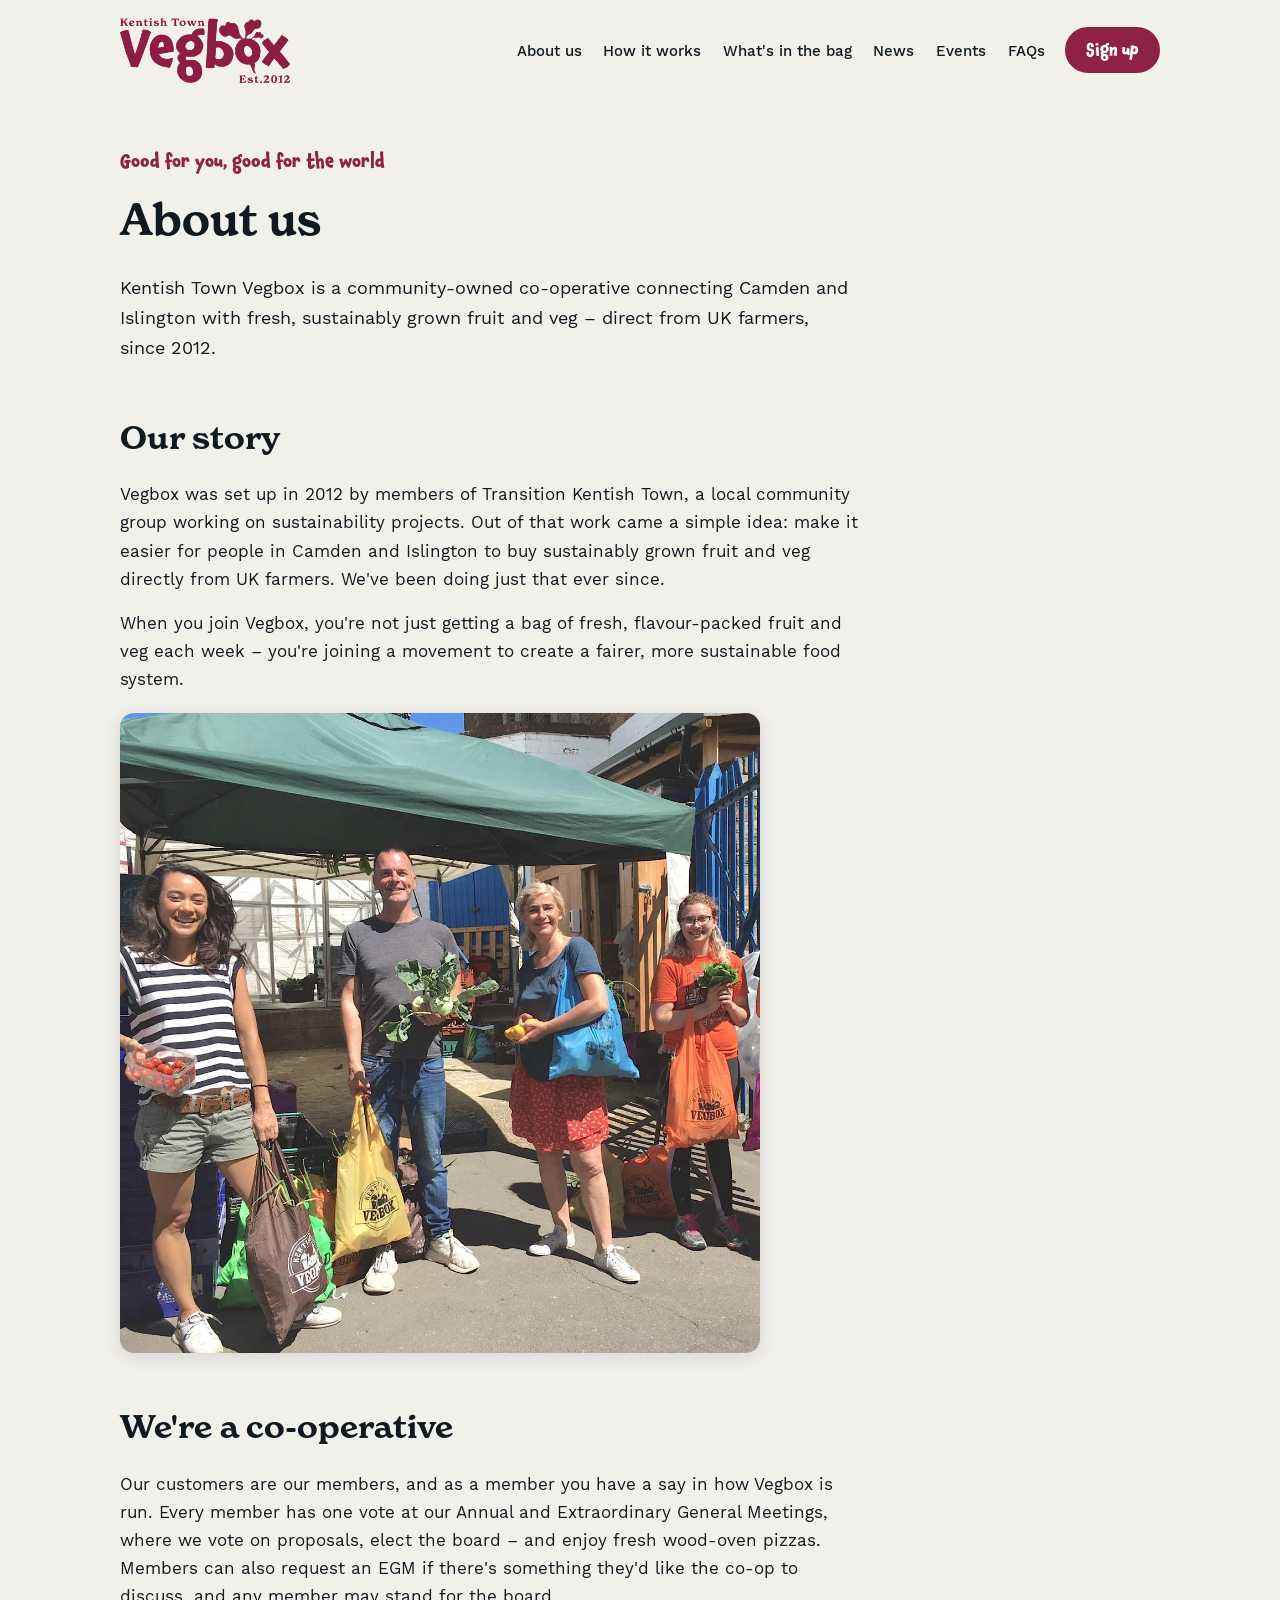
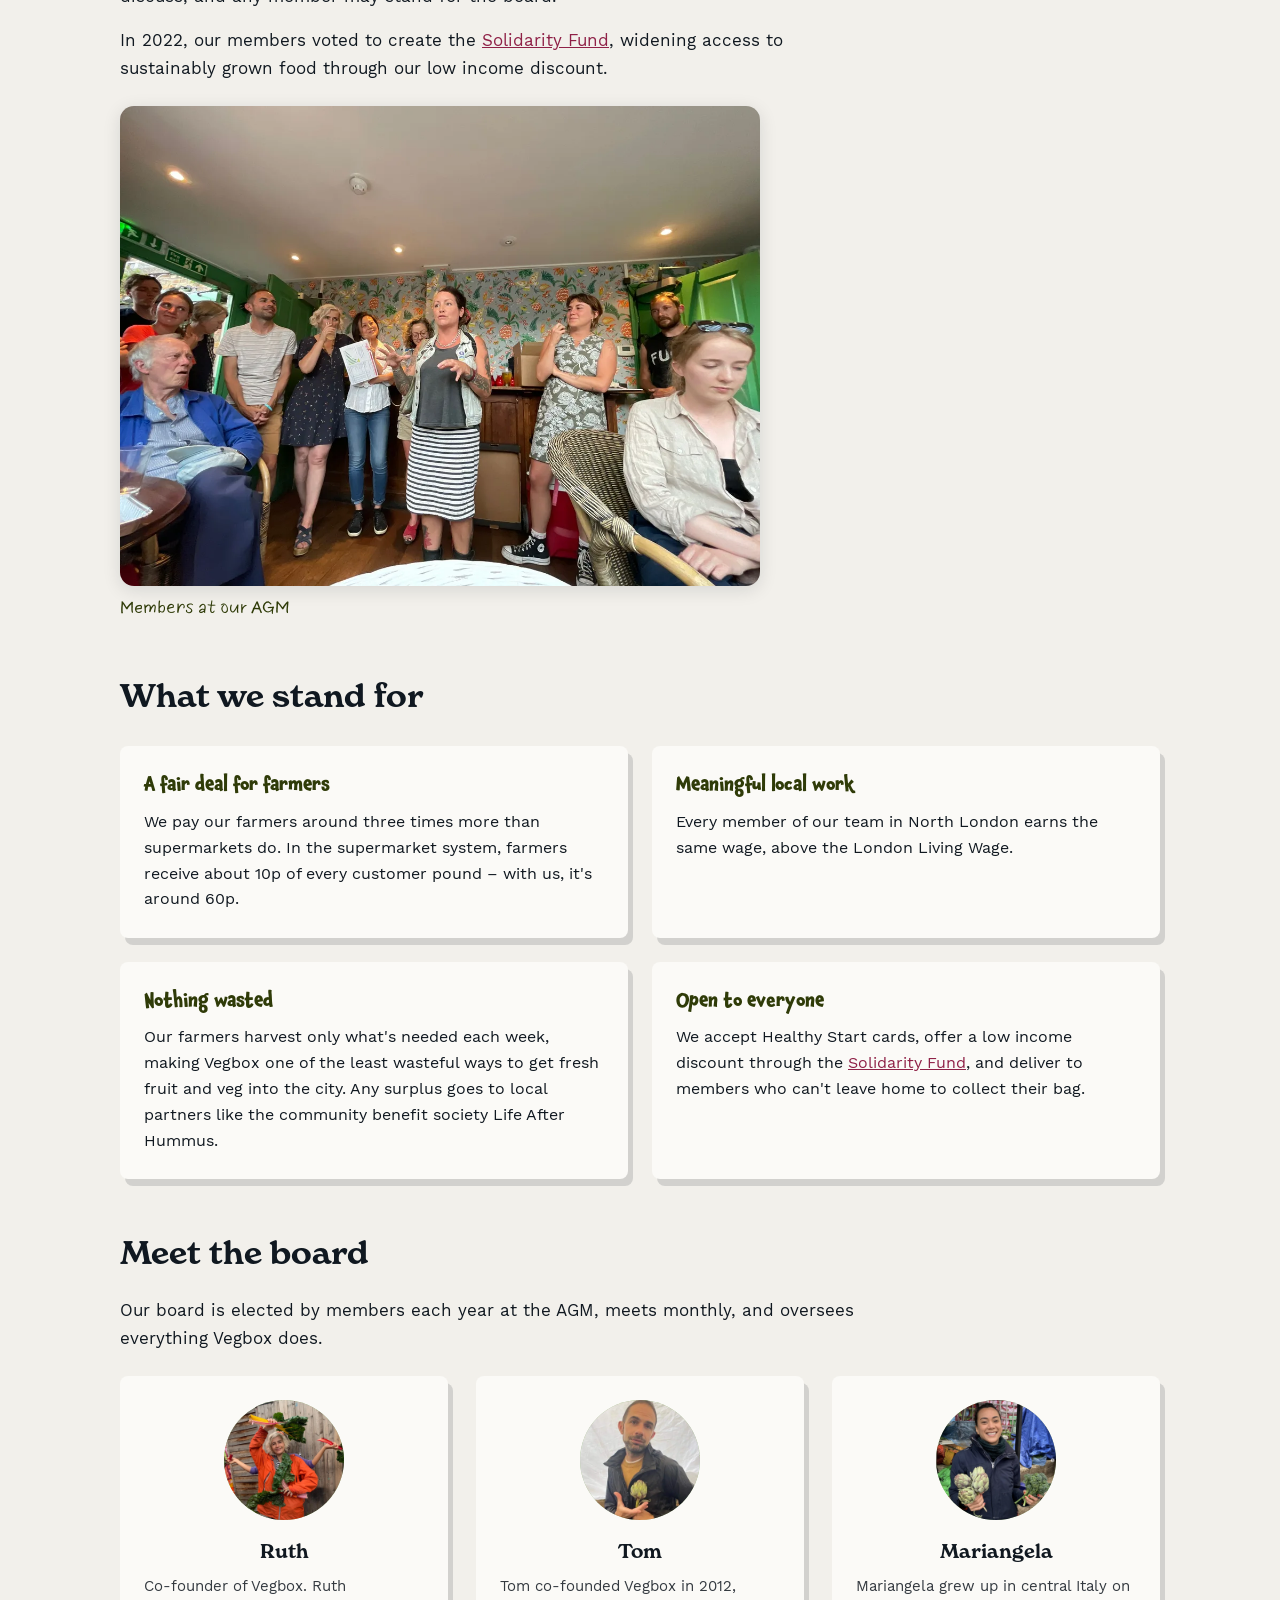
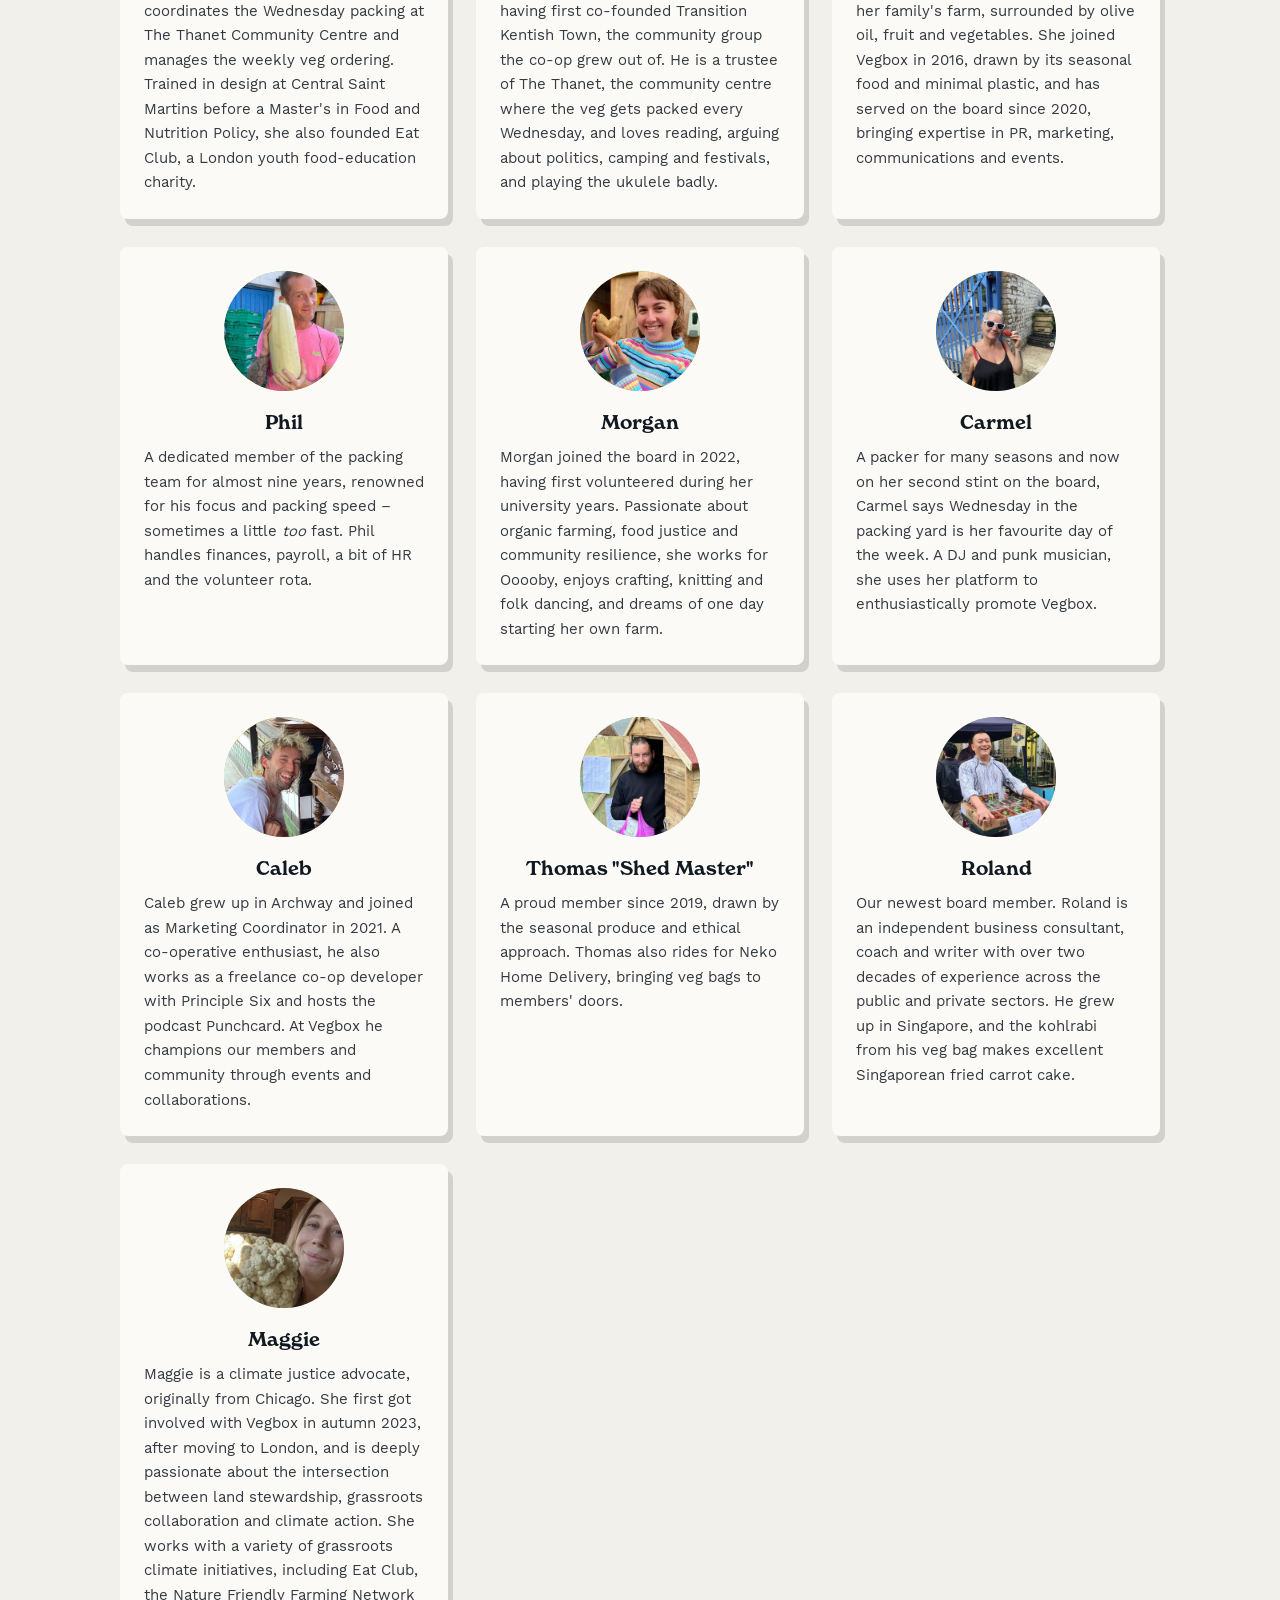
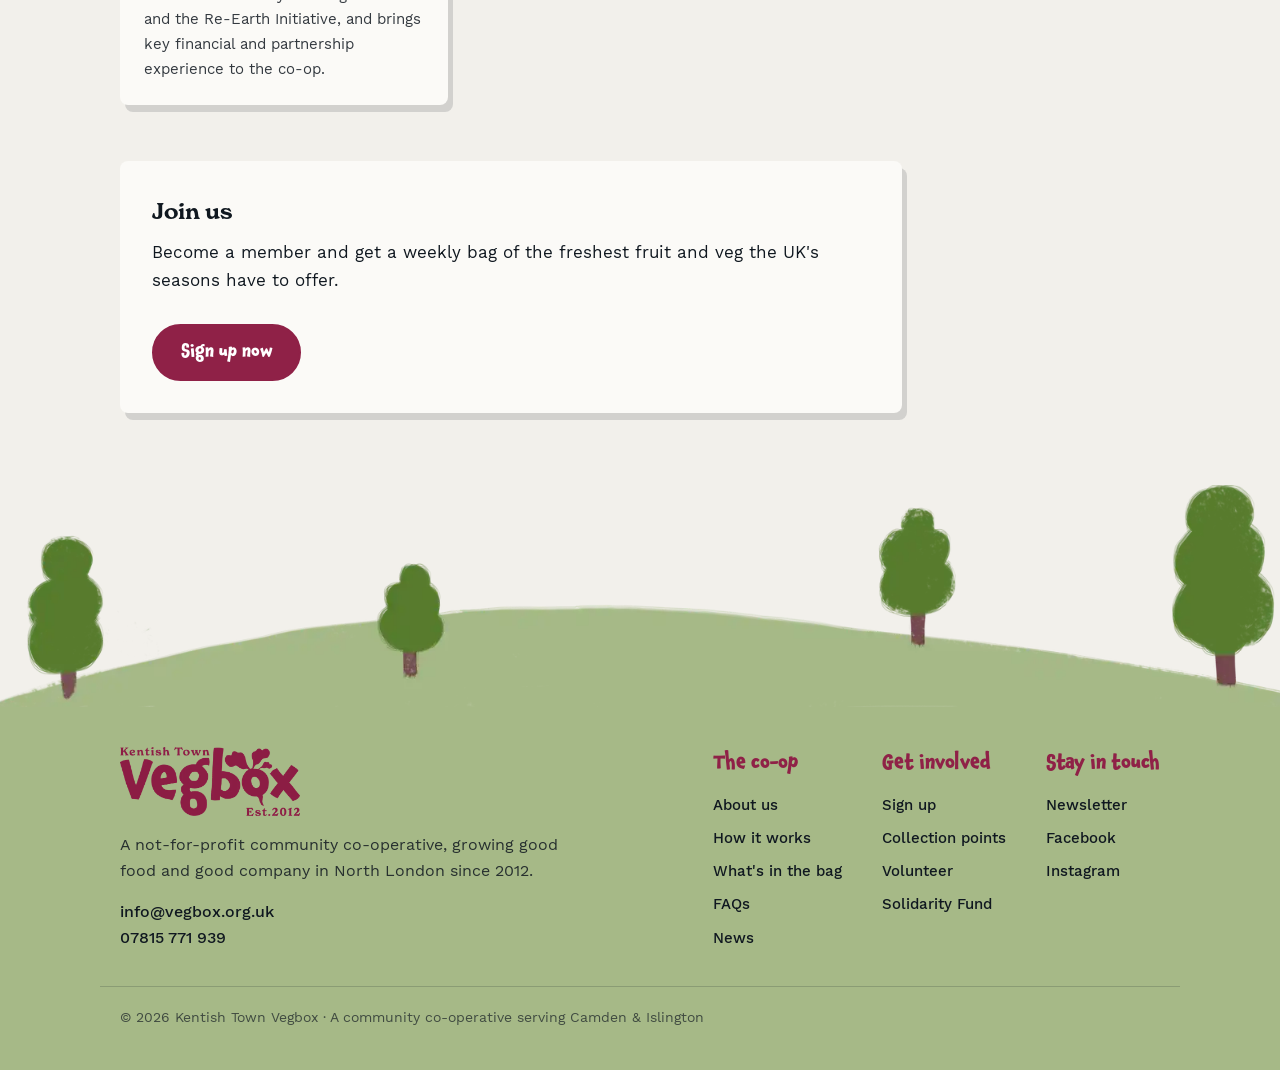
<file: about.html>
<!DOCTYPE html>
<html lang="en-GB">
<head>
<meta charset="UTF-8">
<meta name="viewport" content="width=device-width, initial-scale=1.0">
<title>About us – Kentish Town Vegbox</title>
<meta name="description" content="Kentish Town Vegbox is a community-owned co-operative, est. 2012, connecting Camden and Islington with sustainably grown fruit and veg direct from UK farmers.">
<link rel="apple-touch-icon" sizes="180x180" href="/favicons/apple-touch-icon.png">
<link rel="icon" type="image/png" sizes="32x32" href="/favicons/favicon-32x32.png">
<link rel="icon" type="image/png" sizes="16x16" href="/favicons/favicon-16x16.png">
<link rel="manifest" href="/site.webmanifest">
<link rel="stylesheet" href="styles.css">
<style>
.lede{font-size:1.15rem;max-width:40em;margin-bottom:1rem}
main p{max-width:44em;margin-bottom:1rem}
.photo{border-radius:14px;box-shadow:0 4px 18px rgba(16,24,32,.12);margin:1.25rem 0;max-width:640px;width:100%}
figure.ph{margin:1.5rem 0;max-width:640px}
figure.ph img{border-radius:14px;box-shadow:0 4px 18px rgba(16,24,32,.12);width:100%}
figure.ph figcaption{font-family:var(--hand);font-size:1.05rem;color:var(--green);margin-top:.5rem}
.figrow{display:grid;grid-template-columns:1fr 1fr;gap:1.5rem;margin:1.75rem 0}
.figrow img{border-radius:14px;box-shadow:0 4px 18px rgba(16,24,32,.12);width:100%;height:100%;object-fit:cover;aspect-ratio:3/2}
@media (max-width:640px){.figrow{grid-template-columns:1fr}}
.values{display:grid;grid-template-columns:repeat(2,1fr);gap:1.5rem;margin-top:1.5rem}
.value{background:var(--card);border-radius:8px;padding:1.5rem 1.5rem 1.6rem;box-shadow:5px 7px 0 rgba(16,24,32,.14)}
.value h3{font-family:var(--fun);font-size:1.15rem;color:var(--green);margin-bottom:.5rem}
.value p{font-size:.98rem;margin:0}
.board{display:grid;grid-template-columns:repeat(3,1fr);gap:1.75rem;margin-top:1.5rem}
.person{background:var(--card);border-radius:8px;padding:1.5rem;box-shadow:5px 7px 0 rgba(16,24,32,.14);text-align:center}
.avatar{position:relative;width:120px;height:120px;margin:0 auto 1rem;border-radius:50%;overflow:hidden;background:var(--sage)}
.avatar span{position:absolute;inset:0;display:flex;align-items:center;justify-content:center;font-family:var(--display);font-weight:700;font-size:2.4rem;color:var(--green)}
.avatar img{position:absolute;inset:0;width:100%;height:100%;object-fit:cover;z-index:1}
.person h3{font-family:var(--display);font-weight:700;font-size:1.2rem;margin-bottom:.4rem}
.person p{font-size:.93rem;color:rgba(16,24,32,.85);margin:0;text-align:left}
.cta-band{margin-top:3.5rem;background:var(--card);border-radius:8px;padding:2rem;box-shadow:5px 7px 0 rgba(16,24,32,.14);max-width:46em}
.cta-band h2{font-family:var(--display);font-weight:700;font-size:1.4rem;margin-bottom:.5rem}
.btn{margin-top:.85rem}
@media (max-width:900px){.board{grid-template-columns:repeat(2,1fr)}}
@media (max-width:640px){.values,.board{grid-template-columns:1fr}}
</style>
</head>
<body>

<header>
  <div class="nav">
    <a href="index.html" aria-label="Kentish Town Vegbox – home"><img src="images/logo.webp" alt="Kentish Town Vegbox, est. 2012"></a>
    <nav aria-label="Main" class="nav-links">
      <ul>
        <li><a href="about.html" aria-current="page">About us</a></li>
        <li><a href="how-it-works.html">How it works</a></li>
        <li><a href="whats-in-the-bag.html">What's in the bag</a></li>
        <li><a href="news.html">News</a></li>
        <li><a href="https://dandelion.events/o/vegbox" target="_blank" rel="noopener">Events</a></li>
        <li><a href="faq.html">FAQs</a></li>
      </ul>
    </nav>
    <a class="cta" href="sign-up.html">Sign up</a>
  </div>
</header>

<main>
  <div class="wrap">
    <p class="sub">Good for you, good for the world</p>
    <h1>About us</h1>
    <p class="lede">Kentish Town Vegbox is a community-owned co-operative connecting Camden and Islington with fresh, sustainably grown fruit and veg – direct from UK farmers, since 2012.</p>

    <h2 class="sec">Our story</h2>
    <p>Vegbox was set up in 2012 by members of Transition Kentish Town, a local community group working on sustainability projects. Out of that work came a simple idea: make it easier for people in Camden and Islington to buy sustainably grown fruit and veg directly from UK farmers. We've been doing just that ever since.</p>
    <p>When you join Vegbox, you're not just getting a bag of fresh, flavour-packed fruit and veg each week – you're joining a movement to create a fairer, more sustainable food system.</p>
    <img class="photo" src="images/site/team_stall.webp" alt="Four smiling Vegbox members at a stall, holding strawberries, kohlrabi and Vegbox bags in the sunshine">

    <h2 class="sec">We're a co-operative</h2>
    <p>Our customers are our members, and as a member you have a say in how Vegbox is run. Every member has one vote at our Annual and Extraordinary General Meetings, where we vote on proposals, elect the board – and enjoy fresh wood-oven pizzas. Members can also request an EGM if there's something they'd like the co-op to discuss, and any member may stand for the board.</p>
    <p>In 2022, our members voted to create the <a href="solidarity-fund.html">Solidarity Fund</a>, widening access to sustainably grown food through our low income discount.</p>
    <figure class="ph">
      <img src="images/site/agm.webp" alt="A packed room of Vegbox members listening to a board update at the AGM">
      <figcaption>Members at our AGM</figcaption>
    </figure>

    <h2 class="sec">What we stand for</h2>
    <div class="values">
      <div class="value">
        <h3>A fair deal for farmers</h3>
        <p>We pay our farmers around three times more than supermarkets do. In the supermarket system, farmers receive about 10p of every customer pound – with us, it's around 60p.</p>
      </div>
      <div class="value">
        <h3>Meaningful local work</h3>
        <p>Every member of our team in North London earns the same wage, above the London Living Wage.</p>
      </div>
      <div class="value">
        <h3>Nothing wasted</h3>
        <p>Our farmers harvest only what's needed each week, making Vegbox one of the least wasteful ways to get fresh fruit and veg into the city. Any surplus goes to local partners like the community benefit society Life After Hummus.</p>
      </div>
      <div class="value">
        <h3>Open to everyone</h3>
        <p>We accept Healthy Start cards, offer a low income discount through the <a href="solidarity-fund.html">Solidarity Fund</a>, and deliver to members who can't leave home to collect their bag.</p>
      </div>
    </div>

    <h2 class="sec">Meet the board</h2>
    <p>Our board is elected by members each year at the AGM, meets monthly, and oversees everything Vegbox does.</p>
    <div class="board">
      <div class="person">
        <div class="avatar"><img src="images/board/ruth.webp" alt="Ruth" onerror="this.remove()"><span aria-hidden="true">R</span></div>
        <h3>Ruth</h3>
        <p>Co-founder of Vegbox. Ruth coordinates the Wednesday packing at The Thanet Community Centre and manages the weekly veg ordering. Trained in design at Central Saint Martins before a Master's in Food and Nutrition Policy, she also founded Eat Club, a London youth food-education charity.</p>
      </div>
      <div class="person">
        <div class="avatar"><img src="images/board/tom.webp" alt="Tom" onerror="this.remove()"><span aria-hidden="true">T</span></div>
        <h3>Tom</h3>
        <p>Tom co-founded Vegbox in 2012, having first co-founded Transition Kentish Town, the community group the co-op grew out of. He is a trustee of The Thanet, the community centre where the veg gets packed every Wednesday, and loves reading, arguing about politics, camping and festivals, and playing the ukulele badly.</p>
      </div>
      <div class="person">
        <div class="avatar"><img src="images/board/mariangela.webp" alt="Mariangela" onerror="this.remove()"><span aria-hidden="true">M</span></div>
        <h3>Mariangela</h3>
        <p>Mariangela grew up in central Italy on her family's farm, surrounded by olive oil, fruit and vegetables. She joined Vegbox in 2016, drawn by its seasonal food and minimal plastic, and has served on the board since 2020, bringing expertise in PR, marketing, communications and events.</p>
      </div>
      <div class="person">
        <div class="avatar"><img src="images/board/phil.webp" alt="Phil" onerror="this.remove()"><span aria-hidden="true">P</span></div>
        <h3>Phil</h3>
        <p>A dedicated member of the packing team for almost nine years, renowned for his focus and packing speed – sometimes a little <em>too</em> fast. Phil handles finances, payroll, a bit of HR and the volunteer rota.</p>
      </div>
      <div class="person">
        <div class="avatar"><img src="images/board/morgan.webp" alt="Morgan" onerror="this.remove()"><span aria-hidden="true">M</span></div>
        <h3>Morgan</h3>
        <p>Morgan joined the board in 2022, having first volunteered during her university years. Passionate about organic farming, food justice and community resilience, she works for Ooooby, enjoys crafting, knitting and folk dancing, and dreams of one day starting her own farm.</p>
      </div>
      <div class="person">
        <div class="avatar"><img src="images/board/carmel.webp" alt="Carmel" onerror="this.remove()"><span aria-hidden="true">C</span></div>
        <h3>Carmel</h3>
        <p>A packer for many seasons and now on her second stint on the board, Carmel says Wednesday in the packing yard is her favourite day of the week. A DJ and punk musician, she uses her platform to enthusiastically promote Vegbox.</p>
      </div>
      <div class="person">
        <div class="avatar"><img src="images/board/caleb.webp" alt="Caleb" onerror="this.remove()"><span aria-hidden="true">C</span></div>
        <h3>Caleb</h3>
        <p>Caleb grew up in Archway and joined as Marketing Coordinator in 2021. A co-operative enthusiast, he also works as a freelance co-op developer with Principle Six and hosts the podcast Punchcard. At Vegbox he champions our members and community through events and collaborations.</p>
      </div>
      <div class="person">
        <div class="avatar"><img src="images/board/thomas.webp" alt="Thomas" onerror="this.remove()"><span aria-hidden="true">T</span></div>
        <h3>Thomas "Shed Master"</h3>
        <p>A proud member since 2019, drawn by the seasonal produce and ethical approach. Thomas also rides for Neko Home Delivery, bringing veg bags to members' doors.</p>
      </div>
      <div class="person">
        <div class="avatar"><img src="images/board/roland.webp" alt="Roland" onerror="this.remove()"><span aria-hidden="true">R</span></div>
        <h3>Roland</h3>
        <p>Our newest board member. Roland is an independent business consultant, coach and writer with over two decades of experience across the public and private sectors. He grew up in Singapore, and the kohlrabi from his veg bag makes excellent Singaporean fried carrot cake.</p>
      </div>
      <div class="person">
        <div class="avatar"><img src="images/board/maggie.webp" alt="Maggie" onerror="this.remove()"><span aria-hidden="true">M</span></div>
        <h3>Maggie</h3>
        <p>Maggie is a climate justice advocate, originally from Chicago. She first got involved with Vegbox in autumn 2023, after moving to London, and is deeply passionate about the intersection between land stewardship, grassroots collaboration and climate action. She works with a variety of grassroots climate initiatives, including Eat Club, the Nature Friendly Farming Network and the Re-Earth Initiative, and brings key financial and partnership experience to the co-op.</p>
      </div>
    </div>

    <div class="cta-band">
      <h2>Join us</h2>
      <p>Become a member and get a weekly bag of the freshest fruit and veg the UK's seasons have to offer.</p>
      <a class="btn" href="sign-up.html">Sign up now</a>
    </div>
  </div>
</main>

<div class="trees" aria-hidden="true">
  <img src="images/trees.webp" alt="A background illustration of trees on a hill.">
</div>
<footer>
  <div class="wrap footer-grid">
    <div class="footer-brand">
      <img src="images/logo.webp" alt="Kentish Town Vegbox, est. 2012">
      <p>A not-for-profit community co-operative, growing good food and good company in North London since 2012.</p>
      <p class="footer-contact">
        <a href="mailto:info@vegbox.org.uk">info@vegbox.org.uk</a><br>
        <a href="tel:+447815771939">07815 771 939</a>
      </p>
    </div>
    <nav class="footer-col" aria-label="About the co-op">
      <h2>The co-op</h2>
      <ul>
        <li><a href="about.html">About us</a></li>
        <li><a href="how-it-works.html">How it works</a></li>
        <li><a href="whats-in-the-bag.html">What's in the bag</a></li>
        <li><a href="faq.html">FAQs</a></li>
        <li><a href="news.html">News</a></li>
      </ul>
    </nav>
    <nav class="footer-col" aria-label="Get involved">
      <h2>Get involved</h2>
      <ul>
        <li><a href="sign-up.html">Sign up</a></li>
        <li><a href="index.html#collect">Collection points</a></li>
        <li><a href="index.html#visit">Volunteer</a></li>
        <li><a href="solidarity-fund.html">Solidarity Fund</a></li>
      </ul>
    </nav>
    <nav class="footer-col" aria-label="Stay in touch">
      <h2>Stay in touch</h2>
      <ul>
        <li><a href="https://kentishtownvegbox.substack.com/" target="_blank" rel="noopener">Newsletter</a></li>
        <li><a href="https://www.facebook.com/KentishTownVegbox/" target="_blank" rel="noopener">Facebook</a></li>
        <li><a href="https://www.instagram.com/kentishtownvegbox/" target="_blank" rel="noopener">Instagram</a></li>
      </ul>
    </nav>
  </div>
  <div class="wrap footer-base">
    <p>&copy; 2026 Kentish Town Vegbox &middot; A community co-operative serving Camden &amp; Islington</p>
  </div>
</footer>

</body>
</html>
</file>
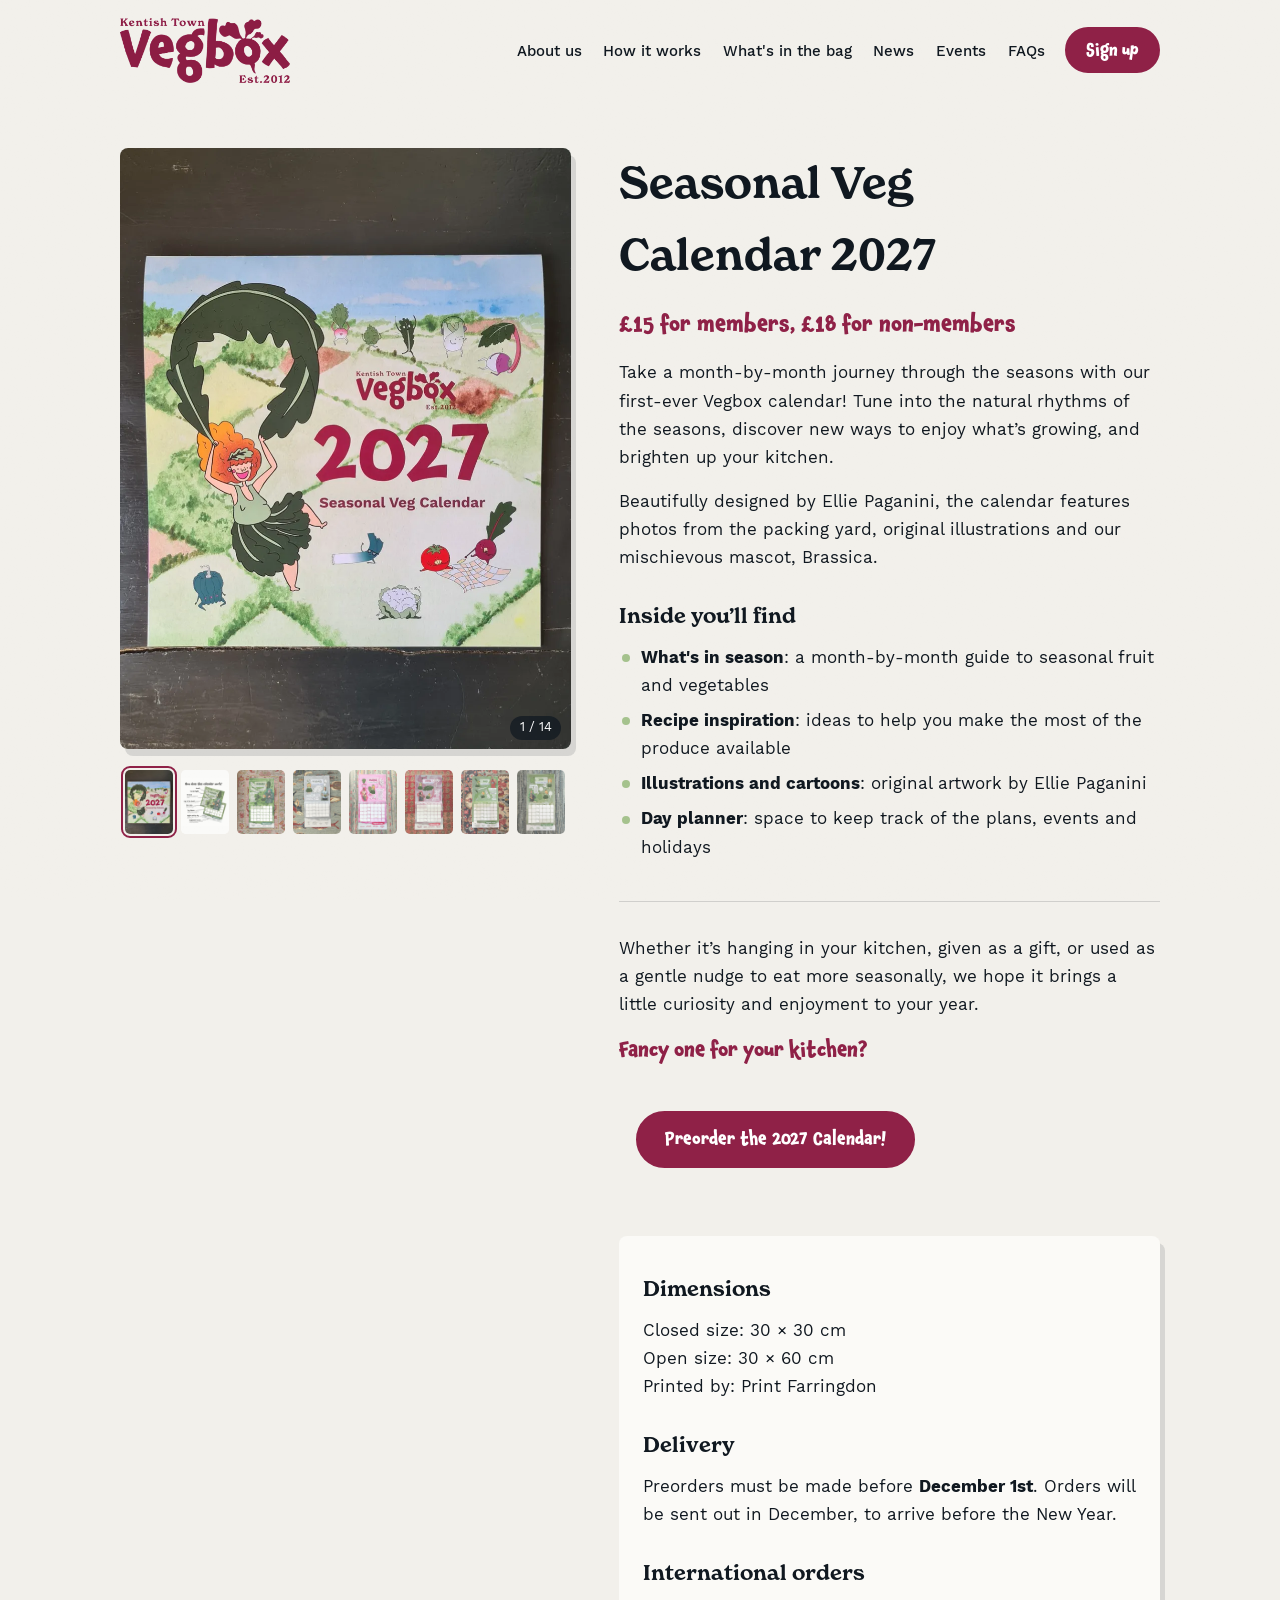
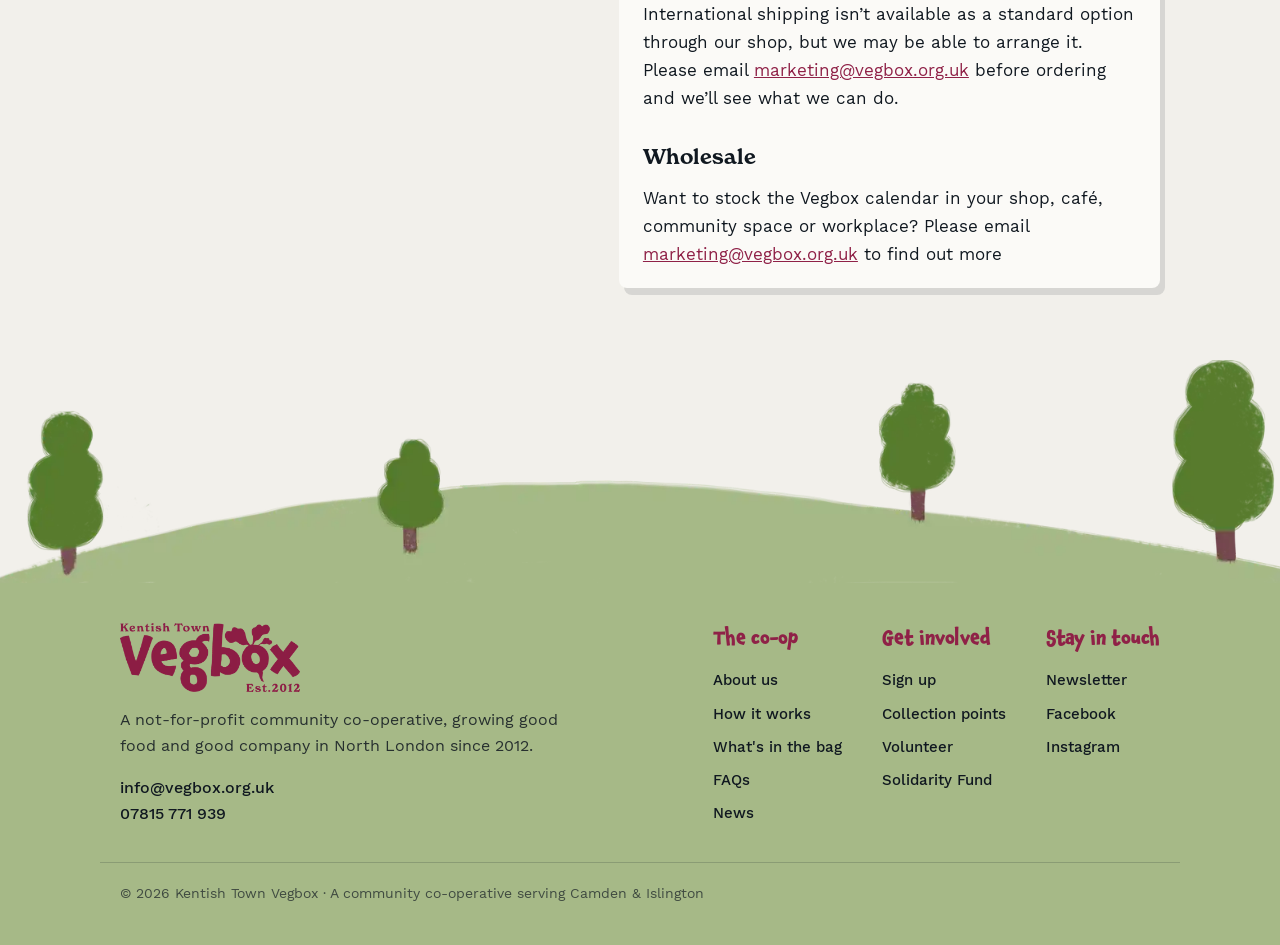
<file: calendar.html>
<!DOCTYPE html>
<html lang="en-GB">
<head>
<meta charset="UTF-8">
<meta name="viewport" content="width=device-width, initial-scale=1.0">
<title>Seasonal Veg Calendar 2027 – Kentish Town Vegbox</title>
<meta name="description" content="The first-ever Kentish Town Vegbox calendar for 2027: a month-by-month guide to seasonal veg, recipe ideas and original illustrations by Ellie Paganini. £15 for members, £18 for non-members.">
<link rel="apple-touch-icon" sizes="180x180" href="/favicons/apple-touch-icon.png">
<link rel="icon" type="image/png" sizes="32x32" href="/favicons/favicon-32x32.png">
<link rel="icon" type="image/png" sizes="16x16" href="/favicons/favicon-16x16.png">
<link rel="manifest" href="/site.webmanifest">
<link rel="stylesheet" href="styles.css">
<style>
.cal{display:grid;grid-template-columns:minmax(0,5fr) minmax(0,6fr);gap:3rem;align-items:start}

/* ---------- gallery (sticky on desktop) ---------- */
.gallery{position:sticky;top:1.5rem}
.stage{position:relative;background:var(--card);border-radius:8px;box-shadow:5px 7px 0 rgba(16,24,32,.12);overflow:hidden;aspect-ratio:3/4;width:min(100%,calc((100vh - 10rem) * .75));min-width:240px}
.stage{cursor:zoom-in}
.stage img{position:absolute;inset:0;width:100%;height:100%;object-fit:contain}
.stage.zoomed{position:fixed;inset:0;z-index:100;width:auto;aspect-ratio:auto;border-radius:0;box-shadow:none;background:rgba(16,24,32,.88);cursor:zoom-out;display:flex;align-items:center;justify-content:center;padding:1.5rem}
.stage.zoomed img{position:static;width:min(100%,calc((100vh - 3rem) * .75));height:auto;aspect-ratio:3/4;border-radius:8px}
.stage.zoomed .count{display:none}
.gallery:has(.stage.zoomed){z-index:100}
.stage:not(:hover, :focus-visible, :focus-within) .arrow {opacity: 0}
.arrow{position:absolute;top:50%;transform:translateY(-50%);width:2.5rem;height:2.5rem;border-radius:50%;border:2px solid var(--beet);background:rgba(251,250,247,.92);color:var(--beet);font-family:var(--body);font-weight:bold;font-size:1.3rem;cursor:pointer;transition:opacity .15s}
.arrow:hover{background:var(--beet);color:#fff}
.arrow.prev{left:.6rem}
.arrow.next{right:.6rem}
.count{position:absolute;right:.6rem;bottom:.6rem;background:rgba(16,24,32,.72);color:#fff;font-size:.8rem;line-height:1;padding:.35rem .6rem;border-radius:999px}
.thumbs{display:flex;gap:.5rem;margin-top:1rem;overflow-x:auto;padding:.3rem .3rem .6rem;list-style:none;width:min(100%,calc((100vh - 10rem) * .75));scrollbar-width:thin}
.thumbs button{display:block;flex:none;width:48px;height:64px;padding:0;border:0;border-radius:5px;overflow:hidden;cursor:pointer;background:var(--card);opacity:.7;outline:2px solid transparent;outline-offset:2px;transition:opacity .15s}
.thumbs button:hover{opacity:1}
.thumbs button:is([aria-current="true"], :focus-visible){opacity:1;outline-color:var(--beet)}
.thumbs img{width:100%;height:100%;object-fit:contain}

/* ---------- text column ---------- */
.price{font-family:var(--fun);font-size:1.35rem;color:var(--beet);margin-bottom:1.5rem}
.info p{margin-bottom:1rem;max-width:36em}
.info h2{font-family:var(--display);font-weight:700;font-size:1.3rem;margin:1.75rem 0 .6rem}
.inside{list-style:none;margin-bottom:1.75rem}
.inside li{position:relative;padding-left:1.4rem;margin-bottom:.45rem}
.inside li::before{content:"";position:absolute;left:.2rem;top:.65em;width:.5rem;height:.5rem;border-radius:50%;background:var(--sage)}
.inside strong{font-weight:700}
.buy{margin:2.25rem 0 0}
.closing{margin-top:2.5rem;padding-top:2rem;border-top:1.5px solid rgba(16,24,32,.15)}
.closing .ask{font-family:var(--fun);font-size:1.25rem;color:var(--beet);margin-bottom:1rem}
.closing .btn{margin-left:1em}
.details{margin-top:2.5rem;background:var(--card);border-radius:8px;box-shadow:5px 7px 0 rgba(16,24,32,.12);padding:.5rem 1.5rem 1.25rem}
.details p:last-child{margin-bottom:0}

@media (max-width:820px){
  .cal{grid-template-columns:minmax(0,1fr);gap:2rem}
  .gallery{position:static}
  .stage,.thumbs{width:100%}
}
</style>
</head>
<body>

<header>
  <div class="nav">
    <a href="index.html" aria-label="Kentish Town Vegbox – home"><img src="images/logo.webp" alt="Kentish Town Vegbox, est. 2012"></a>
    <nav aria-label="Main" class="nav-links">
      <ul>
        <li><a href="about.html">About us</a></li>
        <li><a href="how-it-works.html">How it works</a></li>
        <li><a href="whats-in-the-bag.html">What's in the bag</a></li>
        <li><a href="news.html">News</a></li>
        <li><a href="https://dandelion.events/o/vegbox" target="_blank" rel="noopener">Events</a></li>
        <li><a href="faq.html">FAQs</a></li>
      </ul>
    </nav>
    <a class="cta" href="sign-up.html">Sign up</a>
  </div>
</header>

<main>
  <div class="wrap">
    <div class="cal">

      <div class="gallery" id="gallery" role="group" aria-roledescription="carousel" aria-label="Calendar pictures">
        <div class="stage">
          <img id="stage-img" src="images/calendar/cover.webp" alt="Cover of the Kentish Town Vegbox Seasonal Veg Calendar 2027, showing Brassica the cabbage sprite above a patchwork of fields">
          <button class="arrow prev" type="button" aria-label="Previous picture">&larr;</button>
          <button class="arrow next" type="button" aria-label="Next picture">&rarr;</button>
          <span class="count" aria-live="polite"></span>
        </div>
        <!--
          To add a picture, add another <li> below. Thumbnails whose image
          is missing are removed automatically, so it's safe to list pictures
          before the files are uploaded.
        -->
        <ul class="thumbs" aria-label="Choose a picture">
          <li><button type="button" data-src="images/calendar/cover.webp" data-alt="Cover of the Kentish Town Vegbox Seasonal Veg Calendar 2027, showing Brassica the cabbage sprite above a patchwork of fields" aria-current="true"><img src="images/calendar/cover.webp" alt="Cover"></button></li>
          <li><button type="button" data-src="images/calendar/instructions.webp" data-alt="How does this calendar work? A diagram labelling the month, veg spotlight, Brassica, veg of the month, our team, day planner, Vegbox pick up day and suggested recipes"><img src="images/calendar/instructions.webp" alt="How it works"></button></li>
          <li><button type="button" data-src="images/calendar/1.webp" data-alt="January page of the 2027 calendar"><img src="images/calendar/1.webp" alt="January"></button></li>
          <li><button type="button" data-src="images/calendar/2.webp" data-alt="February page of the 2027 calendar"><img src="images/calendar/2.webp" alt="February"></button></li>
          <li><button type="button" data-src="images/calendar/3.webp" data-alt="March page of the 2027 calendar"><img src="images/calendar/3.webp" alt="March"></button></li>
          <li><button type="button" data-src="images/calendar/4.webp" data-alt="April page of the 2027 calendar"><img src="images/calendar/4.webp" alt="April"></button></li>
          <li><button type="button" data-src="images/calendar/5.webp" data-alt="May page of the 2027 calendar"><img src="images/calendar/5.webp" alt="May"></button></li>
          <li><button type="button" data-src="images/calendar/6.webp" data-alt="June page of the 2027 calendar"><img src="images/calendar/6.webp" alt="June"></button></li>
          <li><button type="button" data-src="images/calendar/7.webp" data-alt="July page of the 2027 calendar"><img src="images/calendar/7.webp" alt="July"></button></li>
          <li><button type="button" data-src="images/calendar/8.webp" data-alt="August page of the 2027 calendar"><img src="images/calendar/8.webp" alt="August"></button></li>
          <li><button type="button" data-src="images/calendar/9.webp" data-alt="September page of the 2027 calendar"><img src="images/calendar/9.webp" alt="September"></button></li>
          <li><button type="button" data-src="images/calendar/10.webp" data-alt="October page of the 2027 calendar"><img src="images/calendar/10.webp" alt="October"></button></li>
          <li><button type="button" data-src="images/calendar/11.webp" data-alt="November page of the 2027 calendar"><img src="images/calendar/11.webp" alt="November"></button></li>
          <li><button type="button" data-src="images/calendar/12.webp" data-alt="December page of the 2027 calendar"><img src="images/calendar/12.webp" alt="December"></button></li>
        </ul>
      </div>

      <div class="info">
        <h1>Seasonal Veg Calendar 2027</h1>
        <p class="price">£15 for members, £18 for non-members</p>

        <p>Take a month-by-month journey through the seasons with our first-ever Vegbox calendar! Tune into the natural rhythms of the seasons, discover new ways to enjoy what’s growing, and brighten up your kitchen.</p>
        <p>Beautifully designed by Ellie Paganini, the calendar features photos from the packing yard, original illustrations and our mischievous mascot, Brassica.</p>

        <h2>Inside you’ll find</h2>
        <ul class="inside">
          <li><strong>What's in season</strong>: a month-by-month guide to seasonal fruit and vegetables</li>
          <li><strong>Recipe inspiration</strong>: ideas to help you make the most of the produce available</li>
          <li><strong>Illustrations and cartoons</strong>: original artwork by Ellie Paganini</li>
          <li><strong>Day planner</strong>: space to keep track of the plans, events and holidays</li>
        </ul>

        <div class="closing">
          <p>Whether it’s hanging in your kitchen, given as a gift, or used as a gentle nudge to eat more seasonally, we hope it brings a little curiosity and enjoyment to your year.</p>
          <p class="ask">Fancy one for your kitchen?</p>
          <br/>
          <a class="btn" href="https://dandelion.events/e/vegbox-calendar-2027" target="_blank" rel="noopener">Preorder the 2027 Calendar!</a>
          <br/>
          <br/>
        </div>

        <div class="details">
          <h2>Dimensions</h2>
          <p>Closed size: 30 × 30 cm<br>Open size: 30 × 60 cm<br>Printed by: Print Farringdon</p>

          <h2>Delivery</h2>
          <p>Preorders must be made before <b>December 1st</b>. Orders will be sent out in December, to arrive before the New Year.</p>

          <h2>International orders</h2>
          <p>International shipping isn’t available as a standard option through our shop, but we may be able to arrange it. Please email <a href="mailto:marketing@vegbox.org.uk">marketing@vegbox.org.uk</a> before ordering and we’ll see what we can do.</p>

          <h2>Wholesale</h2>
          <p>Want to stock the Vegbox calendar in your shop, café, community space or workplace? Please email <a href="mailto:marketing@vegbox.org.uk">marketing@vegbox.org.uk</a> to find out more</p>
        </div>
      </div>

    </div>
  </div>
</main>

<div class="trees" aria-hidden="true">
  <img src="images/trees.webp" alt="A background illustration of trees on a hill.">
</div>
<footer>
  <div class="wrap footer-grid">
    <div class="footer-brand">
      <img src="images/logo.webp" alt="Kentish Town Vegbox, est. 2012">
      <p>A not-for-profit community co-operative, growing good food and good company in North London since 2012.</p>
      <p class="footer-contact">
        <a href="mailto:info@vegbox.org.uk">info@vegbox.org.uk</a><br>
        <a href="tel:+447815771939">07815 771 939</a>
      </p>
    </div>
    <nav class="footer-col" aria-label="About the co-op">
      <h2>The co-op</h2>
      <ul>
        <li><a href="about.html">About us</a></li>
        <li><a href="how-it-works.html">How it works</a></li>
        <li><a href="whats-in-the-bag.html">What's in the bag</a></li>
        <li><a href="faq.html">FAQs</a></li>
        <li><a href="news.html">News</a></li>
      </ul>
    </nav>
    <nav class="footer-col" aria-label="Get involved">
      <h2>Get involved</h2>
      <ul>
        <li><a href="sign-up.html">Sign up</a></li>
        <li><a href="index.html#collect">Collection points</a></li>
        <li><a href="index.html#visit">Volunteer</a></li>
        <li><a href="solidarity-fund.html">Solidarity Fund</a></li>
      </ul>
    </nav>
    <nav class="footer-col" aria-label="Stay in touch">
      <h2>Stay in touch</h2>
      <ul>
        <li><a href="https://kentishtownvegbox.substack.com/" target="_blank" rel="noopener">Newsletter</a></li>
        <li><a href="https://www.facebook.com/KentishTownVegbox/" target="_blank" rel="noopener">Facebook</a></li>
        <li><a href="https://www.instagram.com/kentishtownvegbox/" target="_blank" rel="noopener">Instagram</a></li>
      </ul>
    </nav>
  </div>
  <div class="wrap footer-base">
    <p>&copy; 2026 Kentish Town Vegbox &middot; A community co-operative serving Camden &amp; Islington</p>
  </div>
</footer>

<script>
(function(){
  var gallery = document.getElementById('gallery');
  var stage = document.getElementById('stage-img');
  var strip = gallery.querySelector('.thumbs');
  var prev = gallery.querySelector('.prev');
  var next = gallery.querySelector('.next');
  var count = gallery.querySelector('.count');
  var current = 0;

  function items(){ return Array.prototype.slice.call(strip.querySelectorAll('button')); }

  function show(i){
    var list = items();
    current = (i + list.length) % list.length;
    list.forEach(function(b, n){
      if (n === current) b.setAttribute('aria-current', 'true');
      else b.removeAttribute('aria-current');
    });
    var b = list[current];
    stage.src = b.dataset.src;
    stage.alt = b.dataset.alt;
    count.textContent = (current + 1) + ' / ' + list.length;
    var left = b.offsetLeft - (strip.clientWidth - b.offsetWidth) / 2;
    strip.scrollTo({left: left, behavior: 'smooth'});
  }

  strip.addEventListener('click', function(e){
    var b = e.target.closest('button');
    if (b) show(items().indexOf(b));
  });

  prev.addEventListener('click', function(){ show(current - 1); });
  next.addEventListener('click', function(){ show(current + 1); });

  window.addEventListener('keydown', function(e){
    if (e.key === 'ArrowLeft') show(current - 1);
    else if (e.key === 'ArrowRight') show(current + 1);
  });

  // Swipe on touch screens.
  var startX = null;
  stage.parentNode.addEventListener('touchstart', function(e){ startX = e.touches[0].clientX; }, {passive:true});
  stage.parentNode.addEventListener('touchend', function(e){
    if (startX === null) return;
    var dx = e.changedTouches[0].clientX - startX;
    startX = null;
    if (Math.abs(dx) > 40) show(current + (dx < 0 ? 1 : -1));
  });

  var box = stage.parentNode;
  function zoom(on){
    box.classList.toggle('zoomed', on);
    document.body.style.overflow = on ? 'hidden' : '';
  }
  box.addEventListener('click', function(e){
    if (e.target.closest('.arrow')) return;
    zoom(!box.classList.contains('zoomed'));
  });
  window.addEventListener('keydown', function(e){
    if (e.key === 'Escape') zoom(false);
  });

  show(current);
})();
</script>

</body>
</html>
</file>
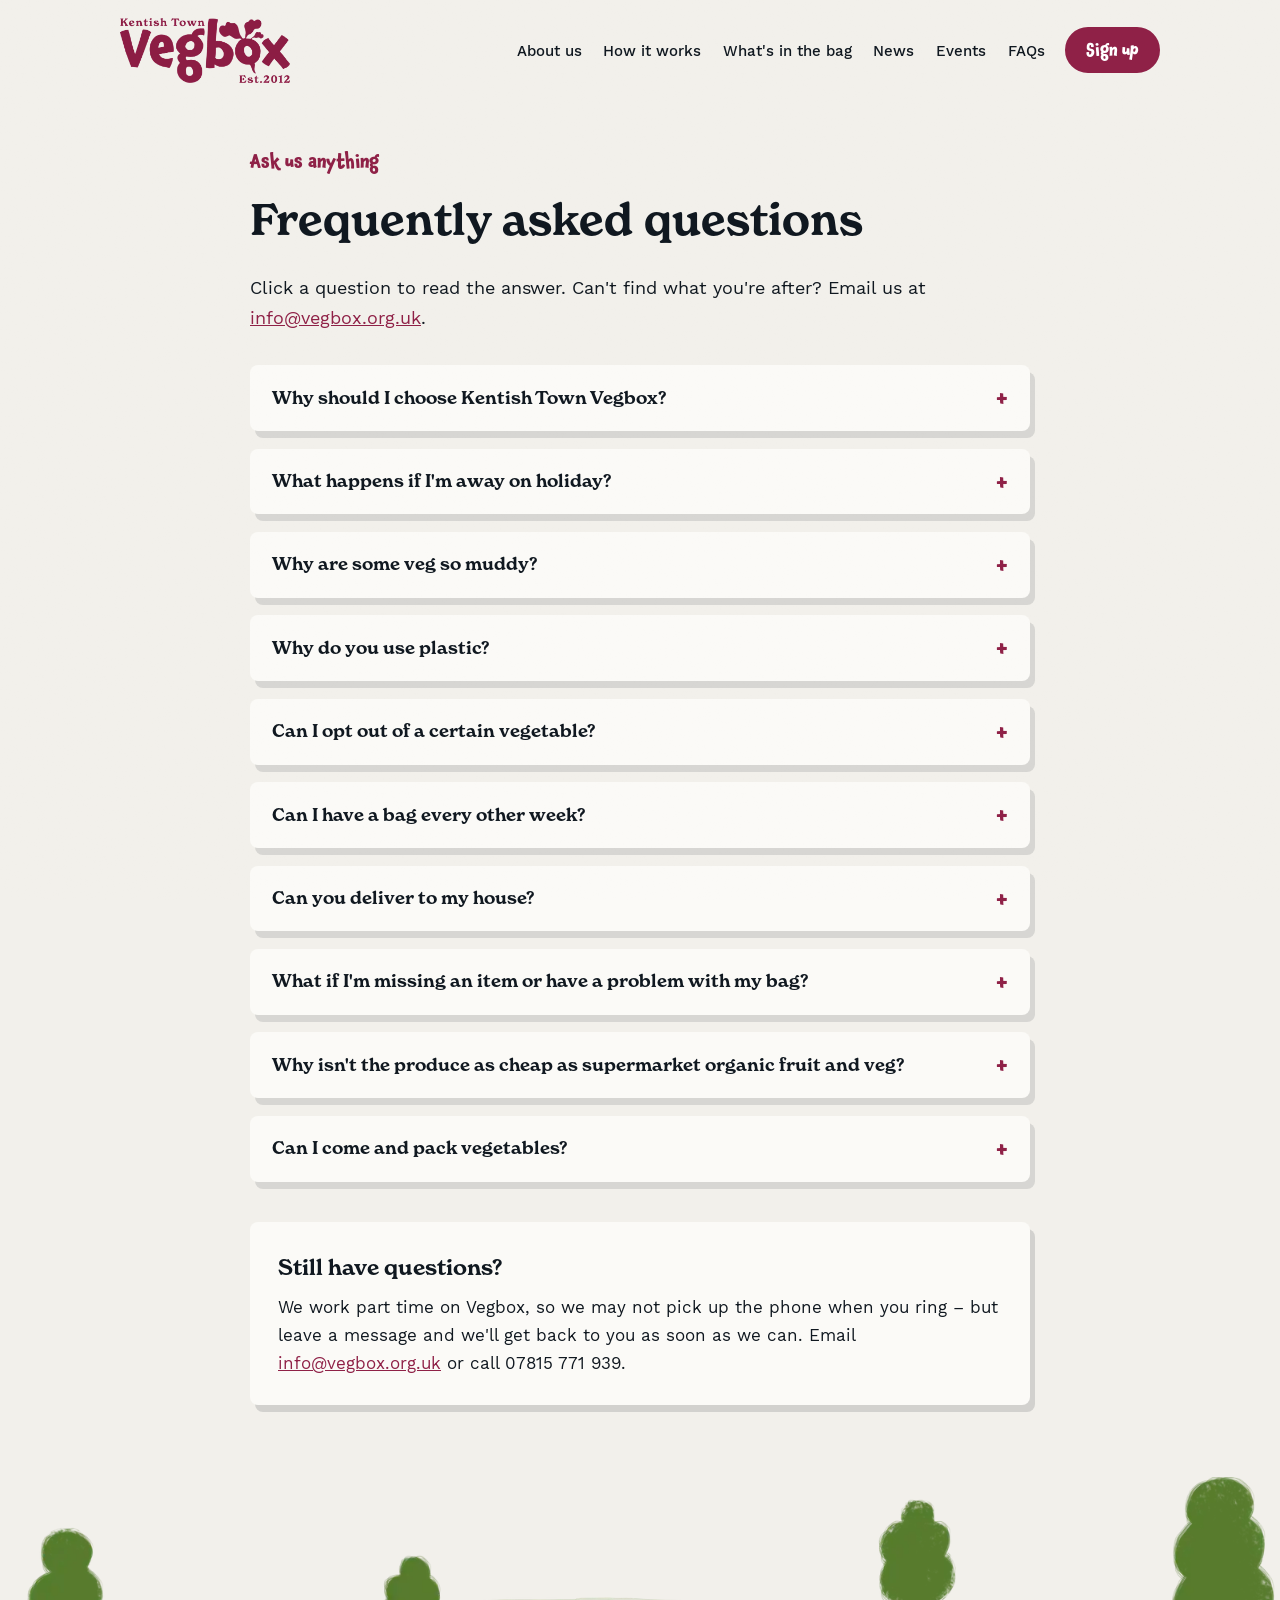
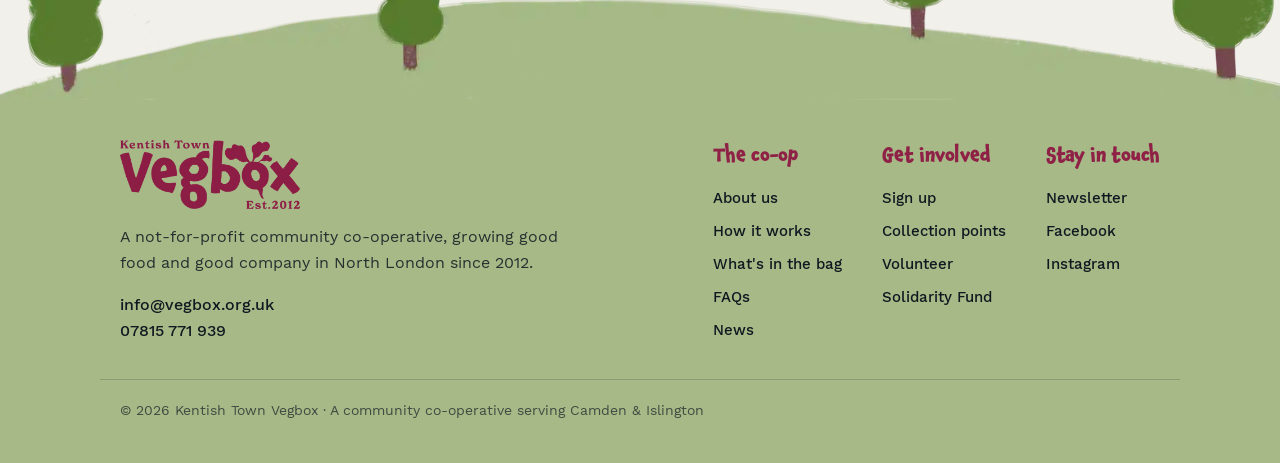
<file: faq.html>
<!DOCTYPE html>
<html lang="en-GB">
<head>
<meta charset="UTF-8">
<meta name="viewport" content="width=device-width, initial-scale=1.0">
<title>FAQs – Kentish Town Vegbox</title>
<meta name="description" content="Frequently asked questions about Kentish Town Vegbox – holidays, muddy veg, packaging, home delivery, prices and volunteering.">
<link rel="apple-touch-icon" sizes="180x180" href="/favicons/apple-touch-icon.png">
<link rel="icon" type="image/png" sizes="32x32" href="/favicons/favicon-32x32.png">
<link rel="icon" type="image/png" sizes="16x16" href="/favicons/favicon-16x16.png">
<link rel="manifest" href="/site.webmanifest">
<link rel="stylesheet" href="styles.css">
<style>
.lede{font-size:1.15rem;max-width:40em;margin-bottom:2rem}
details{background:var(--card);border-radius:8px;box-shadow:5px 7px 0 rgba(16,24,32,.12);margin-bottom:1.1rem;overflow:hidden}
summary{cursor:pointer;list-style:none;padding:1.15rem 1.35rem;font-family:var(--display);font-weight:700;font-size:1.1rem;position:relative;padding-right:3rem}
summary::-webkit-details-marker{display:none}
summary::after{content:"+";position:absolute;right:1.35rem;top:50%;transform:translateY(-50%);font-family:var(--fun);font-size:1.4rem;color:var(--beet)}
details[open] summary::after{content:"\2013"}
summary:hover{color:var(--beet)}
details .a{padding:0 1.35rem 1.25rem}
details .a p{margin-bottom:.85rem}
details .a p:last-child{margin-bottom:0}
details .a ul{margin:0 0 .85rem 1.25rem}
details .a li{margin-bottom:.4rem}
.still{margin-top:2.5rem;background:var(--card);border-radius:8px;padding:1.75rem;box-shadow:5px 7px 0 rgba(16,24,32,.14)}
.still h2{font-family:var(--display);font-weight:700;font-size:1.35rem;margin-bottom:.5rem}
</style>
</head>
<body>

<header>
  <div class="nav">
    <a href="index.html" aria-label="Kentish Town Vegbox – home"><img src="images/logo.webp" alt="Kentish Town Vegbox, est. 2012"></a>
    <nav aria-label="Main" class="nav-links">
      <ul>
        <li><a href="about.html">About us</a></li>
        <li><a href="how-it-works.html">How it works</a></li>
        <li><a href="whats-in-the-bag.html">What's in the bag</a></li>
        <li><a href="news.html">News</a></li>
        <li><a href="https://dandelion.events/o/vegbox" target="_blank" rel="noopener">Events</a></li>
        <li><a href="faq.html" aria-current="page">FAQs</a></li>
      </ul>
    </nav>
    <a class="cta" href="sign-up.html">Sign up</a>
  </div>
</header>

<main>
  <div class="wrap narrow">
    <p class="sub">Ask us anything</p>
    <h1>Frequently asked questions</h1>
    <p class="lede">Click a question to read the answer. Can't find what you're after? Email us at <a href="mailto:info@vegbox.org.uk">info@vegbox.org.uk</a>.</p>

    <details>
      <summary>Why should I choose Kentish Town Vegbox?</summary>
      <div class="a">
        <ul>
          <li>All our fruit and vegetables are sourced as locally as possible.</li>
          <li>We're a co-operative, not run for profit – any surplus is re-invested in the organisation, the community, or other local food projects.</li>
          <li>We're focused on supporting small-scale, sustainable farmers in the London hinterland.</li>
          <li>The scheme is run by and for our local community in Kentish Town and the surrounding areas.</li>
        </ul>
      </div>
    </details>

    <details>
      <summary>What happens if I'm away on holiday?</summary>
      <div class="a">
        <p>If you want to stop your bag for one or more weeks, just email <a href="mailto:info@vegbox.org.uk">info@vegbox.org.uk</a> with at least one week's notice, and we'll stop your bag and refund you.</p>
      </div>
    </details>

    <details>
      <summary>Why are some veg so muddy?</summary>
      <div class="a">
        <p>The vegetables are freshly harvested at the farms and delivered straight to us, so they're often still muddy when we receive them. Having them washed at the farm would bump up the price – and muddy veg actually keep for longer than washed veg!</p>
      </div>
    </details>

    <details>
      <summary>Why do you use plastic?</summary>
      <div class="a">
        <p>Over a third of all food produced worldwide is wasted – a huge waste of water, land, energy and labour, with all the greenhouse gas emissions that go with it. Good packaging is one way food can be kept fresh for longer and waste reduced: leafy veg and salads start to dehydrate and wilt as soon as they're picked, and packaging slows that down by keeping the air around them humid.</p>
        <p>We deliver produce to you in the packaging we receive it in, use paper bags where possible (for delicate veg like mushrooms), and encourage our suppliers to look for more environmental packaging solutions as they become available.</p>
        <p>Please return all packaging – plastic bags, fruit punnets, paper bags and the nylon Vegbags – to your collection point so we can reuse it.</p>
      </div>
    </details>

    <details>
      <summary>Can I opt out of a certain vegetable?</summary>
      <div class="a">
        <p>As a very small scheme, we don't have the logistical capability to offer opt-outs for specific vegetables. Some collection points have swap boxes where you can leave unwanted veg – or try some of our newsletter recipes and see if we can change your mind! Because our vegetables come directly from the farms, they're fresher and keep longer than supermarket produce, so even a glut of potatoes or onions should last until you can use it up.</p>
      </div>
    </details>

    <details>
      <summary>Can I have a bag every other week?</summary>
      <div class="a">
        <p>Some items – carrots, potatoes and onions – alternate weekly, so a fortnightly bag may mean getting the same things every time. We can accommodate fortnightly bags though, if it works for you.</p>
      </div>
    </details>

    <details>
      <summary>Can you deliver to my house?</summary>
      <div class="a">
        <p>For an extra £3 fee, we can home-deliver your veg bag via our partner bike couriers, <a href="https://nekohomedelivery.com/">Neko Home Delivery</a>.</p>
      </div>
    </details>

    <details>
      <summary>What if I'm missing an item or have a problem with my bag?</summary>
      <div class="a">
        <p>Let us know by email at <a href="mailto:info@vegbox.org.uk">info@vegbox.org.uk</a> if you're missing an item, and we'll make sure you're refunded the appropriate amount. Any other problems, tell us and we'll try to resolve them as soon as possible.</p>
      </div>
    </details>

    <details>
      <summary>Why isn't the produce as cheap as supermarket organic fruit and veg?</summary>
      <div class="a">
        <p>We run a fair-trade supply chain! Farmers receive just 10% of the customer pound in the supermarket-driven system – in our veg box scheme, they receive 60%.</p>
      </div>
    </details>

    <details>
      <summary>Can I come and pack vegetables?</summary>
      <div class="a">
        <p>We're always looking for new volunteers to help with packing on a Wednesday at The Thanet Community Centre in Kentish Town. It's fun, sociable and out in the fresh air (with a canopy for when it rains), and you can come as often or as little as you like.</p>
        <p>Regular volunteers get discounted veg: 20% off if you help once a month, 50% off twice a month, or a free bag if you help every week.</p>
        <p>We also hold an AGM every year for all our members, where we elect the Board of Directors. Email <a href="mailto:info@vegbox.org.uk">info@vegbox.org.uk</a> to find out more.</p>
      </div>
    </details>

    <div class="still">
      <h2>Still have questions?</h2>
      <p>We work part time on Vegbox, so we may not pick up the phone when you ring – but leave a message and we'll get back to you as soon as we can. Email <a href="mailto:info@vegbox.org.uk">info@vegbox.org.uk</a> or call 07815 771 939.</p>
    </div>
  </div>
</main>

<div class="trees" aria-hidden="true">
  <img src="images/trees.webp" alt="A background illustration of trees on a hill.">
</div>
<footer>
  <div class="wrap footer-grid">
    <div class="footer-brand">
      <img src="images/logo.webp" alt="Kentish Town Vegbox, est. 2012">
      <p>A not-for-profit community co-operative, growing good food and good company in North London since 2012.</p>
      <p class="footer-contact">
        <a href="mailto:info@vegbox.org.uk">info@vegbox.org.uk</a><br>
        <a href="tel:+447815771939">07815 771 939</a>
      </p>
    </div>
    <nav class="footer-col" aria-label="About the co-op">
      <h2>The co-op</h2>
      <ul>
        <li><a href="about.html">About us</a></li>
        <li><a href="how-it-works.html">How it works</a></li>
        <li><a href="whats-in-the-bag.html">What's in the bag</a></li>
        <li><a href="faq.html">FAQs</a></li>
        <li><a href="news.html">News</a></li>
      </ul>
    </nav>
    <nav class="footer-col" aria-label="Get involved">
      <h2>Get involved</h2>
      <ul>
        <li><a href="sign-up.html">Sign up</a></li>
        <li><a href="index.html#collect">Collection points</a></li>
        <li><a href="index.html#visit">Volunteer</a></li>
        <li><a href="solidarity-fund.html">Solidarity Fund</a></li>
      </ul>
    </nav>
    <nav class="footer-col" aria-label="Stay in touch">
      <h2>Stay in touch</h2>
      <ul>
        <li><a href="https://kentishtownvegbox.substack.com/" target="_blank" rel="noopener">Newsletter</a></li>
        <li><a href="https://www.facebook.com/KentishTownVegbox/" target="_blank" rel="noopener">Facebook</a></li>
        <li><a href="https://www.instagram.com/kentishtownvegbox/" target="_blank" rel="noopener">Instagram</a></li>
      </ul>
    </nav>
  </div>
  <div class="wrap footer-base">
    <p>&copy; 2026 Kentish Town Vegbox &middot; A community co-operative serving Camden &amp; Islington</p>
  </div>
</footer>

</body>
</html>
</file>
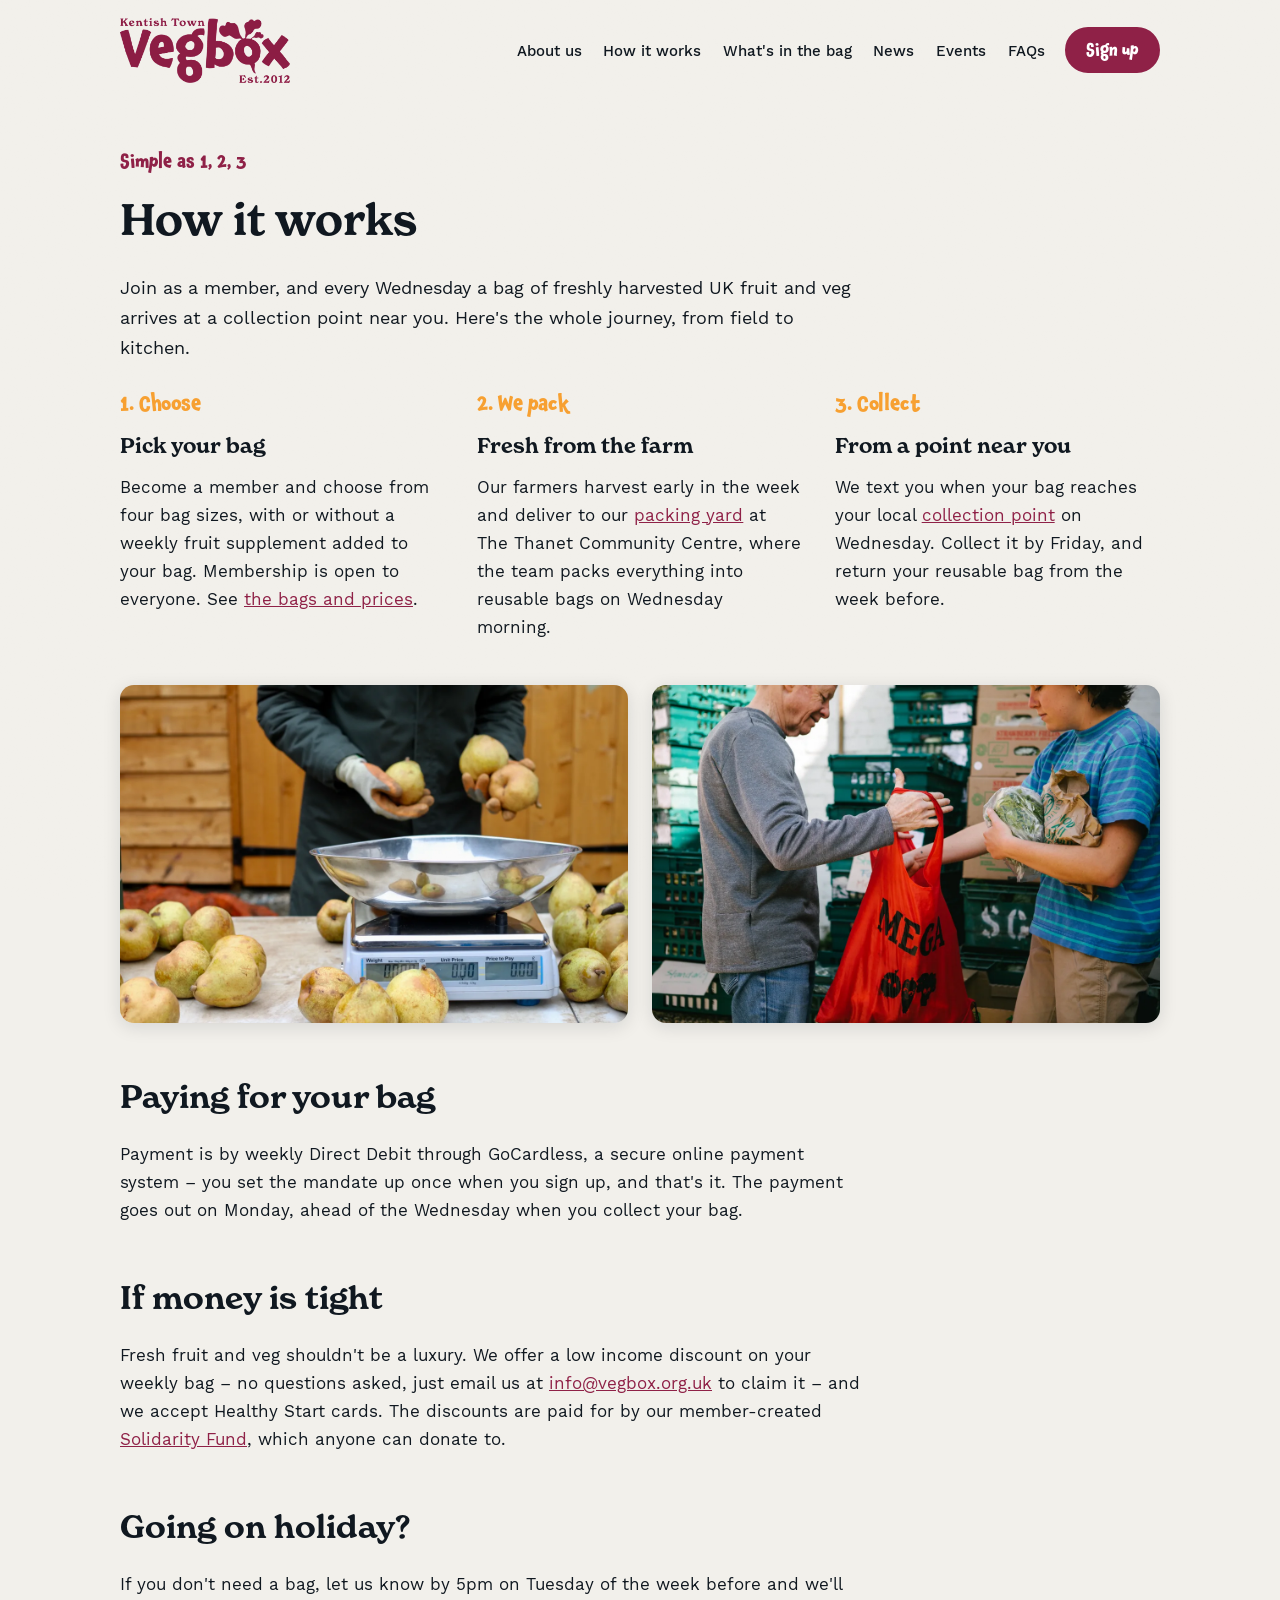
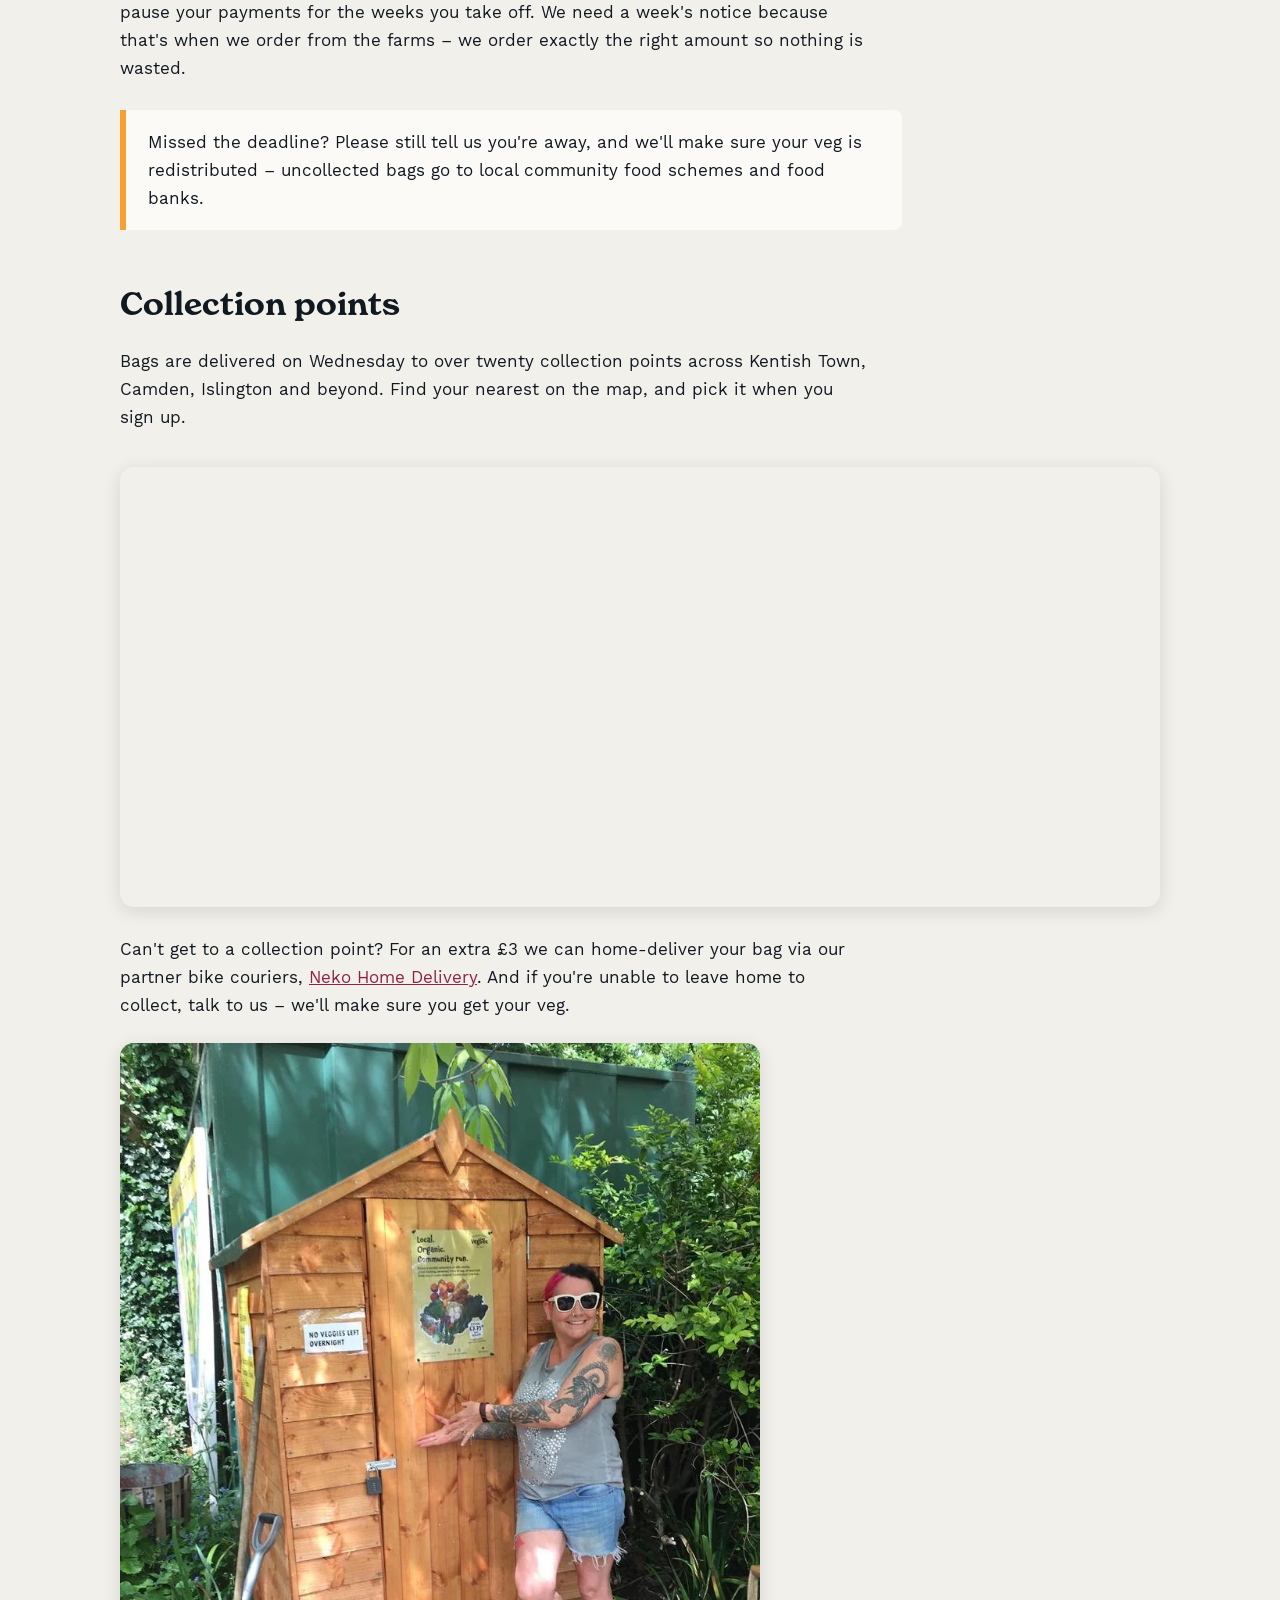
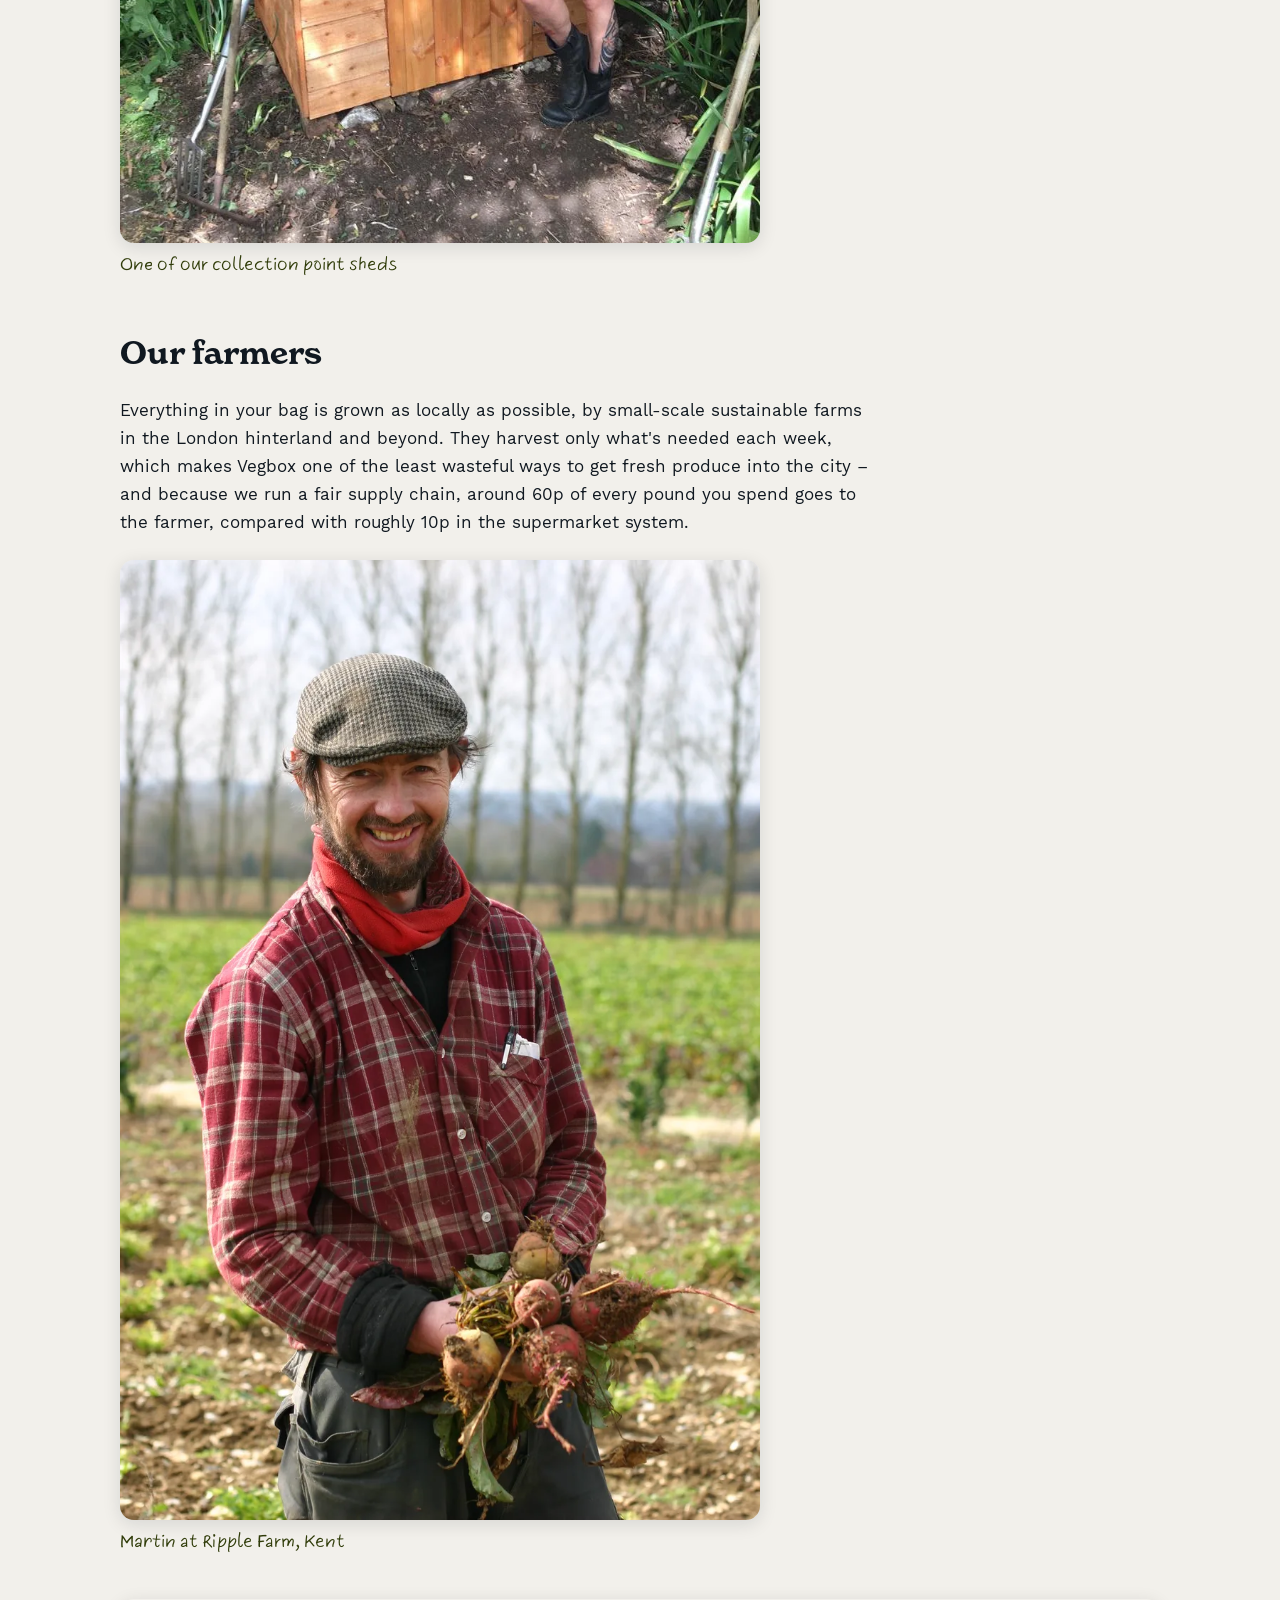
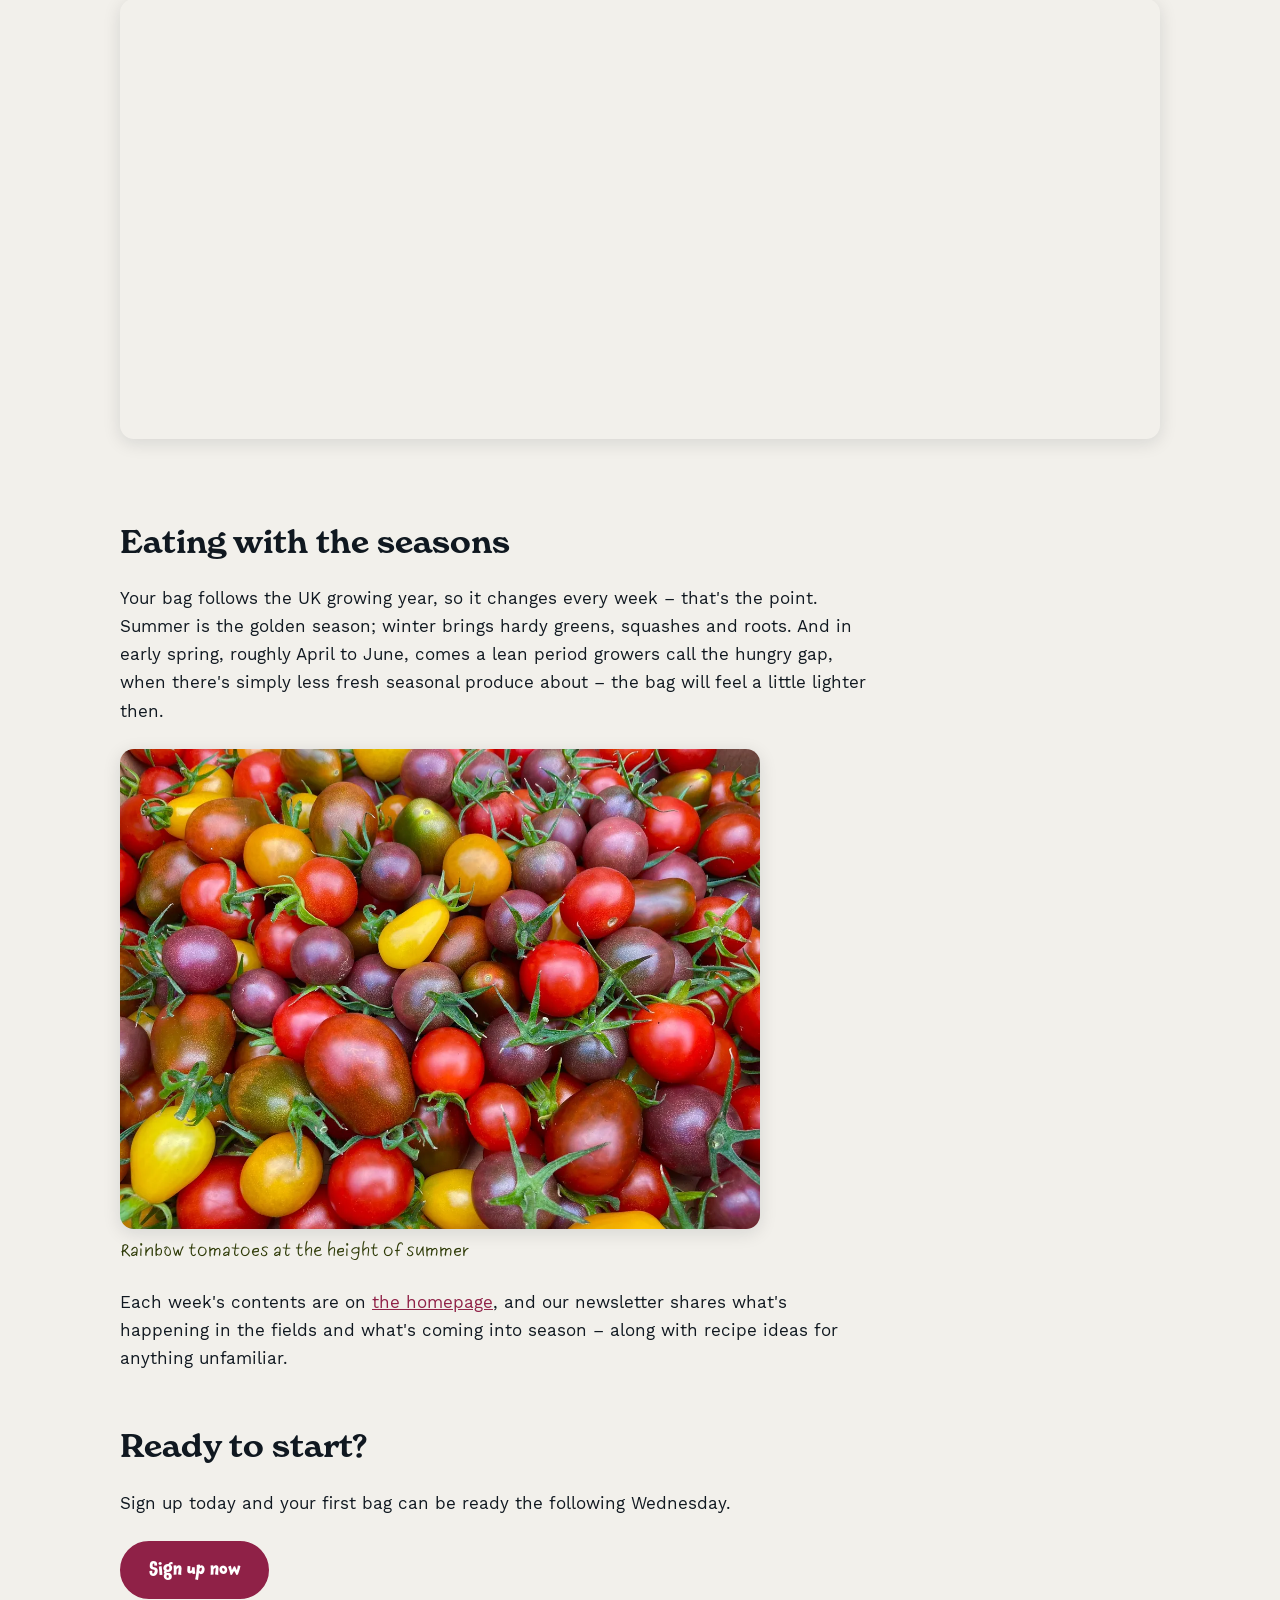
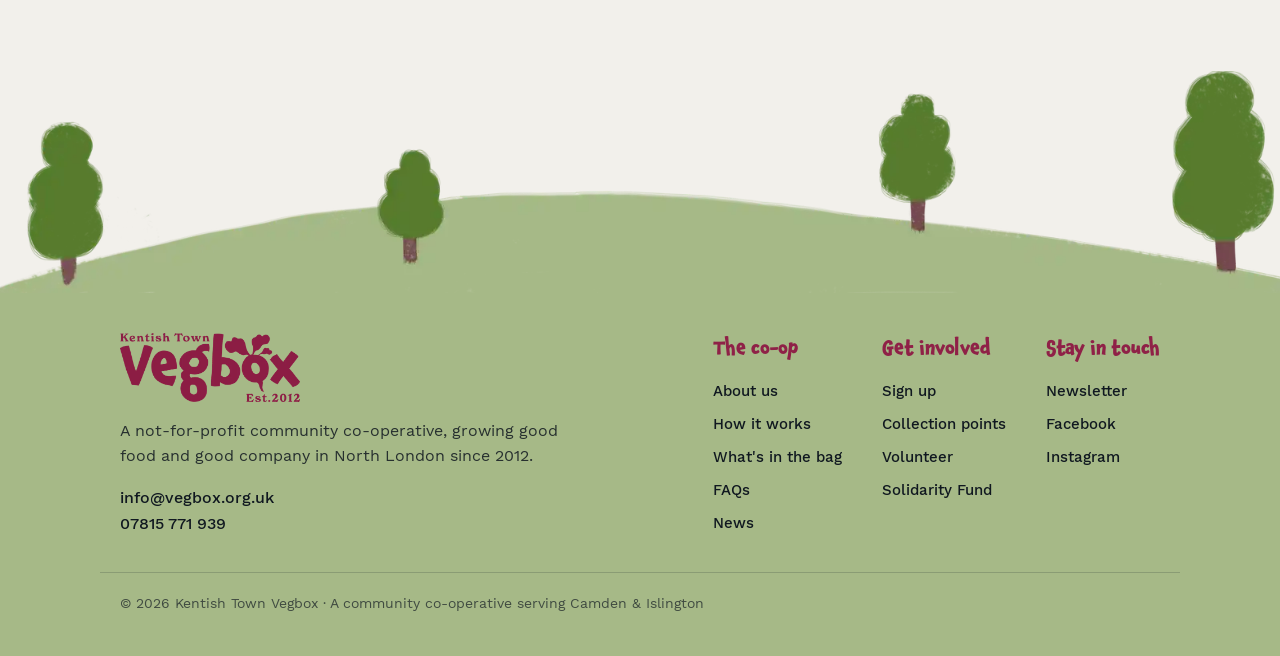
<file: how-it-works.html>
<!DOCTYPE html>
<html lang="en-GB">
<head>
<meta charset="UTF-8">
<meta name="viewport" content="width=device-width, initial-scale=1.0">
<title>How it works – Kentish Town Vegbox</title>
<meta name="description" content="How Kentish Town Vegbox works: choose a bag, we pack it fresh from UK farms on Wednesday, and you collect from a point near you. Payments, holidays and seasonal eating explained.">
<link rel="apple-touch-icon" sizes="180x180" href="/favicons/apple-touch-icon.png">
<link rel="icon" type="image/png" sizes="32x32" href="/favicons/favicon-32x32.png">
<link rel="icon" type="image/png" sizes="16x16" href="/favicons/favicon-16x16.png">
<link rel="manifest" href="/site.webmanifest">
<link rel="stylesheet" href="styles.css">
<style>
.lede{font-size:1.15rem;max-width:40em;margin-bottom:1rem}
main p{max-width:44em;margin-bottom:1rem}
.steps{display:grid;grid-template-columns:repeat(3,1fr);gap:2rem;margin-top:1.5rem}
.step .num{font-family:var(--fun);font-size:1.25rem;color:var(--orange);display:block;margin-bottom:.5rem}
.step h3{font-family:var(--display);font-weight:700;font-size:1.3rem;margin-bottom:.6rem}
.note{margin:1.75rem 0;background:var(--card);border-left:6px solid var(--orange);padding:1.1rem 1.35rem;border-radius:0 8px 8px 0;max-width:46em}
.photo{border-radius:14px;box-shadow:0 4px 18px rgba(16,24,32,.12);margin:1.25rem 0;max-width:640px;width:100%}
figure.ph{margin:1.5rem 0;max-width:640px}
figure.ph img{border-radius:14px;box-shadow:0 4px 18px rgba(16,24,32,.12);width:100%}
figure.ph figcaption{font-family:var(--hand);font-size:1.05rem;color:var(--green);margin-top:.5rem}
.figrow{display:grid;grid-template-columns:1fr 1fr;gap:1.5rem;margin:1.75rem 0}
.figrow img{border-radius:14px;box-shadow:0 4px 18px rgba(16,24,32,.12);width:100%;height:100%;object-fit:cover;aspect-ratio:3/2}
@media (max-width:640px){.figrow{grid-template-columns:1fr}}
.map{width:100%;height:440px;border:0;border-radius:14px;box-shadow:0 4px 18px rgba(16,24,32,.12);margin:1.25rem 0}
.btn{margin-top:.5rem}
@media (max-width:760px){.steps{grid-template-columns:1fr}}
</style>
</head>
<body>

<header>
  <div class="nav">
    <a href="index.html" aria-label="Kentish Town Vegbox – home"><img src="images/logo.webp" alt="Kentish Town Vegbox, est. 2012"></a>
    <nav aria-label="Main" class="nav-links">
      <ul>
        <li><a href="about.html">About us</a></li>
        <li><a href="how-it-works.html" aria-current="page">How it works</a></li>
        <li><a href="whats-in-the-bag.html">What's in the bag</a></li>
        <li><a href="news.html">News</a></li>
        <li><a href="https://dandelion.events/o/vegbox" target="_blank" rel="noopener">Events</a></li>
        <li><a href="faq.html">FAQs</a></li>
      </ul>
    </nav>
    <a class="cta" href="sign-up.html">Sign up</a>
  </div>
</header>

<main>
  <div class="wrap">
    <p class="sub">Simple as 1, 2, 3</p>
    <h1>How it works</h1>
    <p class="lede">Join as a member, and every Wednesday a bag of freshly harvested UK fruit and veg arrives at a collection point near you. Here's the whole journey, from field to kitchen.</p>

    <div class="steps">
      <div class="step">
        <span class="num">1. Choose</span>
        <h3>Pick your bag</h3>
        <p>Become a member and choose from four bag sizes, with or without a weekly fruit supplement added to your bag. Membership is open to everyone. See <a href="index.html#bags" title="See our bags and prices">the bags and prices</a>.</p>
      </div>
      <div class="step">
        <span class="num">2. We pack</span>
        <h3>Fresh from the farm</h3>
        <p>Our farmers harvest early in the week and deliver to our <a href="index.html#visit" title="Come visit us!">packing yard</a> at The Thanet Community Centre, where the team packs everything into reusable bags on Wednesday morning.</p>
      </div>
      <div class="step">
        <span class="num">3. Collect</span>
        <h3>From a point near you</h3>
        <p>We text you when your bag reaches your local <a href="index.html#collect" title="See our collection points">collection point</a> on Wednesday. Collect it by Friday, and return your reusable bag from the week before.</p>
      </div>
    </div>

    <div class="figrow">
      <img src="images/site/weighing_pears.webp" alt="Weighing pears on the scales at the Vegbox packing yard">
      <img src="images/site/bag_handover.webp" alt="A member collecting their red Mega bag of veg">
    </div>

    <h2 class="sec">Paying for your bag</h2>
    <p>Payment is by weekly Direct Debit through GoCardless, a secure online payment system – you set the mandate up once when you sign up, and that's it. The payment goes out on Monday, ahead of the Wednesday when you collect your bag.</p>

    <h2 class="sec">If money is tight</h2>
    <p>Fresh fruit and veg shouldn't be a luxury. We offer a low income discount on your weekly bag – no questions asked, just email us at <a href="mailto:info@vegbox.org.uk">info@vegbox.org.uk</a> to claim it – and we accept Healthy Start cards. The discounts are paid for by our member-created <a href="solidarity-fund.html">Solidarity Fund</a>, which anyone can donate to.</p>

    <h2 class="sec">Going on holiday?</h2>
    <p>If you don't need a bag, let us know by 5pm on Tuesday of the week before and we'll pause your payments for the weeks you take off. We need a week's notice because that's when we order from the farms – we order exactly the right amount so nothing is wasted.</p>
    <div class="note">Missed the deadline? Please still tell us you're away, and we'll make sure your veg is redistributed – uncollected bags go to local community food schemes and food banks.</div>

    <h2 class="sec">Collection points</h2>
    <p>Bags are delivered on Wednesday to over twenty collection points across Kentish Town, Camden, Islington and beyond. Find your nearest on the map, and pick it when you sign up.</p>
    <iframe class="map" src="https://www.google.com/maps/d/embed?mid=10luRpJhs4NFp4zj9tdXIoqsE7MIODyLC&ehbc=2E312F" title="Map of Vegbox collection points" loading="lazy" allowfullscreen></iframe>
    <p>Can't get to a collection point? For an extra £3 we can home-deliver your bag via our partner bike couriers, <a href="https://nekohomedelivery.com/">Neko Home Delivery</a>. And if you're unable to leave home to collect, talk to us – we'll make sure you get your veg.</p>
    <figure class="ph">
      <img src="images/site/collection_shed.webp" alt="A small wooden Vegbox collection shed with a padlocked door and a poster on the front">
      <figcaption>One of our collection point sheds</figcaption>
    </figure>

    <h2 class="sec">Our farmers</h2>
    <p>Everything in your bag is grown as locally as possible, by small-scale sustainable farms in the London hinterland and beyond. They harvest only what's needed each week, which makes Vegbox one of the least wasteful ways to get fresh produce into the city – and because we run a fair supply chain, around 60p of every pound you spend goes to the farmer, compared with roughly 10p in the supermarket system.</p>
    <figure class="ph">
      <img src="images/site/martin_ripple_farm.webp" alt="Martin of Ripple Farm smiling in a field, holding a bunch of freshly pulled beetroot">
      <figcaption>Martin at Ripple Farm, Kent</figcaption>
    </figure>
    <iframe class="map" src="https://www.google.com/maps/d/embed?mid=16Swlbl89RQ7LFifLsV29Waat9pxiMgg&ehbc=2E312F" title="Map of the UK farms and producers that supply Kentish Town Vegbox" loading="lazy" allowfullscreen></iframe>

    <h2 class="sec">Eating with the seasons</h2>
    <p>Your bag follows the UK growing year, so it changes every week – that's the point. Summer is the golden season; winter brings hardy greens, squashes and roots. And in early spring, roughly April to June, comes a lean period growers call the hungry gap, when there's simply less fresh seasonal produce about – the bag will feel a little lighter then.</p>
    <figure class="ph">
      <img src="images/site/rainbow_tomatoes.webp" alt="A box of rainbow cherry tomatoes in red, yellow, purple and green">
      <figcaption>Rainbow tomatoes at the height of summer</figcaption>
    </figure>
    <p>Each week's contents are on <a href="index.html">the homepage</a>, and our newsletter shares what's happening in the fields and what's coming into season – along with recipe ideas for anything unfamiliar.</p>

    <h2 class="sec">Ready to start?</h2>
    <p>Sign up today and your first bag can be ready the following Wednesday.</p>
    <a class="btn" href="sign-up.html">Sign up now</a>
  </div>
</main>

<div class="trees" aria-hidden="true">
  <img src="images/trees.webp" alt="A background illustration of trees on a hill.">
</div>
<footer>
  <div class="wrap footer-grid">
    <div class="footer-brand">
      <img src="images/logo.webp" alt="Kentish Town Vegbox, est. 2012">
      <p>A not-for-profit community co-operative, growing good food and good company in North London since 2012.</p>
      <p class="footer-contact">
        <a href="mailto:info@vegbox.org.uk">info@vegbox.org.uk</a><br>
        <a href="tel:+447815771939">07815 771 939</a>
      </p>
    </div>
    <nav class="footer-col" aria-label="About the co-op">
      <h2>The co-op</h2>
      <ul>
        <li><a href="about.html">About us</a></li>
        <li><a href="how-it-works.html">How it works</a></li>
        <li><a href="whats-in-the-bag.html">What's in the bag</a></li>
        <li><a href="faq.html">FAQs</a></li>
        <li><a href="news.html">News</a></li>
      </ul>
    </nav>
    <nav class="footer-col" aria-label="Get involved">
      <h2>Get involved</h2>
      <ul>
        <li><a href="sign-up.html">Sign up</a></li>
        <li><a href="index.html#collect">Collection points</a></li>
        <li><a href="index.html#visit">Volunteer</a></li>
        <li><a href="solidarity-fund.html">Solidarity Fund</a></li>
      </ul>
    </nav>
    <nav class="footer-col" aria-label="Stay in touch">
      <h2>Stay in touch</h2>
      <ul>
        <li><a href="https://kentishtownvegbox.substack.com/" target="_blank" rel="noopener">Newsletter</a></li>
        <li><a href="https://www.facebook.com/KentishTownVegbox/" target="_blank" rel="noopener">Facebook</a></li>
        <li><a href="https://www.instagram.com/kentishtownvegbox/" target="_blank" rel="noopener">Instagram</a></li>
      </ul>
    </nav>
  </div>
  <div class="wrap footer-base">
    <p>&copy; 2026 Kentish Town Vegbox &middot; A community co-operative serving Camden &amp; Islington</p>
  </div>
</footer>

</body>
</html>
</file>
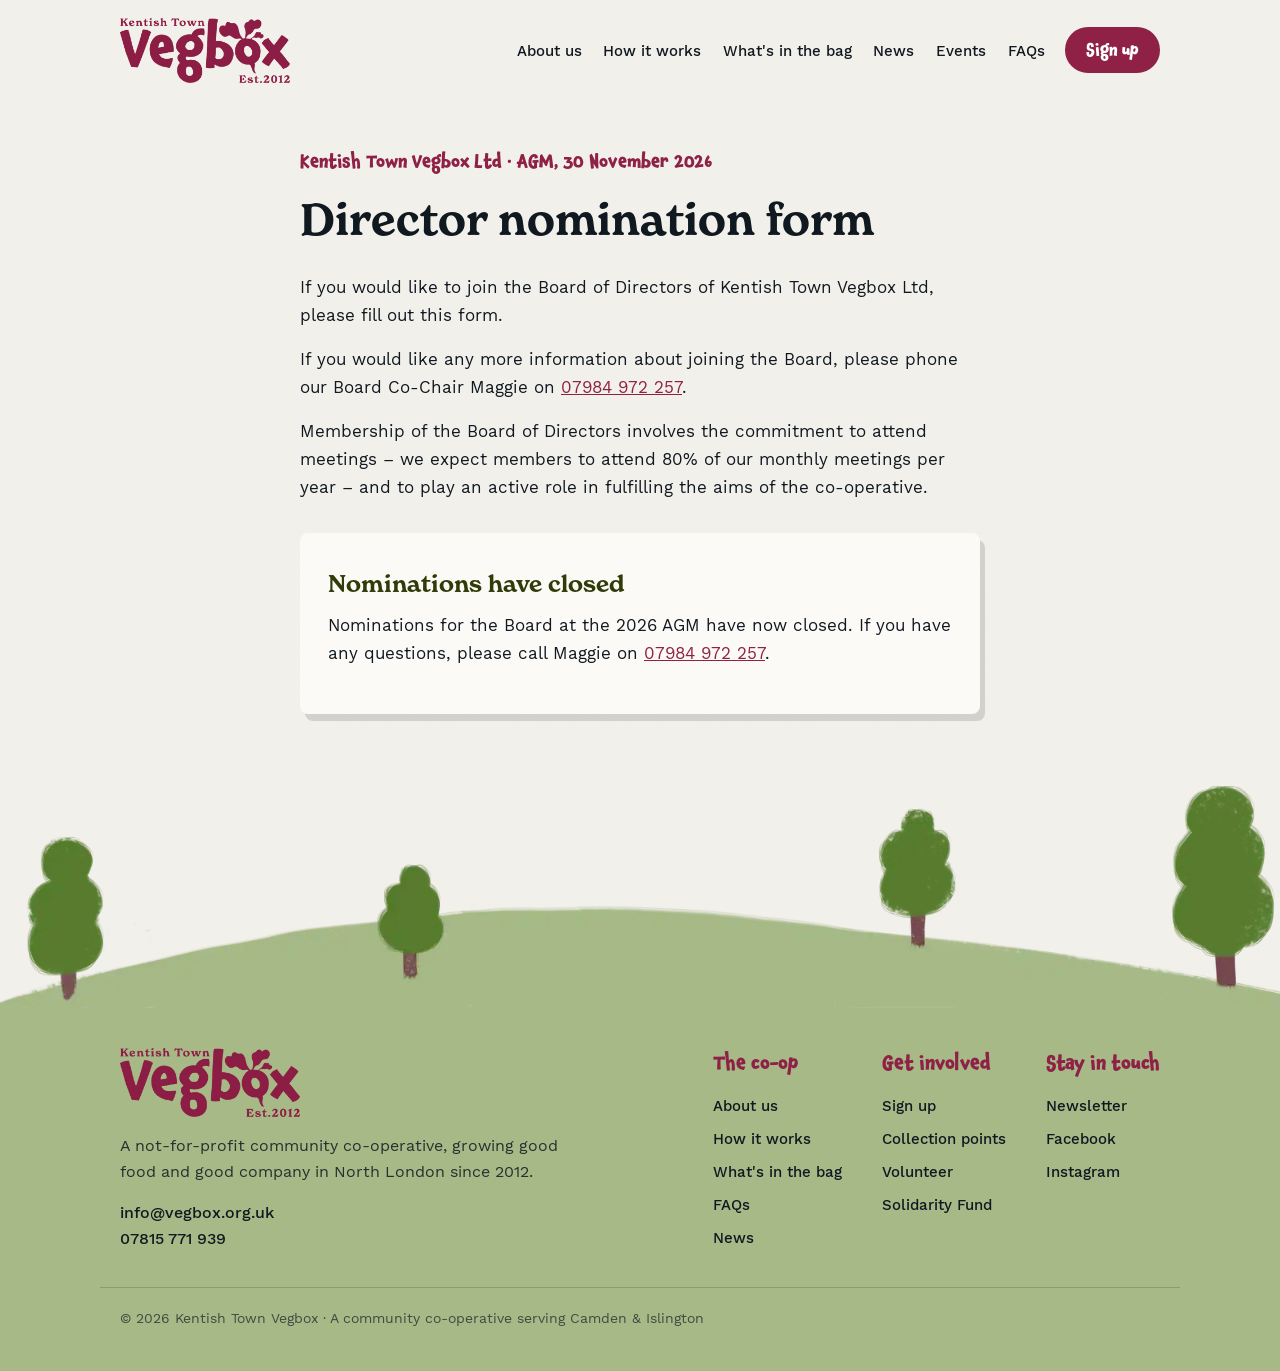
<file: nominate.html>
<!DOCTYPE html>
<html lang="en-GB">
<head>
<meta charset="UTF-8">
<meta name="viewport" content="width=device-width, initial-scale=1.0">
<title>Board nomination – Kentish Town Vegbox</title>
<meta name="description" content="Nominate yourself for the Board of Directors of Kentish Town Vegbox Ltd at the 30 November 2026 AGM.">
<meta name="robots" content="noindex">
<link rel="apple-touch-icon" sizes="180x180" href="/favicons/apple-touch-icon.png">
<link rel="icon" type="image/png" sizes="32x32" href="/favicons/favicon-32x32.png">
<link rel="icon" type="image/png" sizes="16x16" href="/favicons/favicon-16x16.png">
<link rel="manifest" href="/site.webmanifest">
<link rel="stylesheet" href="styles.css">
<style>
.intro p{margin-bottom:1rem;max-width:40em}
.intro{margin-bottom:2rem}
form,.done{background:var(--card);border-radius:8px;padding:2rem 1.75rem;box-shadow:5px 7px 0 rgba(16,24,32,.14)}
@media (max-width:520px){form,.done{padding:1.5rem 1.1rem}}
.q{margin-bottom:1.6rem}
.ql{display:block;font-weight:700;font-size:1rem;margin-bottom:.5rem;max-width:38em}
.req{color:var(--beet)}
.hint{font-size:.95rem;color:rgba(16,24,32,.75);margin-bottom:.6rem;max-width:40em}
input[type=text],input[type=email],input[type=tel],input[type=date],textarea{
  width:100%;padding:.7rem .85rem;font-family:var(--body);font-size:1rem;
  border:2px solid rgba(16,24,32,.25);border-radius:6px;background:#fff;color:var(--ink)}
input:focus,textarea:focus{border-color:var(--beet)}
textarea{min-height:260px;resize:vertical}
.check{display:flex;align-items:flex-start;gap:.6rem;cursor:pointer;max-width:40em}
.check input{width:1.15rem;height:1.15rem;margin-top:.25rem;accent-color:var(--beet);flex:none}
.deadline{font-weight:700;margin:.5rem 0 1.4rem}
.hp{position:absolute;left:-9999px;top:-9999px}
button.send{
  display:inline-block;background:var(--beet);color:#fff;font-family:var(--fun);font-size:1.1rem;
  padding:.85rem 1.9rem;border-radius:999px;border:2.5px solid var(--beet);cursor:pointer}
button.send:hover{background:transparent;color:var(--beet)}
button.send:disabled{opacity:.6;cursor:wait}
.msg{margin-top:1.25rem;padding:1rem 1.2rem;border-radius:6px;display:none}
.msg.err{display:block;background:#F6E4EA;border-left:6px solid var(--beet)}
.done h2{font-family:var(--display);font-weight:700;font-size:1.45rem;color:var(--green);margin-bottom:.5rem}
.done p{margin-bottom:.9rem;max-width:40em}
</style>
</head>
<body>

<header>
  <div class="nav">
    <a href="index.html" aria-label="Kentish Town Vegbox – home"><img src="images/logo.webp" alt="Kentish Town Vegbox, est. 2012"></a>
    <nav aria-label="Main" class="nav-links">
      <ul>
        <li><a href="about.html">About us</a></li>
        <li><a href="how-it-works.html">How it works</a></li>
        <li><a href="whats-in-the-bag.html">What's in the bag</a></li>
        <li><a href="news.html">News</a></li>
        <li><a href="https://dandelion.events/o/vegbox" target="_blank" rel="noopener">Events</a></li>
        <li><a href="faq.html">FAQs</a></li>
      </ul>
    </nav>
    <a class="cta" href="sign-up.html">Sign up</a>
  </div>
</header>



<main>
  <div class="wrap narrower">
    <p class="sub">Kentish Town Vegbox Ltd &middot; AGM, 30 November 2026</p>
    <h1>Director nomination form</h1>

    <div class="intro" id="intro">
      <p>If you would like to join the Board of Directors of Kentish Town Vegbox Ltd, please fill out this form.</p>
      <p>If you would like any more information about joining the Board, please phone our Board Co-Chair Maggie on <a href="tel:+447984972257">07984&nbsp;972&nbsp;257</a>.</p>
      <p>Membership of the Board of Directors involves the commitment to attend meetings – we expect members to attend 80% of our monthly meetings per year – and to play an active role in fulfilling the aims of the co-operative.</p>
      <p class="deadline">Please fill out this form by end of day Friday 27 November.</p>
    </div>

    <form id="nominateForm" novalidate>
      <div class="q"><label class="ql" for="name">Name <span class="req">*</span></label>
        <input type="text" id="name" name="name" autocomplete="name" required maxlength="200"></div>

      <div class="q"><label class="ql" for="email">Email <span class="req">*</span></label>
        <input type="email" id="email" name="email" autocomplete="email" required maxlength="200"></div>

      <div class="q"><label class="ql" for="phone">Phone</label>
        <input type="tel" id="phone" name="phone" autocomplete="tel" maxlength="50"></div>

      <div class="q"><label class="ql" for="date">Date <span class="req">*</span></label>
        <input type="date" id="date" name="date" required></div>

      <div class="q"><label class="ql" for="statement">Your reasons for standing <span class="req">*</span></label>
        <p class="hint" id="statementHint">Please write a few words giving your reasons for wanting to stand, and any useful experience or skills that you would bring as a Director of the Board.</p>
        <textarea id="statement" name="statement" aria-describedby="statementHint" required maxlength="6000"></textarea></div>

      <div class="q"><label class="check"><input type="checkbox" id="commit" name="commit" value="Yes" required>
        <span>I understand that Board members are expected to attend 80% of monthly Board meetings and to play an active role in the co-operative. <span class="req">*</span></span></label></div>

      <div class="hp" aria-hidden="true">
        <label for="website">Leave this empty</label>
        <input type="text" id="website" name="website" tabindex="-1" autocomplete="off">
      </div>

      <button type="submit" class="send" id="submitBtn">Submit nomination</button>
      <div class="msg" id="formMsg" role="alert"></div>
    </form>

    <div class="done" id="closed" hidden>
      <h2>Nominations have closed</h2>
      <p>Nominations for the Board at the 2026 AGM have now closed. If you have any questions, please call Maggie on <a href="tel:+447984972257">07984&nbsp;972&nbsp;257</a>.</p>
    </div>

    <div class="done" id="done" hidden tabindex="-1">
      <h2>Thank you for standing</h2>
      <p>Your nomination has been sent to the Board. We will be in touch before the AGM on Monday 30 November.</p>
      <p>If you have any questions in the meantime, please call Maggie on <a href="tel:+447984972257">07984&nbsp;972&nbsp;257</a>.</p>
    </div>
  </div>
</main>

<div class="trees" aria-hidden="true">
  <img src="images/trees.webp" alt="A background illustration of trees on a hill.">
</div>
<footer>
  <div class="wrap footer-grid">
    <div class="footer-brand">
      <img src="images/logo.webp" alt="Kentish Town Vegbox, est. 2012">
      <p>A not-for-profit community co-operative, growing good food and good company in North London since 2012.</p>
      <p class="footer-contact">
        <a href="mailto:info@vegbox.org.uk">info@vegbox.org.uk</a><br>
        <a href="tel:+447815771939">07815 771 939</a>
      </p>
    </div>
    <nav class="footer-col" aria-label="About the co-op">
      <h2>The co-op</h2>
      <ul>
        <li><a href="about.html">About us</a></li>
        <li><a href="how-it-works.html">How it works</a></li>
        <li><a href="whats-in-the-bag.html">What's in the bag</a></li>
        <li><a href="faq.html">FAQs</a></li>
        <li><a href="news.html">News</a></li>
      </ul>
    </nav>
    <nav class="footer-col" aria-label="Get involved">
      <h2>Get involved</h2>
      <ul>
        <li><a href="sign-up.html">Sign up</a></li>
        <li><a href="index.html#collect">Collection points</a></li>
        <li><a href="index.html#visit">Volunteer</a></li>
        <li><a href="solidarity-fund.html">Solidarity Fund</a></li>
      </ul>
    </nav>
    <nav class="footer-col" aria-label="Stay in touch">
      <h2>Stay in touch</h2>
      <ul>
        <li><a href="https://kentishtownvegbox.substack.com/" target="_blank" rel="noopener">Newsletter</a></li>
        <li><a href="https://www.facebook.com/KentishTownVegbox/" target="_blank" rel="noopener">Facebook</a></li>
        <li><a href="https://www.instagram.com/kentishtownvegbox/" target="_blank" rel="noopener">Instagram</a></li>
      </ul>
    </nav>
  </div>
  <div class="wrap footer-base">
    <p>&copy; 2026 Kentish Town Vegbox &middot; A community co-operative serving Camden &amp; Islington</p>
  </div>
</footer>


<script>
(function(){
  var form = document.getElementById('nominateForm');
  var btn = document.getElementById('submitBtn');
  var msg = document.getElementById('formMsg');
  var date = document.getElementById('date');
  var d = new Date();
  date.value = d.getFullYear() + '-' + String(d.getMonth() + 1).padStart(2, '0') + '-' + String(d.getDate()).padStart(2, '0');

  // Nominations close at the end of Sunday 29 November 2026 (London time = UTC in November)
  if (Date.now() >= Date.parse('2026-11-30T00:00:00Z')) {
    form.hidden = true;
    document.querySelector('.deadline').hidden = true;
    document.getElementById('closed').hidden = false;
    return;
  }

  function err(t){ msg.className = 'msg err'; msg.textContent = t; }

  form.addEventListener('submit', function(e){
    e.preventDefault();
    msg.className = 'msg';
    var f = form.elements;
    if (!f.name.value.trim()) { err('Please enter your name.'); f.name.focus(); return; }
    if (!/^[^\s@]+@[^\s@]+\.[^\s@]+$/.test(f.email.value.trim())) { err('Please enter a valid email address.'); f.email.focus(); return; }
    if (!f.date.value) { err('Please enter the date.'); f.date.focus(); return; }
    if (!f.statement.value.trim()) { err('Please write a few words about why you would like to stand.'); f.statement.focus(); return; }
    if (!f.commit.checked) { err('Please tick the box to confirm you understand the commitment.'); f.commit.focus(); return; }

    btn.disabled = true; btn.textContent = 'Sending…';
    fetch('/api/nominate', { method: 'POST', body: new FormData(form) })
      .then(function(r){ return r.json().catch(function(){ return { ok: false }; }); })
      .then(function(res){
        if (res.ok) {
          form.hidden = true; document.getElementById('intro').hidden = true;
          var done = document.getElementById('done'); done.hidden = false; done.focus();
          window.scrollTo(0, 0);
        } else {
          err(res.error || 'Sorry, something went wrong. Please try again, or call Maggie on 07984 972 257.');
        }
      })
      .catch(function(){ err('Sorry, something went wrong. Please check your connection and try again.'); })
      .finally(function(){ btn.disabled = false; btn.textContent = 'Submit nomination'; });
  });
})();
</script>
</body>
</html>
</file>
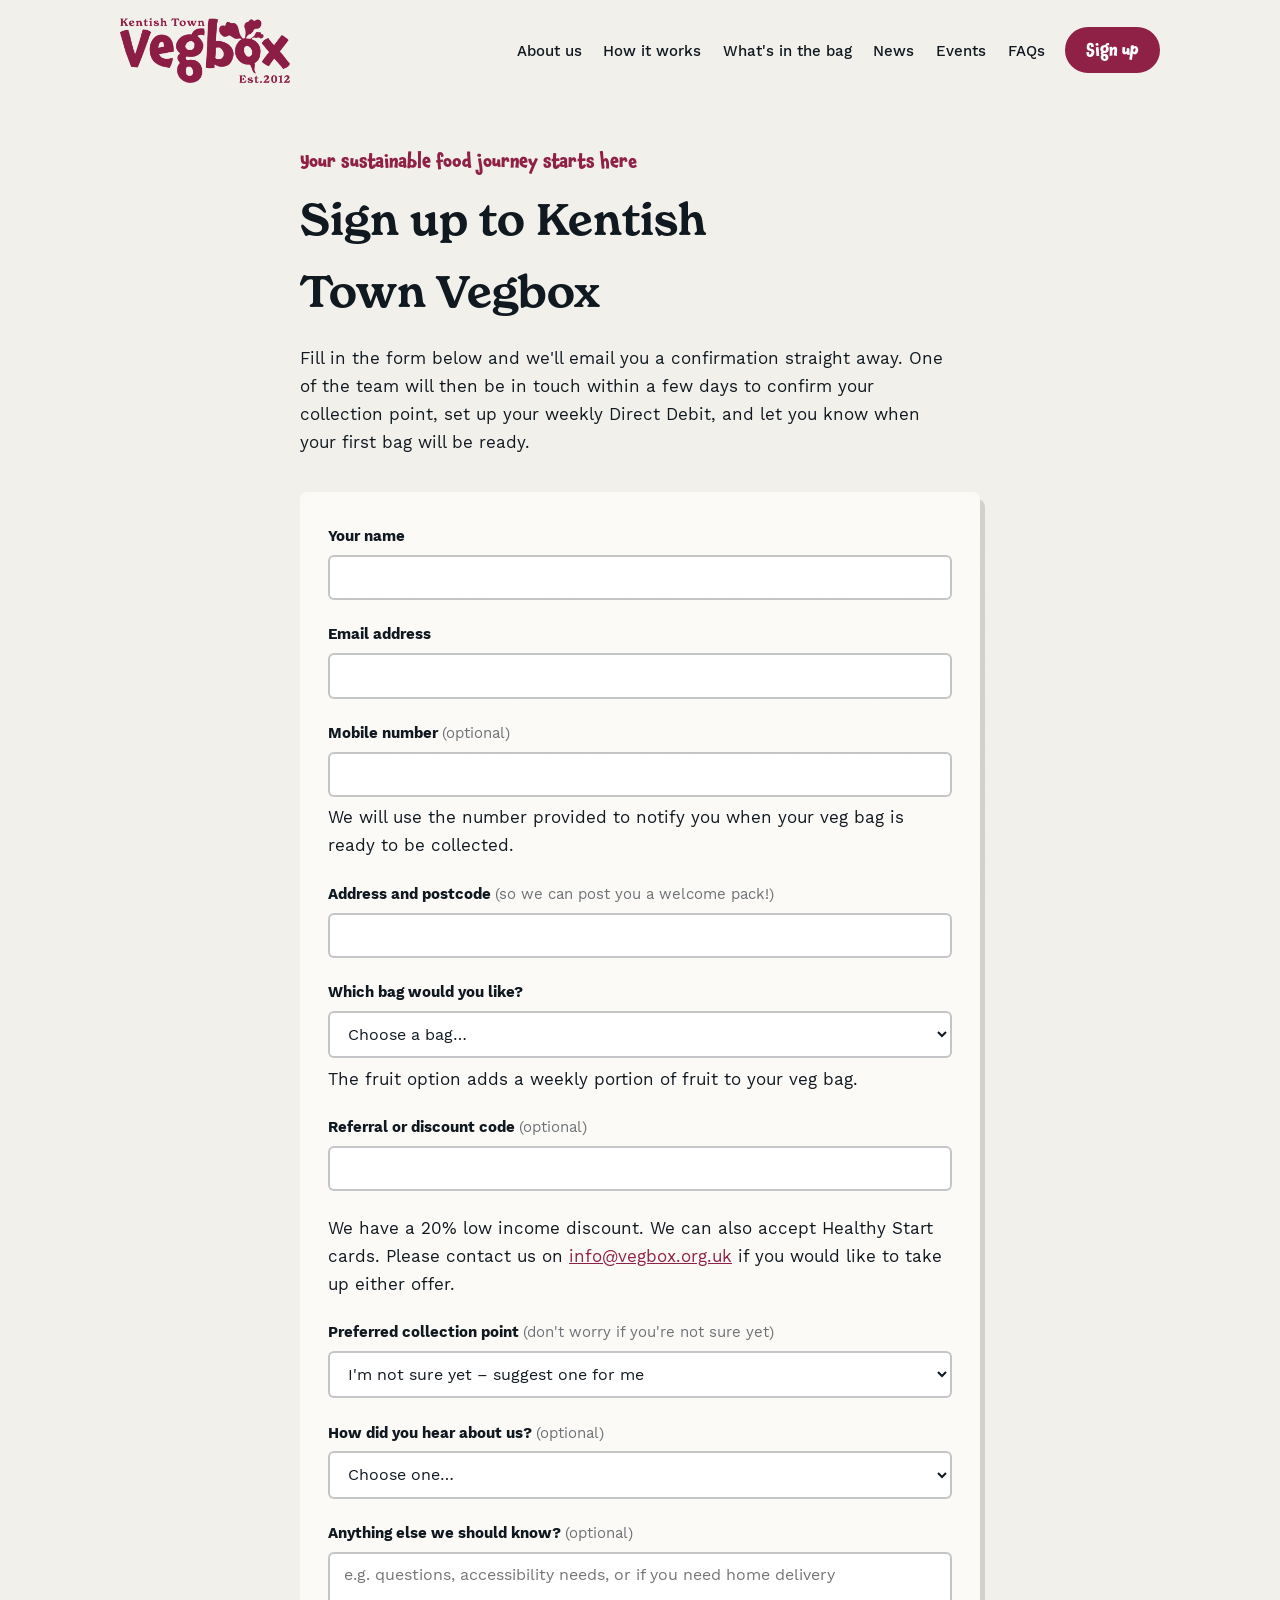
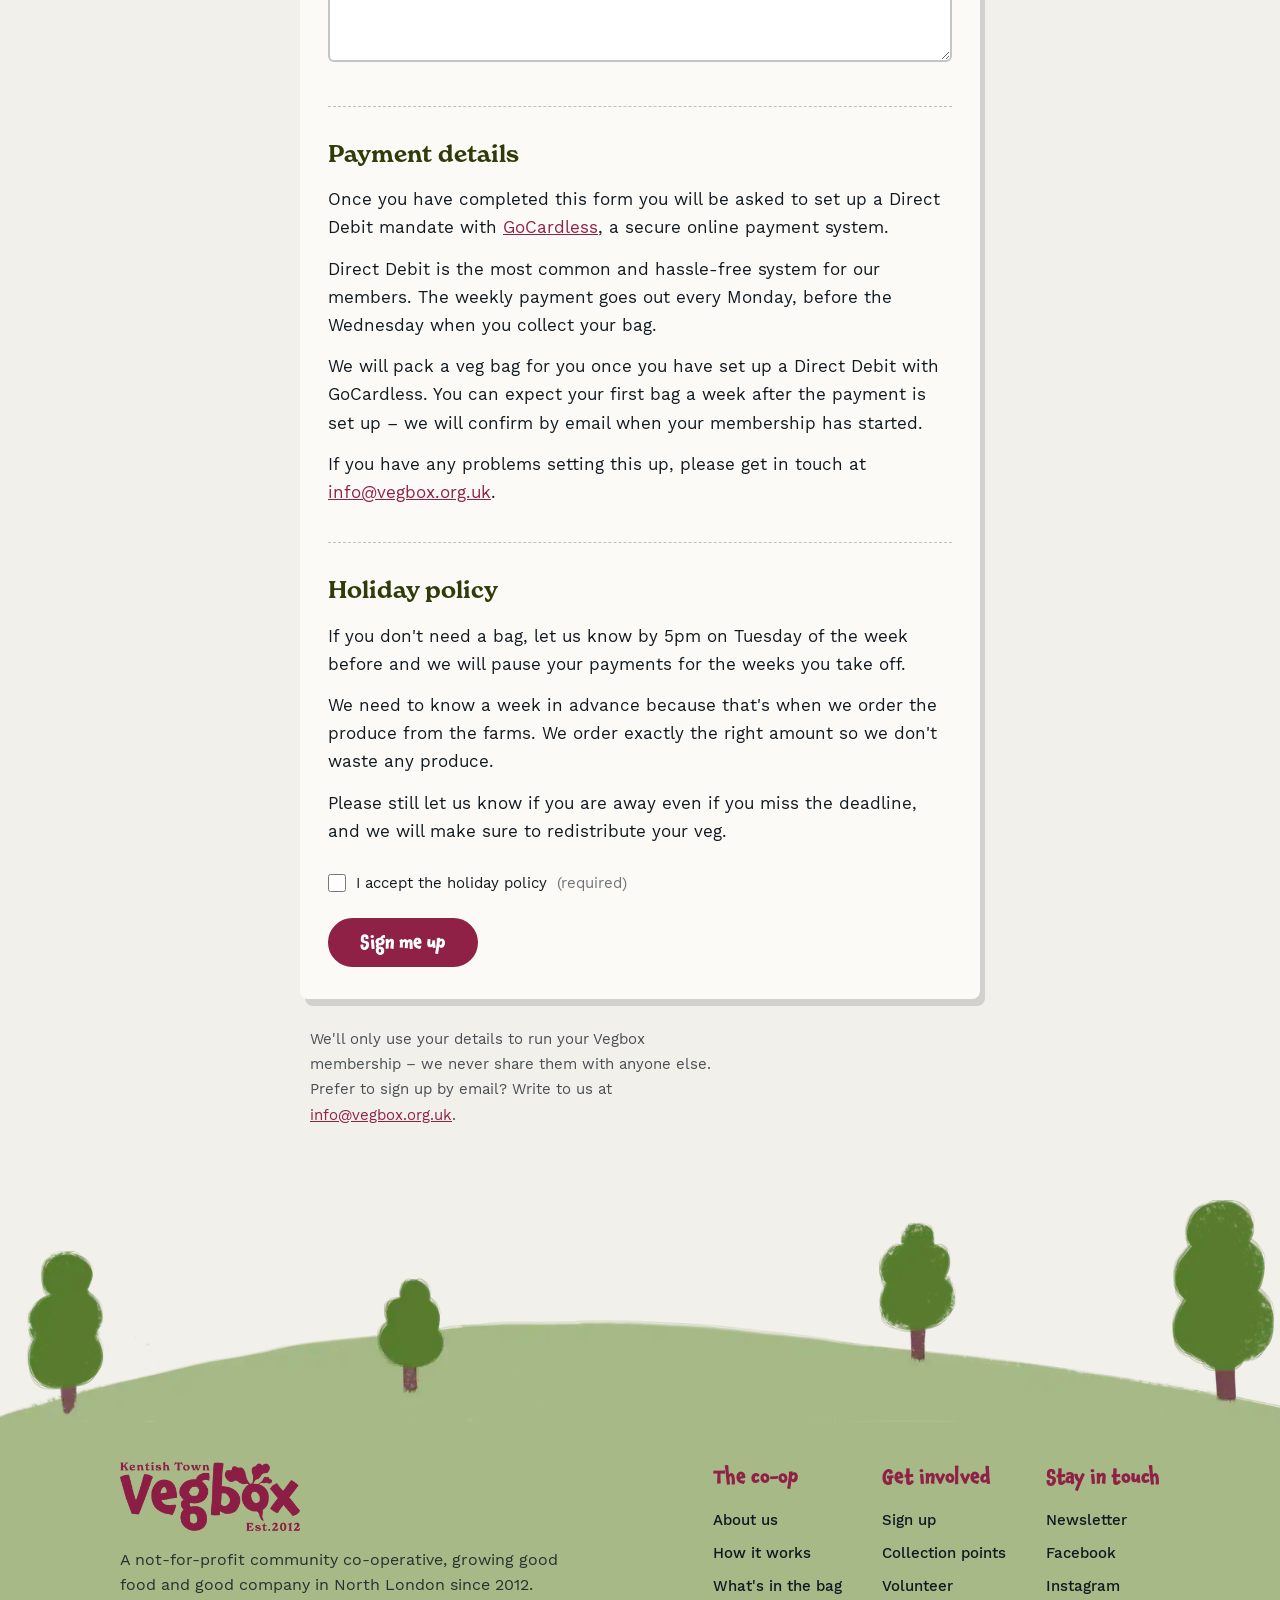
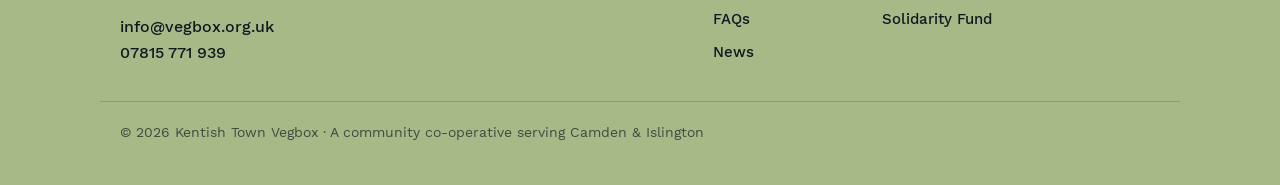
<file: sign-up.html>
<!DOCTYPE html>
<html lang="en-GB">
<head>
<meta charset="UTF-8">
<meta name="viewport" content="width=device-width, initial-scale=1.0">
<title>Sign up – Kentish Town Vegbox</title>
<meta name="description" content="Join Kentish Town Vegbox – weekly bags of local organic fruit and veg, collected from a point near you across Camden and Islington.">
<link rel="apple-touch-icon" sizes="180x180" href="/favicons/apple-touch-icon.png">
<link rel="icon" type="image/png" sizes="32x32" href="/favicons/favicon-32x32.png">
<link rel="icon" type="image/png" sizes="16x16" href="/favicons/favicon-16x16.png">
<link rel="manifest" href="/site.webmanifest">
<link rel="stylesheet" href="styles.css">
<style>
.lede{margin-bottom:2.25rem;max-width:38em}
form{background:var(--card);border-radius:8px;padding:2rem 1.75rem;box-shadow:5px 7px 0 rgba(16,24,32,.14)}
.field{margin-bottom:1.4rem}
label{display:block;font-weight:700;font-size:.95rem;margin-bottom:.35rem}
label .opt{font-weight:400;color:rgba(16,24,32,.6)}
input[type=text],input[type=email],input[type=tel],select,textarea{
  width:100%;padding:.7rem .85rem;font-family:var(--body);font-size:1rem;
  border:2px solid rgba(16,24,32,.25);border-radius:6px;background:#fff;color:var(--ink)}
input:focus,select:focus,textarea:focus{border-color:var(--beet)}
textarea{min-height:110px;resize:vertical}
.checks label{display:flex;align-items:flex-start;gap:.6rem;font-weight:400;margin-bottom:.6rem;cursor:pointer}
.checks input{width:1.15rem;height:1.15rem;margin-top:.2rem;accent-color:var(--beet);cursor:pointer;flex:none}
.hp{position:absolute;left:-9999px;top:-9999px}
button{
  display:inline-block;background:var(--beet);color:#fff;font-family:var(--fun);font-size:1.1rem;
  padding:.85rem 1.9rem;border-radius:999px;border:2.5px solid var(--beet);cursor:pointer}
button:hover{background:transparent;color:var(--beet)}
button:disabled{opacity:.6;cursor:wait}
.msg{margin-top:1.25rem;padding:1rem 1.2rem;border-radius:6px;display:none}
.msg.ok{display:block;background:#EAF0DC;border-left:6px solid var(--green)}
.msg.err{display:block;background:#F6E4EA;border-left:6px solid var(--beet)}
.aside-note{margin-top:1.75rem;padding-inline: 10px;font-size:.95rem;color:rgba(16,24,32,.75);max-width: 50ch;text-wrap: pretty;box-sizing: border-box;}
.form-section{margin:2.25rem 0 1.6rem;padding-top:1.75rem;border-top:1.5px dashed rgba(16,24,32,.25)}
.form-section h2{font-family:var(--display);font-weight:700;font-size:1.45rem;color:var(--green);margin-bottom:.75rem}
.form-section p{margin-bottom:.85rem;max-width:40em}
.form-section p:last-child{margin-bottom:0}
</style>
</head>
<body>

<header>
  <div class="nav">
    <a href="index.html" aria-label="Kentish Town Vegbox – home"><img src="images/logo.webp" alt="Kentish Town Vegbox, est. 2012"></a>
    <nav aria-label="Main" class="nav-links">
      <ul>
        <li><a href="about.html">About us</a></li>
        <li><a href="how-it-works.html">How it works</a></li>
        <li><a href="whats-in-the-bag.html">What's in the bag</a></li>
        <li><a href="news.html">News</a></li>
        <li><a href="https://dandelion.events/o/vegbox" target="_blank" rel="noopener">Events</a></li>
        <li><a href="faq.html">FAQs</a></li>
      </ul>
    </nav>
    <a class="cta" href="sign-up.html">Sign up</a>
  </div>
</header>

<main>
  <div class="wrap narrower">
    <p class="sub">Your sustainable food journey starts here</p>
    <h1>Sign up to Kentish Town Vegbox</h1>
    <p class="lede">Fill in the form below and we'll email you a confirmation straight away. One of the team will then be in touch within a few days to confirm your collection point, set up your weekly Direct Debit, and let you know when your first bag will be ready.</p>

    <form id="signupForm" novalidate>
      <div class="field">
        <label for="name">Your name</label>
        <input type="text" id="name" name="name" autocomplete="name" required>
      </div>
      <div class="field">
        <label for="email">Email address</label>
        <input type="email" id="email" name="email" autocomplete="email" required>
      </div>
      <div class="field">
        <label for="phone">Mobile number <span class="opt">(optional)</span></label>
        <input type="tel" id="phone" name="phone" autocomplete="tel">
        <p class="opt" style="margin-top:.4rem">We will use the number provided to notify you when your veg bag is ready to be collected.</p>
      </div>
      <div class="field">
        <label for="address">Address and postcode <span class="opt">(so we can post you a welcome pack!)</span></label>
        <input type="text" id="address" name="address" autocomplete="street-address">
      </div>
      <div class="field">
        <label for="bag">Which bag would you like?</label>
        <select id="bag" name="bag" required>
          <option value="">Choose a bag…</option>
          <option>Small – £9 / week</option>
          <option>Small + fruit – £11.65 / week</option>
          <option>Standard – £12 / week</option>
          <option>Standard + fruit – £15.50 / week</option>
          <option>Family – £16.50 / week</option>
          <option>Family + fruit – £20.80 / week</option>
          <option>Mega – £26 / week (fruit included)</option>
        </select>
        <p class="opt" style="margin-top:.4rem">The fruit option adds a weekly portion of fruit to your veg bag.</p>
      </div>
      <div class="field">
        <label for="referral">Referral or discount code <span class="opt">(optional)</span></label>
        <input type="text" id="referral" name="referral" autocomplete="off">
        <p class="opt" style="margin-top:1.4rem">We have a 20% low income discount. We can also accept Healthy Start cards. Please contact us on <a href="mailto:info@vegbox.org.uk">info@vegbox.org.uk</a> if you would like to take up either offer.</p>
      </div>
      <div class="field">
        <label for="collection">Preferred collection point <span class="opt">(don't worry if you're not sure yet)</span></label>
        <select id="collection" name="collection">
          <option value="">I'm not sure yet – suggest one for me</option>
          <option>Brook Gate pub, N4 2JS</option>
          <option>Calthorpe Community Gardens, WC1X 8LH</option>
          <option>Camden Market, NW1 8AF</option>
          <option>Culpeper Community Garden, N1 0EJ</option>
          <option>Doynton Street, N19 5BX</option>
          <option>The Grafton Pub, NW5 3LG</option>
          <option>Highgate Newtown Community Partners, N19 5DQ</option>
          <option>Hilldrop Community Centre, N7 9PL</option>
          <option>Islington Tennis Centre and Gym, N7 9PL</option>
          <option>Kentish Town Fire Station, NW5 1NT</option>
          <option>Kentish Town Health Centre, NW5 2BX</option>
          <option>Life After Hummus, NW1 1ES</option>
          <option>Primrose Gardens, NW3 4TP</option>
          <option>Refill Therapy: Zero Waste Store, N7 6JD</option>
          <option>Sobell Leisure Centre, N7 7NY</option>
          <option>St Georges Church, N7 0ND</option>
          <option>Sunnyside Community Gardens, N19 3LX</option>
          <option>The Thanet community centre, NW5 4HD</option>
          <option>The Undercraft, NW3 2HP</option>
          <option>36 Upper Park Road, NW3 2UT</option>
          <option>Vagabond cafe, N7 8LT</option>
        </select>
      </div>
      <div class="field">
        <label for="hear">How did you hear about us? <span class="opt">(optional)</span></label>
        <select id="hear" name="hear">
          <option value="">Choose one…</option>
          <option>Better Food Traders</option>
          <option>Drink coaster</option>
          <option>Estate agent sign</option>
          <option>Flyer</option>
          <option>Get With the Seasons newsletter</option>
          <option>Instagram</option>
          <option>Online advert</option>
          <option>Online search</option>
          <option>Poster</option>
          <option>Returning member</option>
          <option>Seen a collection point</option>
          <option>Stall at event</option>
          <option>Too Good To Go</option>
          <option>Transition Kentish Town</option>
          <option>Word of mouth</option>
          <option>York Rise Street Party</option>
          <option>Other</option>
        </select>
      </div>
      <div class="field" id="hearOtherField" hidden>
        <label for="hearother">If other, please specify</label>
        <input type="text" id="hearother" name="hearother">
      </div>
      <div class="field">
        <label for="notes">Anything else we should know? <span class="opt">(optional)</span></label>
        <textarea id="notes" name="notes" placeholder="e.g. questions, accessibility needs, or if you need home delivery"></textarea>
      </div>
      <div class="form-section">
        <h2>Payment details</h2>
        <p>Once you have completed this form you will be asked to set up a Direct Debit mandate with <a href="https://gocardless.com/">GoCardless</a>, a secure online payment system.</p>
        <p>Direct Debit is the most common and hassle-free system for our members. The weekly payment goes out every Monday, before the Wednesday when you collect your bag.</p>
        <p>We will pack a veg bag for you once you have set up a Direct Debit with GoCardless. You can expect your first bag a week after the payment is set up – we will confirm by email when your membership has started.</p>
        <p>If you have any problems setting this up, please get in touch at <a href="mailto:info@vegbox.org.uk">info@vegbox.org.uk</a>.</p>
      </div>

      <div class="form-section">
        <h2>Holiday policy</h2>
        <p>If you don't need a bag, let us know by 5pm on Tuesday of the week before and we will pause your payments for the weeks you take off.</p>
        <p>We need to know a week in advance because that's when we order the produce from the farms. We order exactly the right amount so we don't waste any produce.</p>
        <p>Please still let us know if you are away even if you miss the deadline, and we will make sure to redistribute your veg.</p>
      </div>
      <div class="field checks">
        <label><input type="checkbox" id="holiday" name="holiday"> I accept the holiday policy <span class="opt">(required)</span></label>
      </div>
      <div class="hp" aria-hidden="true">
        <label for="website">Leave this field empty</label>
        <input type="text" id="website" name="website" tabindex="-1" autocomplete="off">
      </div>
      <button type="submit" id="submitBtn">Sign me up</button>
      <div class="msg" id="formMsg" role="status"></div>
    </form>

    <p class="aside-note">We'll only use your details to run your Vegbox membership – we never share them with anyone else. Prefer to sign up by email? Write to us at <a href="mailto:info@vegbox.org.uk">info@vegbox.org.uk</a>.</p>
  </div>
</main>

<div class="trees" aria-hidden="true">
  <img src="images/trees.webp" alt="A background illustration of trees on a hill.">
</div>
<footer>
  <div class="wrap footer-grid">
    <div class="footer-brand">
      <img src="images/logo.webp" alt="Kentish Town Vegbox, est. 2012">
      <p>A not-for-profit community co-operative, growing good food and good company in North London since 2012.</p>
      <p class="footer-contact">
        <a href="mailto:info@vegbox.org.uk">info@vegbox.org.uk</a><br>
        <a href="tel:+447815771939">07815 771 939</a>
      </p>
    </div>
    <nav class="footer-col" aria-label="About the co-op">
      <h2>The co-op</h2>
      <ul>
        <li><a href="about.html">About us</a></li>
        <li><a href="how-it-works.html">How it works</a></li>
        <li><a href="whats-in-the-bag.html">What's in the bag</a></li>
        <li><a href="faq.html">FAQs</a></li>
        <li><a href="news.html">News</a></li>
      </ul>
    </nav>
    <nav class="footer-col" aria-label="Get involved">
      <h2>Get involved</h2>
      <ul>
        <li><a href="sign-up.html">Sign up</a></li>
        <li><a href="index.html#collect">Collection points</a></li>
        <li><a href="index.html#visit">Volunteer</a></li>
        <li><a href="solidarity-fund.html">Solidarity Fund</a></li>
      </ul>
    </nav>
    <nav class="footer-col" aria-label="Stay in touch">
      <h2>Stay in touch</h2>
      <ul>
        <li><a href="https://kentishtownvegbox.substack.com/" target="_blank" rel="noopener">Newsletter</a></li>
        <li><a href="https://www.facebook.com/KentishTownVegbox/" target="_blank" rel="noopener">Facebook</a></li>
        <li><a href="https://www.instagram.com/kentishtownvegbox/" target="_blank" rel="noopener">Instagram</a></li>
      </ul>
    </nav>
  </div>
  <div class="wrap footer-base">
    <p>&copy; 2026 Kentish Town Vegbox &middot; A community co-operative serving Camden &amp; Islington</p>
  </div>
</footer>

<script>
(function(){
  var form = document.getElementById('signupForm');
  var btn = document.getElementById('submitBtn');
  var msg = document.getElementById('formMsg');
  var hear = document.getElementById('hear');
  var hearOtherField = document.getElementById('hearOtherField');
  hear.addEventListener('change', function(){
    hearOtherField.hidden = (hear.value !== 'Other');
    if (hearOtherField.hidden) document.getElementById('hearother').value = '';
  });
  form.addEventListener('submit', function(e){
    e.preventDefault();
    msg.className = 'msg';
    if (!form.name.value.trim() || !form.email.value.trim() || !form.bag.value) {
      msg.className = 'msg err';
      msg.textContent = 'Please fill in your name, email and bag choice.';
      return;
    }
    if (!form.holiday.checked) {
      msg.className = 'msg err';
      msg.textContent = 'Please tick the box to accept the holiday policy.';
      return;
    }
    btn.disabled = true;
    btn.textContent = 'Sending…';
    fetch('/api/signup', { method: 'POST', body: new FormData(form) })
      .then(function(r){ return r.json().catch(function(){ return { ok: r.ok }; }); })
      .then(function(res){
        if (res.ok) {
          window.location.href = 'thanks.html';
        } else {
          msg.className = 'msg err';
          msg.textContent = res.error || 'Sorry, something went wrong. Please email us at info@vegbox.org.uk.';
        }
      })
      .catch(function(){
        msg.className = 'msg err';
        msg.textContent = 'Sorry, something went wrong. Please email us at info@vegbox.org.uk.';
      })
      .finally(function(){
        btn.disabled = false;
        btn.textContent = 'Sign me up';
      });
  });
})();
</script>
</body>
</html>
</file>
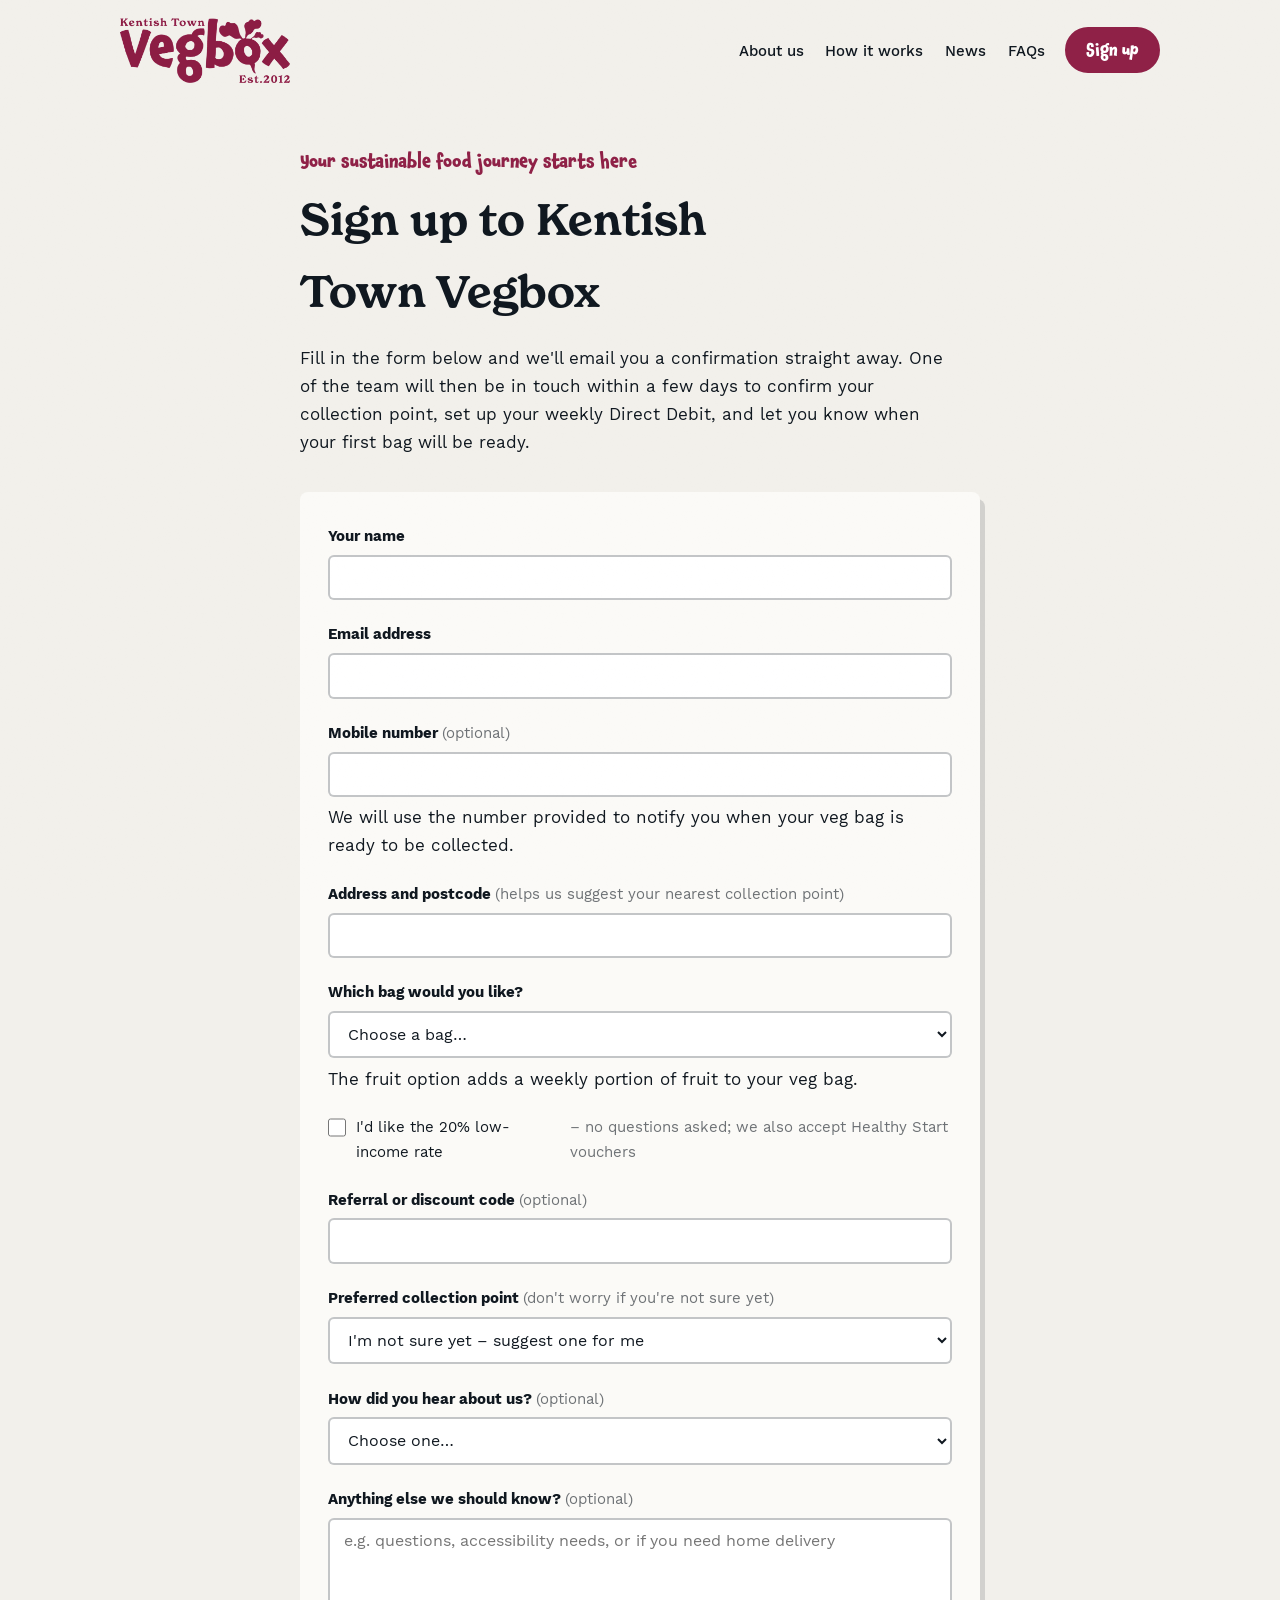
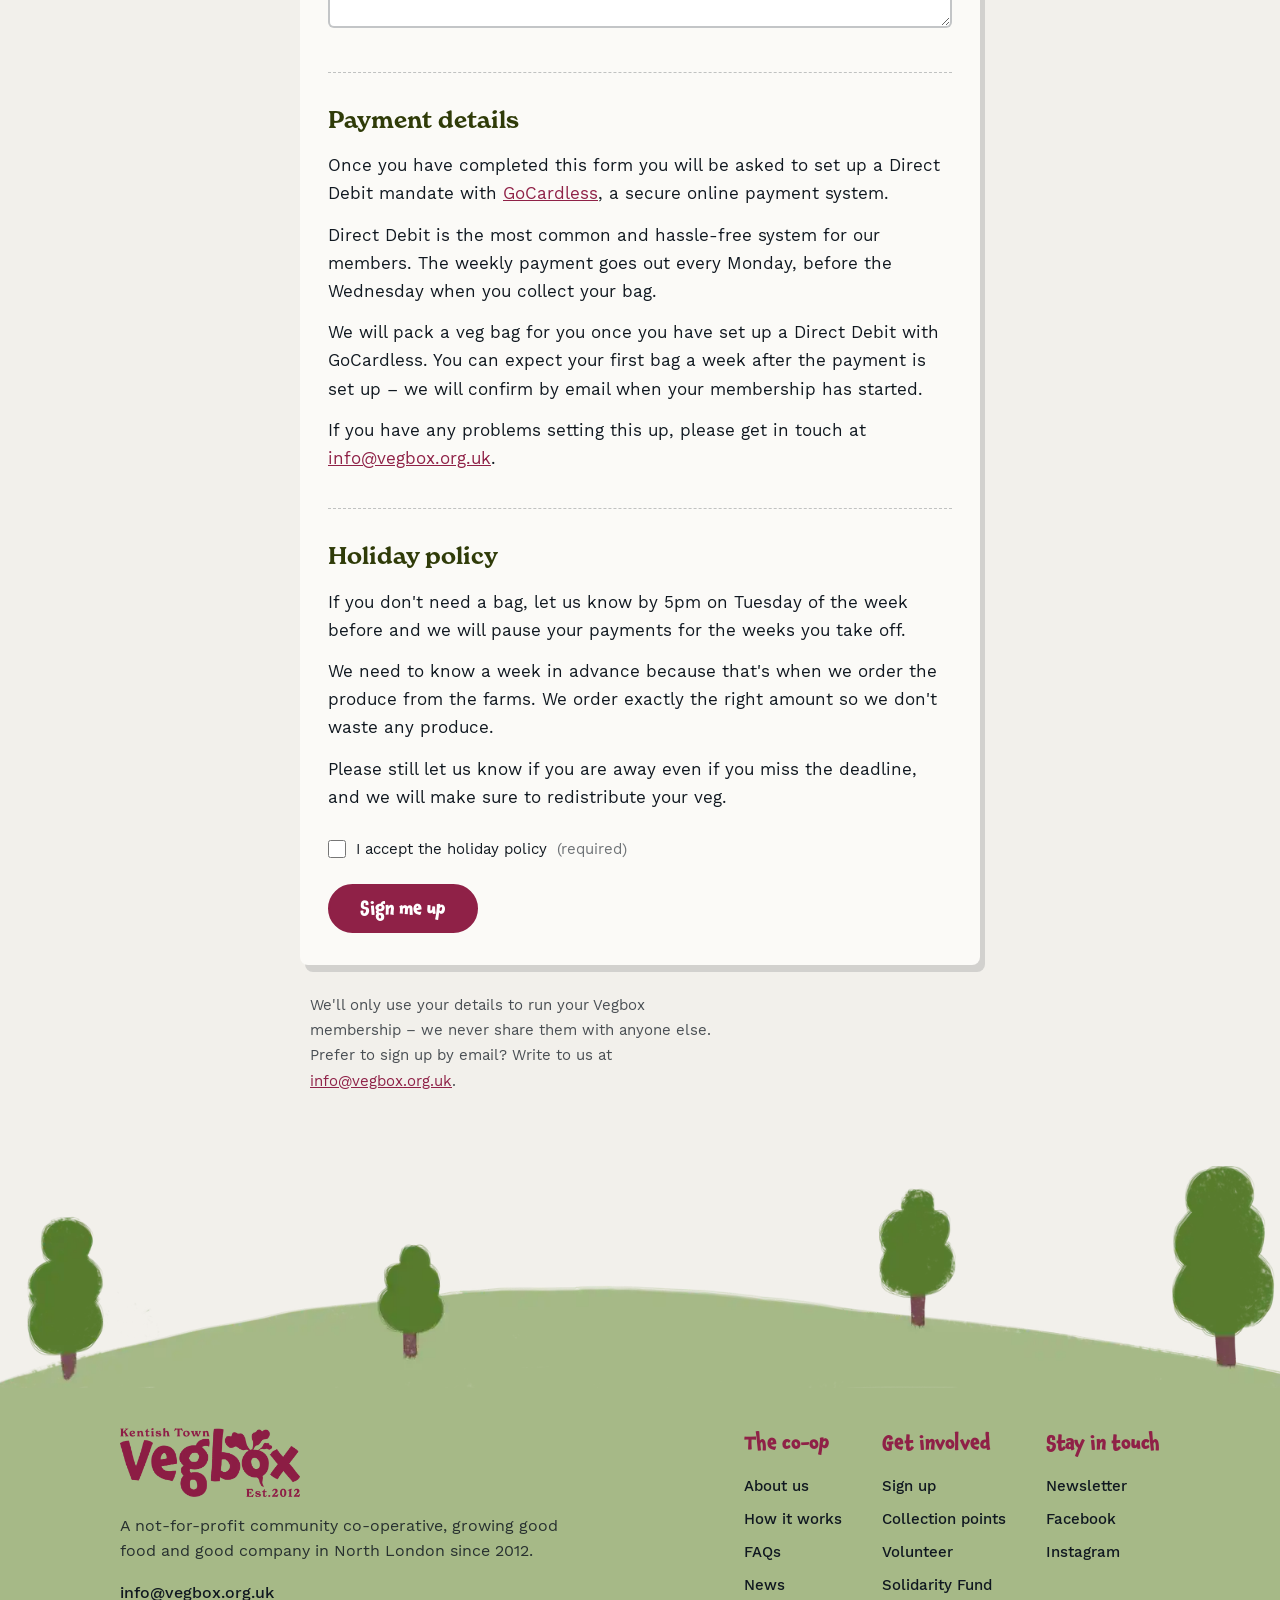
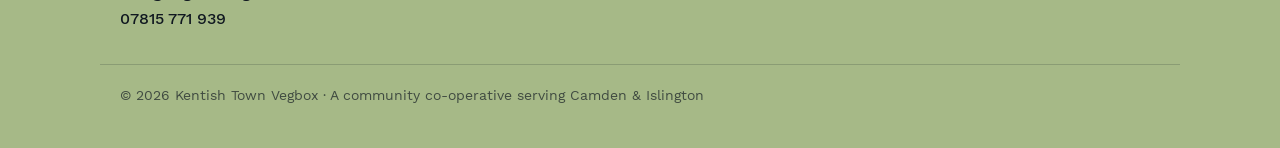
<file: signup.html>
<!DOCTYPE html>
<html lang="en-GB">
<head>
<meta charset="UTF-8">
<meta name="viewport" content="width=device-width, initial-scale=1.0">
<title>Sign up – Kentish Town Vegbox</title>
<meta name="description" content="Join Kentish Town Vegbox – weekly bags of local organic fruit and veg, collected from a point near you across Camden and Islington.">
<link rel="apple-touch-icon" sizes="180x180" href="/favicons/apple-touch-icon.png">
<link rel="icon" type="image/png" sizes="32x32" href="/favicons/favicon-32x32.png">
<link rel="icon" type="image/png" sizes="16x16" href="/favicons/favicon-16x16.png">
<link rel="manifest" href="/site.webmanifest">
<link rel="stylesheet" href="styles.css">
<style>
.lede{margin-bottom:2.25rem;max-width:38em}
form{background:var(--card);border-radius:8px;padding:2rem 1.75rem;box-shadow:5px 7px 0 rgba(16,24,32,.14)}
.field{margin-bottom:1.4rem}
label{display:block;font-weight:700;font-size:.95rem;margin-bottom:.35rem}
label .opt{font-weight:400;color:rgba(16,24,32,.6)}
input[type=text],input[type=email],input[type=tel],select,textarea{
  width:100%;padding:.7rem .85rem;font-family:var(--body);font-size:1rem;
  border:2px solid rgba(16,24,32,.25);border-radius:6px;background:#fff;color:var(--ink)}
input:focus,select:focus,textarea:focus{border-color:var(--beet)}
textarea{min-height:110px;resize:vertical}
.checks label{display:flex;align-items:flex-start;gap:.6rem;font-weight:400;margin-bottom:.6rem;cursor:pointer}
.checks input{width:1.15rem;height:1.15rem;margin-top:.2rem;accent-color:var(--beet);cursor:pointer;flex:none}
.hp{position:absolute;left:-9999px;top:-9999px}
button{
  display:inline-block;background:var(--beet);color:#fff;font-family:var(--fun);font-size:1.1rem;
  padding:.85rem 1.9rem;border-radius:999px;border:2.5px solid var(--beet);cursor:pointer}
button:hover{background:transparent;color:var(--beet)}
button:disabled{opacity:.6;cursor:wait}
.msg{margin-top:1.25rem;padding:1rem 1.2rem;border-radius:6px;display:none}
.msg.ok{display:block;background:#EAF0DC;border-left:6px solid var(--green)}
.msg.err{display:block;background:#F6E4EA;border-left:6px solid var(--beet)}
.aside-note{margin-top:1.75rem;padding-inline: 10px;font-size:.95rem;color:rgba(16,24,32,.75);max-width: 50ch;text-wrap: pretty;box-sizing: border-box;}
.form-section{margin:2.25rem 0 1.6rem;padding-top:1.75rem;border-top:1.5px dashed rgba(16,24,32,.25)}
.form-section h2{font-family:var(--display);font-weight:700;font-size:1.45rem;color:var(--green);margin-bottom:.75rem}
.form-section p{margin-bottom:.85rem;max-width:40em}
.form-section p:last-child{margin-bottom:0}
</style>
</head>
<body>

<header>
  <div class="nav">
    <a href="index.html" aria-label="Kentish Town Vegbox – home"><img src="images/logo.webp" alt="Kentish Town Vegbox, est. 2012"></a>
    <nav aria-label="Main" class="nav-links">
      <ul>
        <li><a href="about.html">About us</a></li>
        <li><a href="how-it-works.html">How it works</a></li>
        <li><a href="news.html">News</a></li>
        <li><a href="faq.html">FAQs</a></li>
      </ul>
    </nav>
    <a class="cta" href="signup.html">Sign up</a>
  </div>
</header>

<main>
  <div class="wrap narrower">
    <p class="sub">Your sustainable food journey starts here</p>
    <h1>Sign up to Kentish Town Vegbox</h1>
    <p class="lede">Fill in the form below and we'll email you a confirmation straight away. One of the team will then be in touch within a few days to confirm your collection point, set up your weekly Direct Debit, and let you know when your first bag will be ready.</p>

    <form id="signupForm" novalidate>
      <div class="field">
        <label for="name">Your name</label>
        <input type="text" id="name" name="name" autocomplete="name" required>
      </div>
      <div class="field">
        <label for="email">Email address</label>
        <input type="email" id="email" name="email" autocomplete="email" required>
      </div>
      <div class="field">
        <label for="phone">Mobile number <span class="opt">(optional)</span></label>
        <input type="tel" id="phone" name="phone" autocomplete="tel">
        <p class="opt" style="margin-top:.4rem">We will use the number provided to notify you when your veg bag is ready to be collected.</p>
      </div>
      <div class="field">
        <label for="address">Address and postcode <span class="opt">(helps us suggest your nearest collection point)</span></label>
        <input type="text" id="address" name="address" autocomplete="street-address">
      </div>
      <div class="field">
        <label for="bag">Which bag would you like?</label>
        <select id="bag" name="bag" required>
          <option value="">Choose a bag…</option>
          <option>Small – £9 / week</option>
          <option>Small + fruit – £11.65 / week</option>
          <option>Standard – £12 / week</option>
          <option>Standard + fruit – £15.50 / week</option>
          <option>Family – £16.50 / week</option>
          <option>Family + fruit – £20.80 / week</option>
          <option>Mega – £26 / week (fruit included)</option>
        </select>
        <p class="opt" style="margin-top:.4rem">The fruit option adds a weekly portion of fruit to your veg bag.</p>
      </div>
      <div class="field checks">
        <label><input type="checkbox" id="lowincome" name="lowincome"> I'd like the 20% low-income rate <span class="opt">– no questions asked; we also accept Healthy Start vouchers</span></label>
      </div>
      <div class="field">
        <label for="referral">Referral or discount code <span class="opt">(optional)</span></label>
        <input type="text" id="referral" name="referral" autocomplete="off">
      </div>
      <div class="field">
        <label for="collection">Preferred collection point <span class="opt">(don't worry if you're not sure yet)</span></label>
        <select id="collection" name="collection">
          <option value="">I'm not sure yet – suggest one for me</option>
          <option>Brook Gate pub, N4 2JS</option>
          <option>Calthorpe Community Gardens, WC1X 8LH</option>
          <option>Camden Market, NW1 8AF</option>
          <option>Culpeper Community Garden, N1 0EJ</option>
          <option>Doynton Street, N19 5BX</option>
          <option>The Grafton Pub, NW5 3LG</option>
          <option>Highgate Newtown Community Partners, N19 5DQ</option>
          <option>Hilldrop Community Centre, N7 9PL</option>
          <option>Islington Tennis Centre and Gym, N7 9PL</option>
          <option>Kentish Town Fire Station, NW5 1NT</option>
          <option>Kentish Town Health Centre, NW5 2BX</option>
          <option>Life After Hummus, NW1 1ES</option>
          <option>Primrose Gardens, NW3 4TP</option>
          <option>Refill Therapy: Zero Waste Store, N7 6JD</option>
          <option>Sobell Leisure Centre, N7 7NY</option>
          <option>St Georges Church, N7 0ND</option>
          <option>Sunnyside Community Gardens, N19 3LX</option>
          <option>The Thanet community centre, NW5 4HD</option>
          <option>The Undercraft, NW3 2HP</option>
          <option>36 Upper Park Road, NW3 2UT</option>
          <option>Vagabond cafe, N7 8LT</option>
        </select>
      </div>
      <div class="field">
        <label for="hear">How did you hear about us? <span class="opt">(optional)</span></label>
        <select id="hear" name="hear">
          <option value="">Choose one…</option>
          <option>Better Food Traders</option>
          <option>Drink coaster</option>
          <option>Estate agent sign</option>
          <option>Flyer</option>
          <option>Get With the Seasons newsletter</option>
          <option>Instagram</option>
          <option>Online advert</option>
          <option>Online search</option>
          <option>Poster</option>
          <option>Returning member</option>
          <option>Seen a collection point</option>
          <option>Stall at event</option>
          <option>Too Good To Go</option>
          <option>Transition Kentish Town</option>
          <option>Word of mouth</option>
          <option>Other</option>
        </select>
      </div>
      <div class="field" id="hearOtherField" hidden>
        <label for="hearother">If other, please specify</label>
        <input type="text" id="hearother" name="hearother">
      </div>
      <div class="field">
        <label for="notes">Anything else we should know? <span class="opt">(optional)</span></label>
        <textarea id="notes" name="notes" placeholder="e.g. questions, accessibility needs, or if you need home delivery"></textarea>
      </div>
      <div class="form-section">
        <h2>Payment details</h2>
        <p>Once you have completed this form you will be asked to set up a Direct Debit mandate with <a href="https://gocardless.com/">GoCardless</a>, a secure online payment system.</p>
        <p>Direct Debit is the most common and hassle-free system for our members. The weekly payment goes out every Monday, before the Wednesday when you collect your bag.</p>
        <p>We will pack a veg bag for you once you have set up a Direct Debit with GoCardless. You can expect your first bag a week after the payment is set up – we will confirm by email when your membership has started.</p>
        <p>If you have any problems setting this up, please get in touch at <a href="mailto:info@vegbox.org.uk">info@vegbox.org.uk</a>.</p>
      </div>

      <div class="form-section">
        <h2>Holiday policy</h2>
        <p>If you don't need a bag, let us know by 5pm on Tuesday of the week before and we will pause your payments for the weeks you take off.</p>
        <p>We need to know a week in advance because that's when we order the produce from the farms. We order exactly the right amount so we don't waste any produce.</p>
        <p>Please still let us know if you are away even if you miss the deadline, and we will make sure to redistribute your veg.</p>
      </div>
      <div class="field checks">
        <label><input type="checkbox" id="holiday" name="holiday"> I accept the holiday policy <span class="opt">(required)</span></label>
      </div>
      <div class="hp" aria-hidden="true">
        <label for="website">Leave this field empty</label>
        <input type="text" id="website" name="website" tabindex="-1" autocomplete="off">
      </div>
      <button type="submit" id="submitBtn">Sign me up</button>
      <div class="msg" id="formMsg" role="status"></div>
    </form>

    <p class="aside-note">We'll only use your details to run your Vegbox membership – we never share them with anyone else. Prefer to sign up by email? Write to us at <a href="mailto:info@vegbox.org.uk">info@vegbox.org.uk</a>.</p>
  </div>
</main>

<div class="trees" aria-hidden="true">
  <img src="images/trees.webp" alt="">
</div>
<footer>
  <div class="wrap footer-grid">
    <div class="footer-brand">
      <img src="images/logo.webp" alt="Kentish Town Vegbox, est. 2012">
      <p>A not-for-profit community co-operative, growing good food and good company in North London since 2012.</p>
      <p class="footer-contact">
        <a href="mailto:info@vegbox.org.uk">info@vegbox.org.uk</a><br>
        <a href="tel:+447815771939">07815 771 939</a>
      </p>
    </div>
    <nav class="footer-col" aria-label="About the co-op">
      <h2>The co-op</h2>
      <ul>
        <li><a href="about.html">About us</a></li>
        <li><a href="how-it-works.html">How it works</a></li>
        <li><a href="faq.html">FAQs</a></li>
        <li><a href="news.html">News</a></li>
      </ul>
    </nav>
    <nav class="footer-col" aria-label="Get involved">
      <h2>Get involved</h2>
      <ul>
        <li><a href="signup.html">Sign up</a></li>
        <li><a href="index.html#collect">Collection points</a></li>
        <li><a href="index.html#visit">Volunteer</a></li>
        <li><a href="solidarity-fund.html">Solidarity Fund</a></li>
      </ul>
    </nav>
    <nav class="footer-col" aria-label="Stay in touch">
      <h2>Stay in touch</h2>
      <ul>
        <li><a href="https://kentishtownvegbox.substack.com/" target="_blank" rel="noopener">Newsletter</a></li>
        <li><a href="https://www.facebook.com/KentishTownVegbox/" target="_blank" rel="noopener">Facebook</a></li>
        <li><a href="https://www.instagram.com/kentishtownvegbox/" target="_blank" rel="noopener">Instagram</a></li>
      </ul>
    </nav>
  </div>
  <div class="wrap footer-base">
    <p>&copy; 2026 Kentish Town Vegbox &middot; A community co-operative serving Camden &amp; Islington</p>
  </div>
</footer>

<script>
(function(){
  var form = document.getElementById('signupForm');
  var btn = document.getElementById('submitBtn');
  var msg = document.getElementById('formMsg');
  var hear = document.getElementById('hear');
  var hearOtherField = document.getElementById('hearOtherField');
  hear.addEventListener('change', function(){
    hearOtherField.hidden = (hear.value !== 'Other');
    if (hearOtherField.hidden) document.getElementById('hearother').value = '';
  });
  form.addEventListener('submit', function(e){
    e.preventDefault();
    msg.className = 'msg';
    if (!form.name.value.trim() || !form.email.value.trim() || !form.bag.value) {
      msg.className = 'msg err';
      msg.textContent = 'Please fill in your name, email and bag choice.';
      return;
    }
    if (!form.holiday.checked) {
      msg.className = 'msg err';
      msg.textContent = 'Please tick the box to accept the holiday policy.';
      return;
    }
    btn.disabled = true;
    btn.textContent = 'Sending…';
    fetch('/api/signup', { method: 'POST', body: new FormData(form) })
      .then(function(r){ return r.json().catch(function(){ return { ok: r.ok }; }); })
      .then(function(res){
        if (res.ok) {
          window.location.href = 'thanks.html';
        } else {
          msg.className = 'msg err';
          msg.textContent = res.error || 'Sorry, something went wrong. Please email us at info@vegbox.org.uk.';
        }
      })
      .catch(function(){
        msg.className = 'msg err';
        msg.textContent = 'Sorry, something went wrong. Please email us at info@vegbox.org.uk.';
      })
      .finally(function(){
        btn.disabled = false;
        btn.textContent = 'Sign me up';
      });
  });
})();
</script>
</body>
</html>
</file>
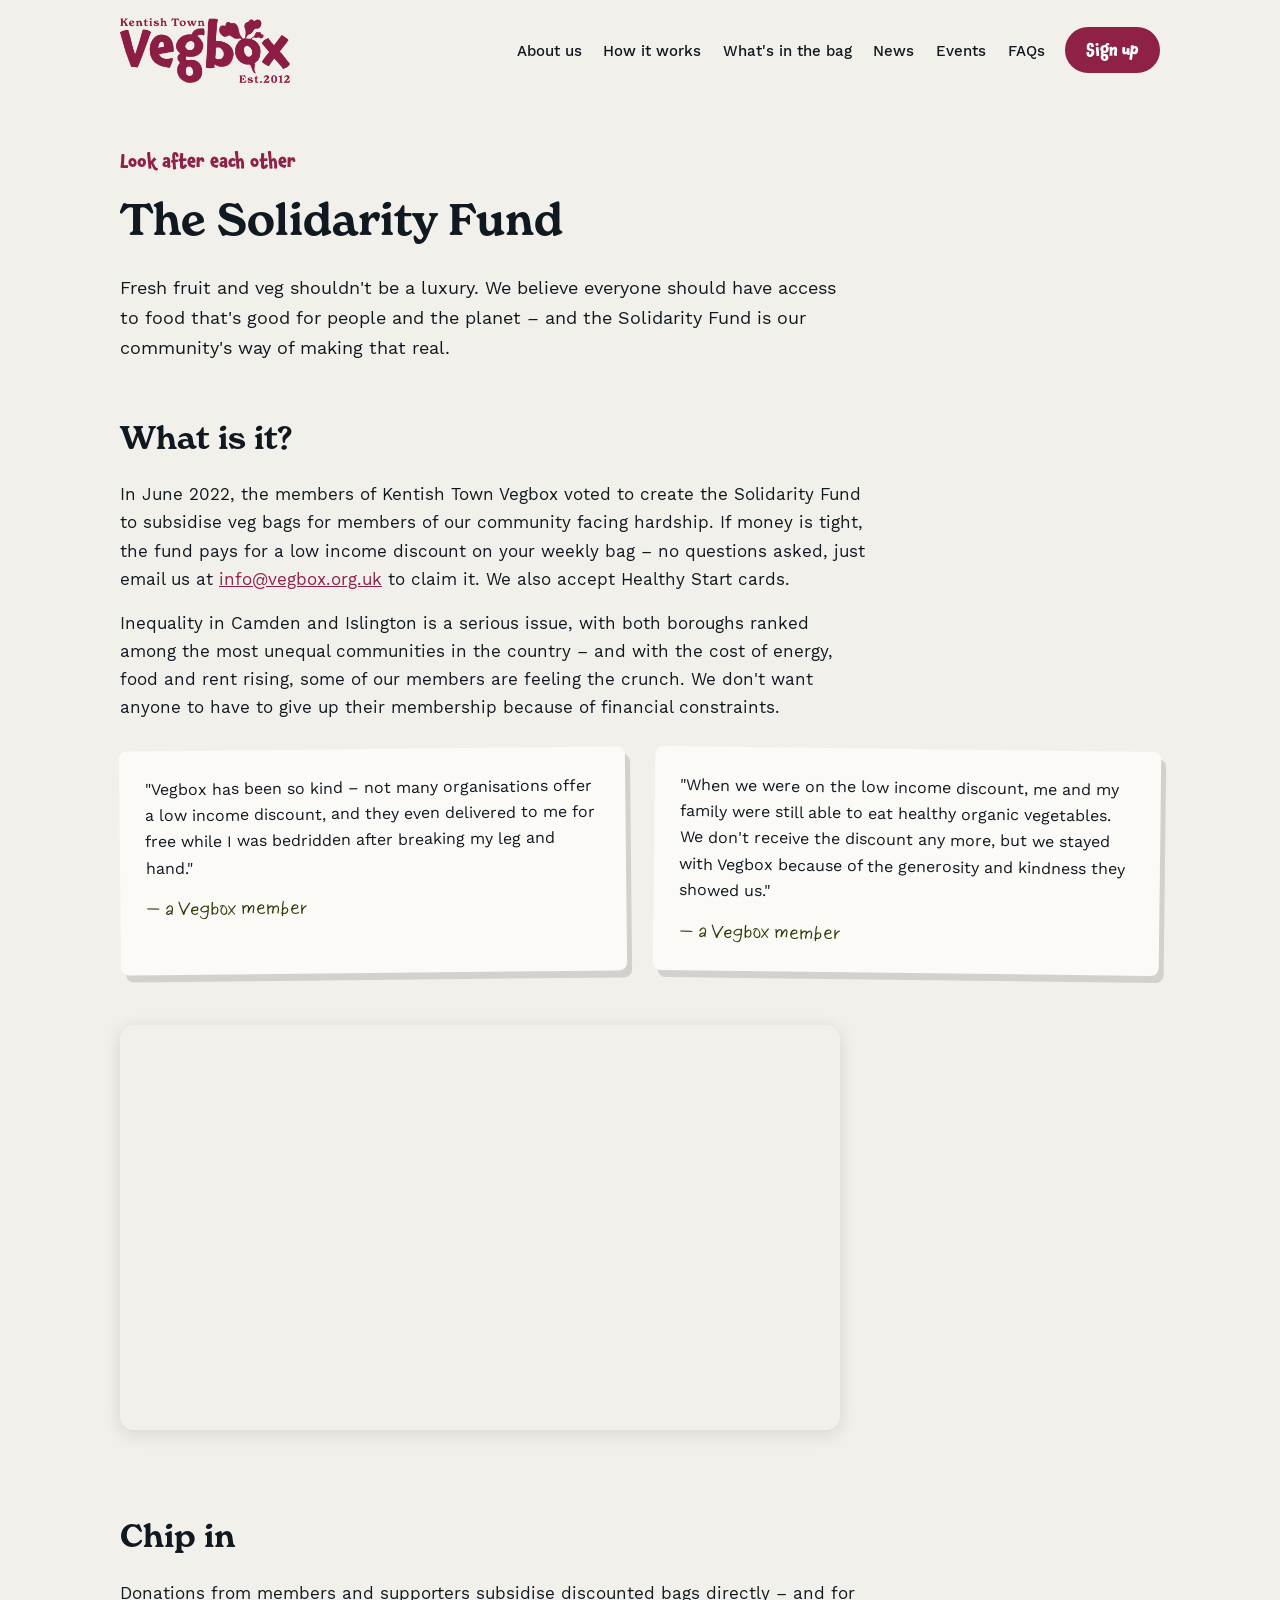
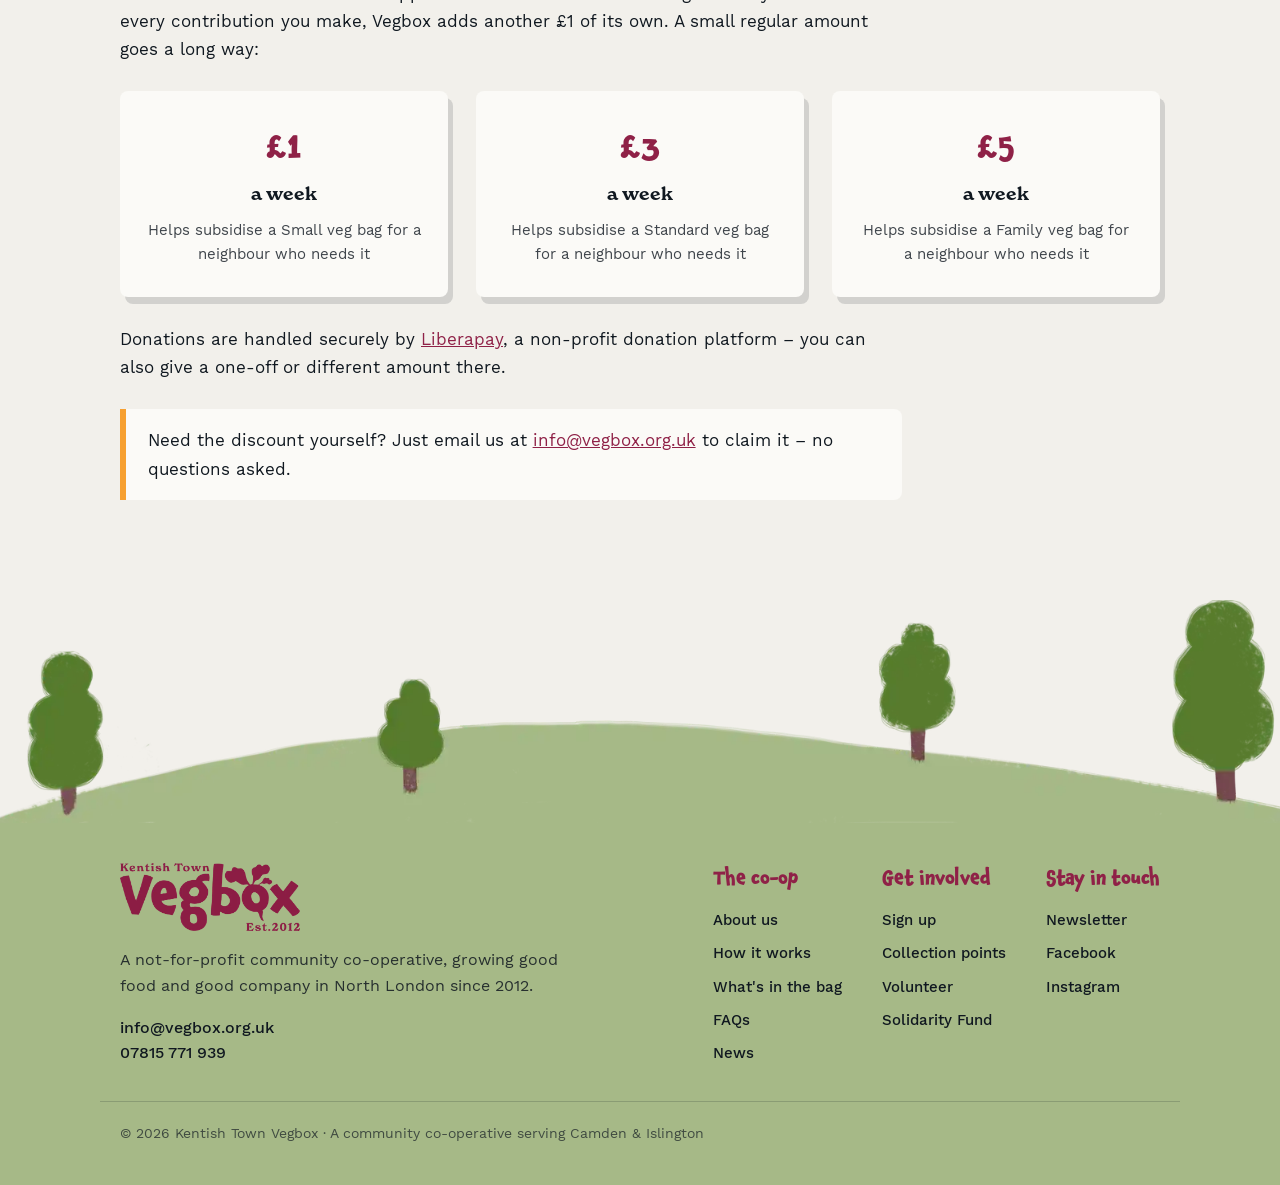
<file: solidarity-fund.html>
<!DOCTYPE html>
<html lang="en-GB">
<head>
<meta charset="UTF-8">
<meta name="viewport" content="width=device-width, initial-scale=1.0">
<title>The Solidarity Fund – Kentish Town Vegbox</title>
<meta name="description" content="The Vegbox Solidarity Fund subsidises weekly veg bags for members facing hardship. Created by member vote in 2022 – every donation is matched by Vegbox.">
<link rel="apple-touch-icon" sizes="180x180" href="/favicons/apple-touch-icon.png">
<link rel="icon" type="image/png" sizes="32x32" href="/favicons/favicon-32x32.png">
<link rel="icon" type="image/png" sizes="16x16" href="/favicons/favicon-16x16.png">
<link rel="manifest" href="/site.webmanifest">
<link rel="stylesheet" href="styles.css">
<style>
.lede{font-size:1.15rem;max-width:40em;margin-bottom:1rem}
main p{max-width:44em;margin-bottom:1rem}
.quotes{display:grid;grid-template-columns:repeat(2,1fr);gap:1.75rem;margin:1.75rem 0}
.quote{background:var(--card);border-radius:8px;padding:1.6rem;box-shadow:5px 7px 0 rgba(16,24,32,.14);transform:rotate(-.6deg)}
.quote:nth-child(2){transform:rotate(.7deg)}
.quote p{font-size:1rem;margin-bottom:.75rem}
.quote .who{font-family:var(--hand);font-size:1.1rem;color:var(--green);margin:0}
.video{width:100%;max-width:720px;aspect-ratio:16/9;border:0;border-radius:14px;box-shadow:0 4px 18px rgba(16,24,32,.12);margin:1.5rem 0}
.tiers{display:grid;grid-template-columns:repeat(3,1fr);gap:1.75rem;margin:1.75rem 0}
.tier{background:var(--card);border-radius:8px;padding:1.75rem 1.5rem;box-shadow:5px 7px 0 rgba(16,24,32,.14);text-align:center;text-decoration:none;color:var(--ink);display:block;border:2.5px solid transparent}
.tier:hover{border-color:var(--beet)}
.tier .amt{font-family:var(--fun);font-size:2rem;color:var(--beet);display:block;margin-bottom:.35rem}
.tier .size{font-family:var(--display);font-weight:700;font-size:1.15rem;display:block;margin-bottom:.5rem}
.tier p{font-size:.93rem;color:rgba(16,24,32,.8);margin:0}
.note{margin:1.75rem 0;background:var(--card);border-left:6px solid var(--orange);padding:1.1rem 1.35rem;border-radius:0 8px 8px 0;max-width:46em}
.btn{margin-top:.5rem}
@media (max-width:820px){.tiers{grid-template-columns:1fr}.quotes{grid-template-columns:1fr}}
</style>
</head>
<body>

<header>
  <div class="nav">
    <a href="index.html" aria-label="Kentish Town Vegbox – home"><img src="images/logo.webp" alt="Kentish Town Vegbox, est. 2012"></a>
    <nav aria-label="Main" class="nav-links">
      <ul>
        <li><a href="about.html">About us</a></li>
        <li><a href="how-it-works.html">How it works</a></li>
        <li><a href="whats-in-the-bag.html">What's in the bag</a></li>
        <li><a href="news.html">News</a></li>
        <li><a href="https://dandelion.events/o/vegbox" target="_blank" rel="noopener">Events</a></li>
        <li><a href="faq.html">FAQs</a></li>
      </ul>
    </nav>
    <a class="cta" href="sign-up.html">Sign up</a>
  </div>
</header>

<main>
  <div class="wrap">
    <p class="sub">Look after each other</p>
    <h1>The Solidarity Fund</h1>
    <p class="lede">Fresh fruit and veg shouldn't be a luxury. We believe everyone should have access to food that's good for people and the planet – and the Solidarity Fund is our community's way of making that real.</p>

    <h2 class="sec">What is it?</h2>
    <p>In June 2022, the members of Kentish Town Vegbox voted to create the Solidarity Fund to subsidise veg bags for members of our community facing hardship. If money is tight, the fund pays for a low income discount on your weekly bag – no questions asked, just email us at <a href="mailto:info@vegbox.org.uk">info@vegbox.org.uk</a> to claim it. We also accept Healthy Start cards.</p>
    <p>Inequality in Camden and Islington is a serious issue, with both boroughs ranked among the most unequal communities in the country – and with the cost of energy, food and rent rising, some of our members are feeling the crunch. We don't want anyone to have to give up their membership because of financial constraints.</p>

    <div class="quotes">
      <div class="quote">
        <p>"Vegbox has been so kind – not many organisations offer a low income discount, and they even delivered to me for free while I was bedridden after breaking my leg and hand."</p>
        <p class="who">— a Vegbox member</p>
      </div>
      <div class="quote">
        <p>"When we were on the low income discount, me and my family were still able to eat healthy organic vegetables. We don't receive the discount any more, but we stayed with Vegbox because of the generosity and kindness they showed us."</p>
        <p class="who">— a Vegbox member</p>
      </div>
    </div>

    <iframe class="video" src="https://www.youtube-nocookie.com/embed/GZYIAVXjbP0" title="The Vegbox Solidarity Fund" loading="lazy" allowfullscreen></iframe>

    <h2 class="sec">Chip in</h2>
    <p>Donations from members and supporters subsidise discounted bags directly – and for every contribution you make, Vegbox adds another £1 of its own. A small regular amount goes a long way:</p>
    <div class="tiers">
      <a class="tier" href="https://liberapay.com/Kentish_Town_Vegbox/donate?amount=1&currency=GBP&period=weekly">
        <span class="amt">£1</span>
        <span class="size">a week</span>
        <p>Helps subsidise a Small veg bag for a neighbour who needs it</p>
      </a>
      <a class="tier" href="https://liberapay.com/Kentish_Town_Vegbox/donate?amount=3&currency=GBP&period=weekly">
        <span class="amt">£3</span>
        <span class="size">a week</span>
        <p>Helps subsidise a Standard veg bag for a neighbour who needs it</p>
      </a>
      <a class="tier" href="https://liberapay.com/Kentish_Town_Vegbox/donate?amount=5&currency=GBP&period=weekly">
        <span class="amt">£5</span>
        <span class="size">a week</span>
        <p>Helps subsidise a Family veg bag for a neighbour who needs it</p>
      </a>
    </div>
    <p>Donations are handled securely by <a href="https://liberapay.com/Kentish_Town_Vegbox/">Liberapay</a>, a non-profit donation platform – you can also give a one-off or different amount there.</p>

    <div class="note">Need the discount yourself? Just email us at <a href="mailto:info@vegbox.org.uk">info@vegbox.org.uk</a> to claim it – no questions asked.</div>
  </div>
</main>

<div class="trees" aria-hidden="true">
  <img src="images/trees.webp" alt="A background illustration of trees on a hill.">
</div>
<footer>
  <div class="wrap footer-grid">
    <div class="footer-brand">
      <img src="images/logo.webp" alt="Kentish Town Vegbox, est. 2012">
      <p>A not-for-profit community co-operative, growing good food and good company in North London since 2012.</p>
      <p class="footer-contact">
        <a href="mailto:info@vegbox.org.uk">info@vegbox.org.uk</a><br>
        <a href="tel:+447815771939">07815 771 939</a>
      </p>
    </div>
    <nav class="footer-col" aria-label="About the co-op">
      <h2>The co-op</h2>
      <ul>
        <li><a href="about.html">About us</a></li>
        <li><a href="how-it-works.html">How it works</a></li>
        <li><a href="whats-in-the-bag.html">What's in the bag</a></li>
        <li><a href="faq.html">FAQs</a></li>
        <li><a href="news.html">News</a></li>
      </ul>
    </nav>
    <nav class="footer-col" aria-label="Get involved">
      <h2>Get involved</h2>
      <ul>
        <li><a href="sign-up.html">Sign up</a></li>
        <li><a href="index.html#collect">Collection points</a></li>
        <li><a href="index.html#visit">Volunteer</a></li>
        <li><a href="solidarity-fund.html">Solidarity Fund</a></li>
      </ul>
    </nav>
    <nav class="footer-col" aria-label="Stay in touch">
      <h2>Stay in touch</h2>
      <ul>
        <li><a href="https://kentishtownvegbox.substack.com/" target="_blank" rel="noopener">Newsletter</a></li>
        <li><a href="https://www.facebook.com/KentishTownVegbox/" target="_blank" rel="noopener">Facebook</a></li>
        <li><a href="https://www.instagram.com/kentishtownvegbox/" target="_blank" rel="noopener">Instagram</a></li>
      </ul>
    </nav>
  </div>
  <div class="wrap footer-base">
    <p>&copy; 2026 Kentish Town Vegbox &middot; A community co-operative serving Camden &amp; Islington</p>
  </div>
</footer>

</body>
</html>
</file>
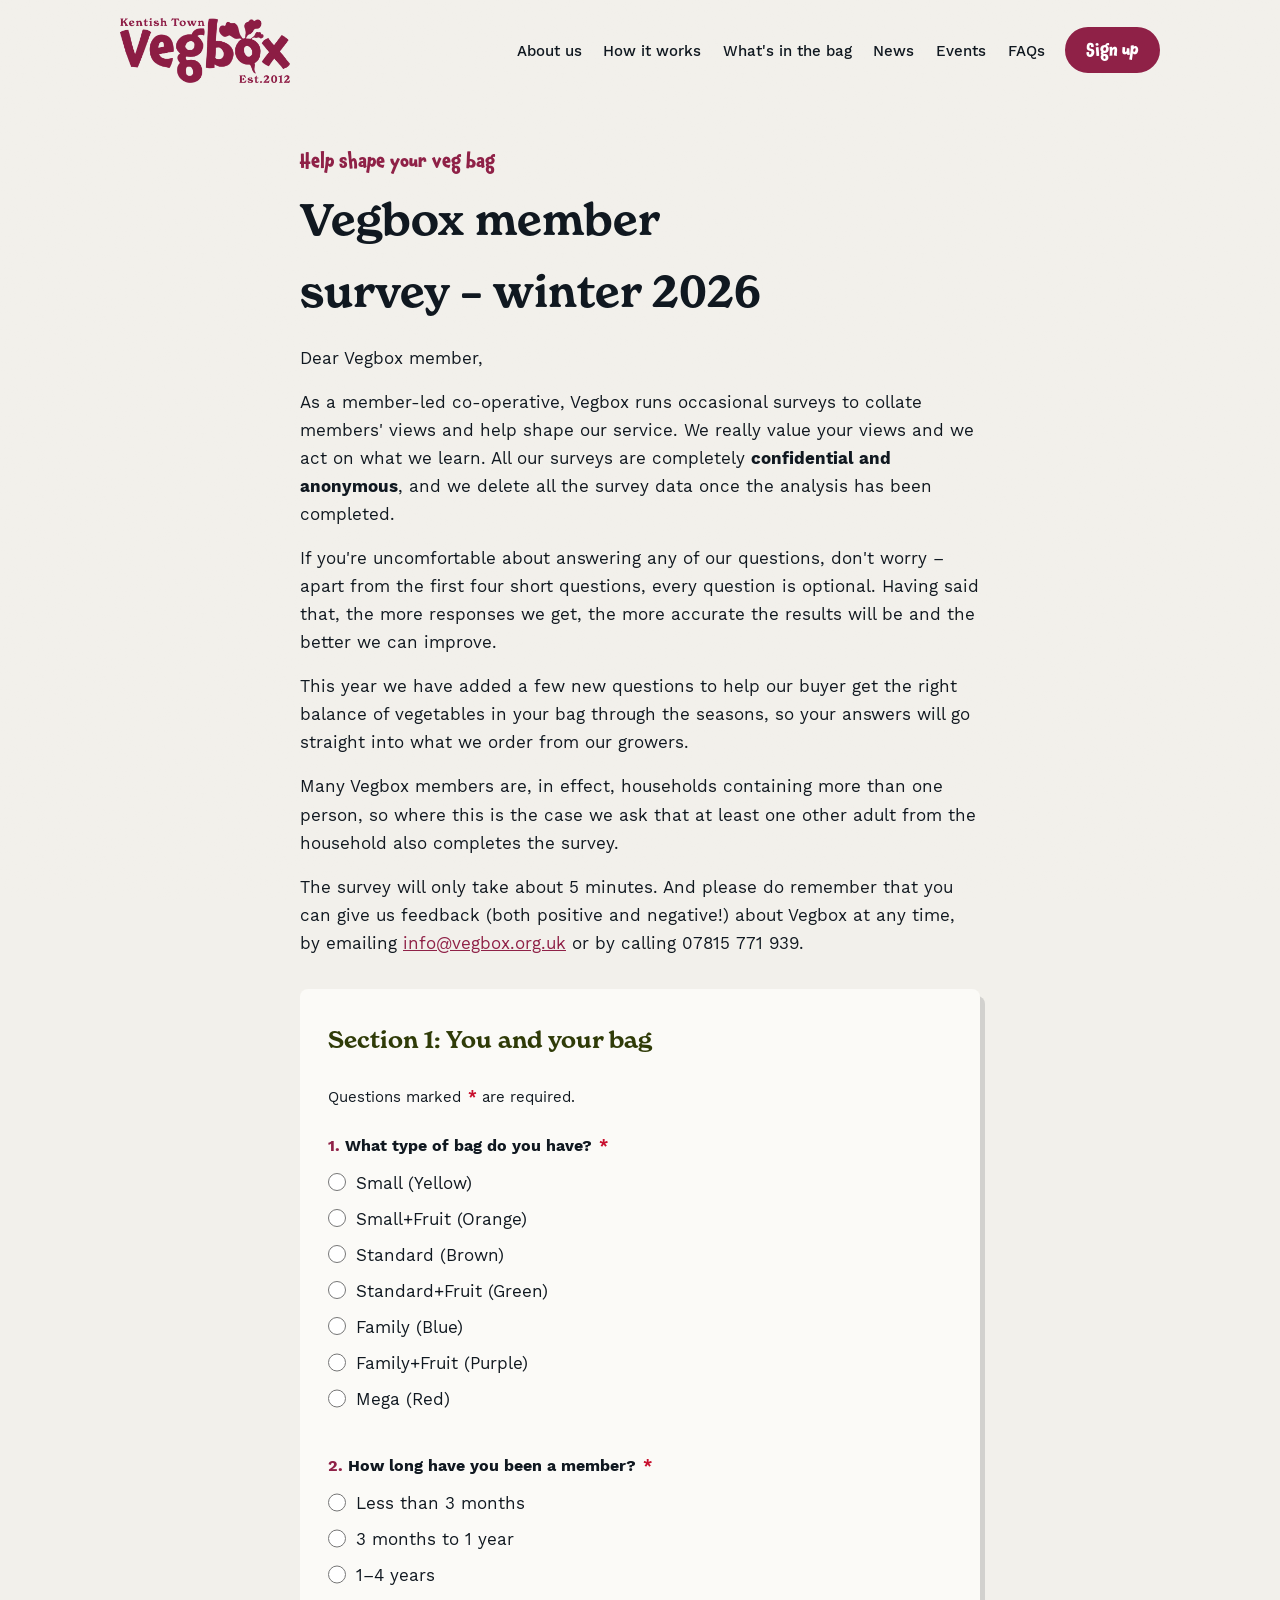
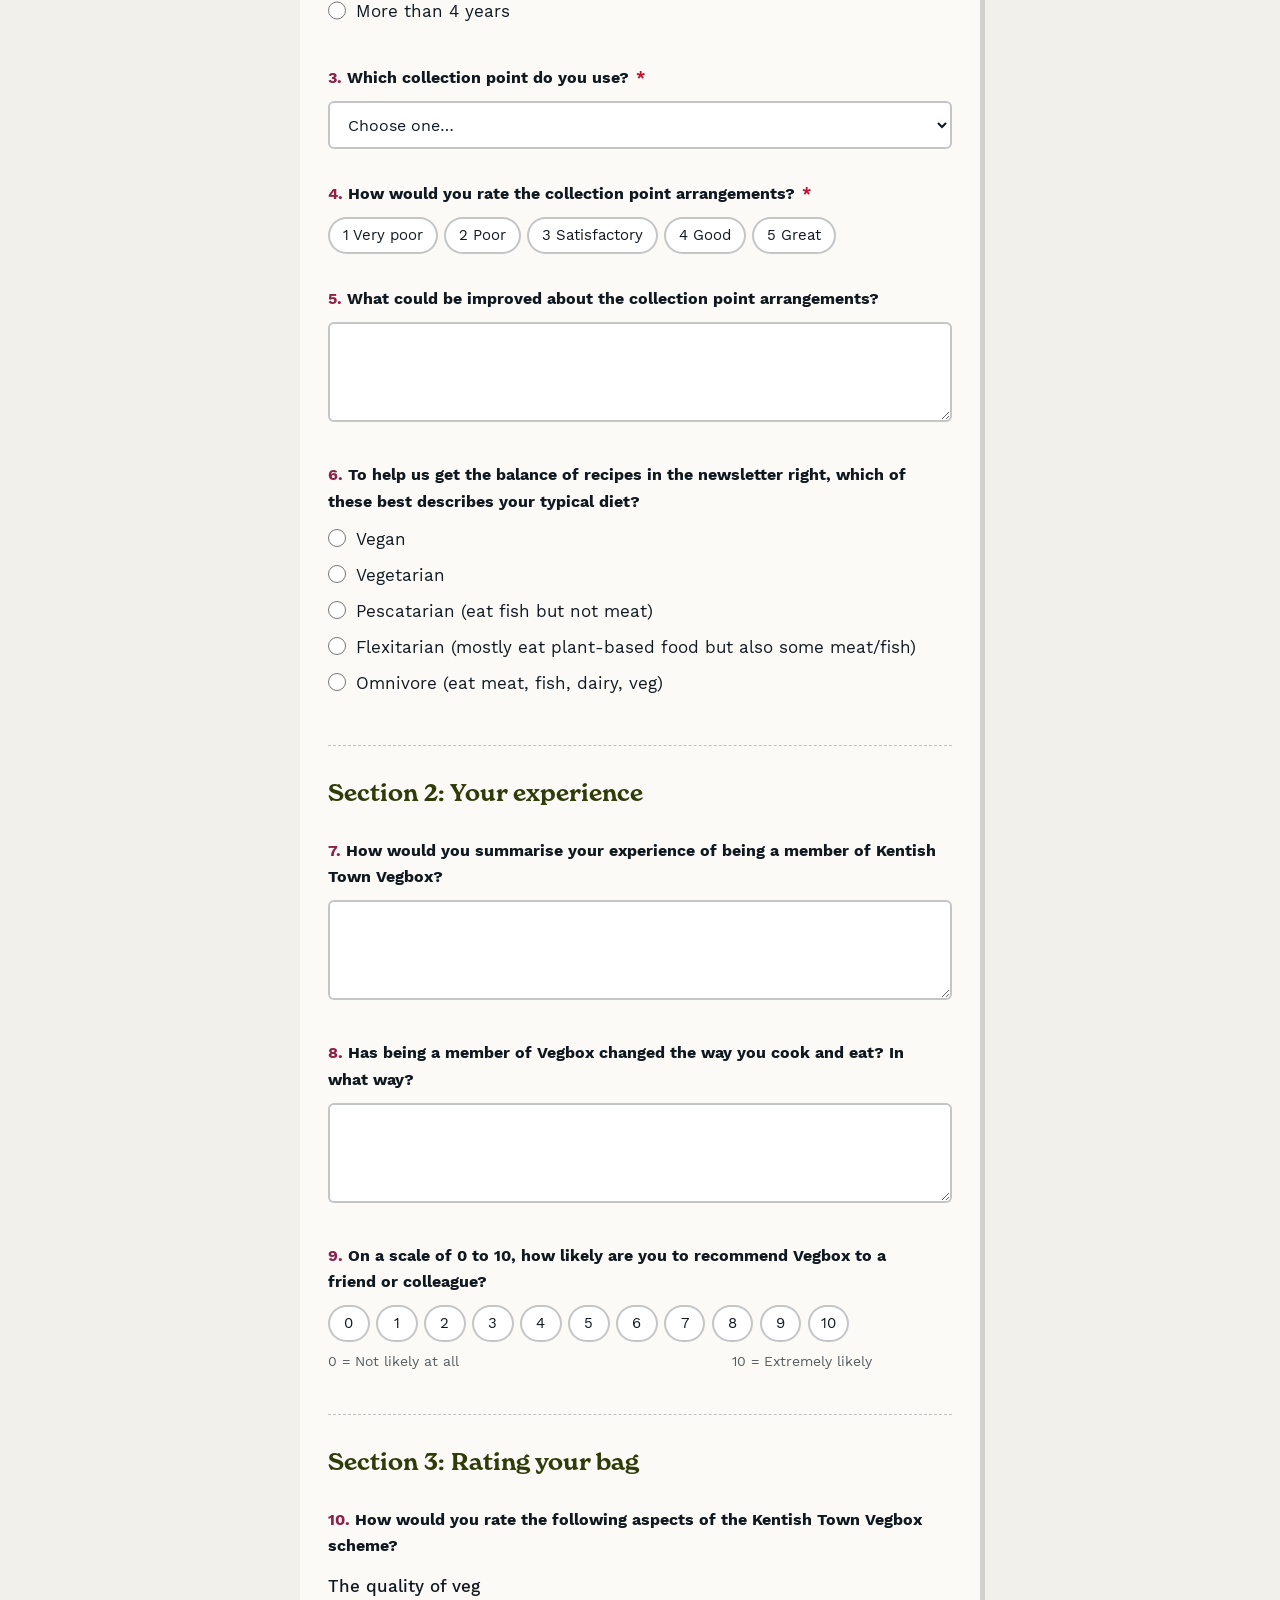
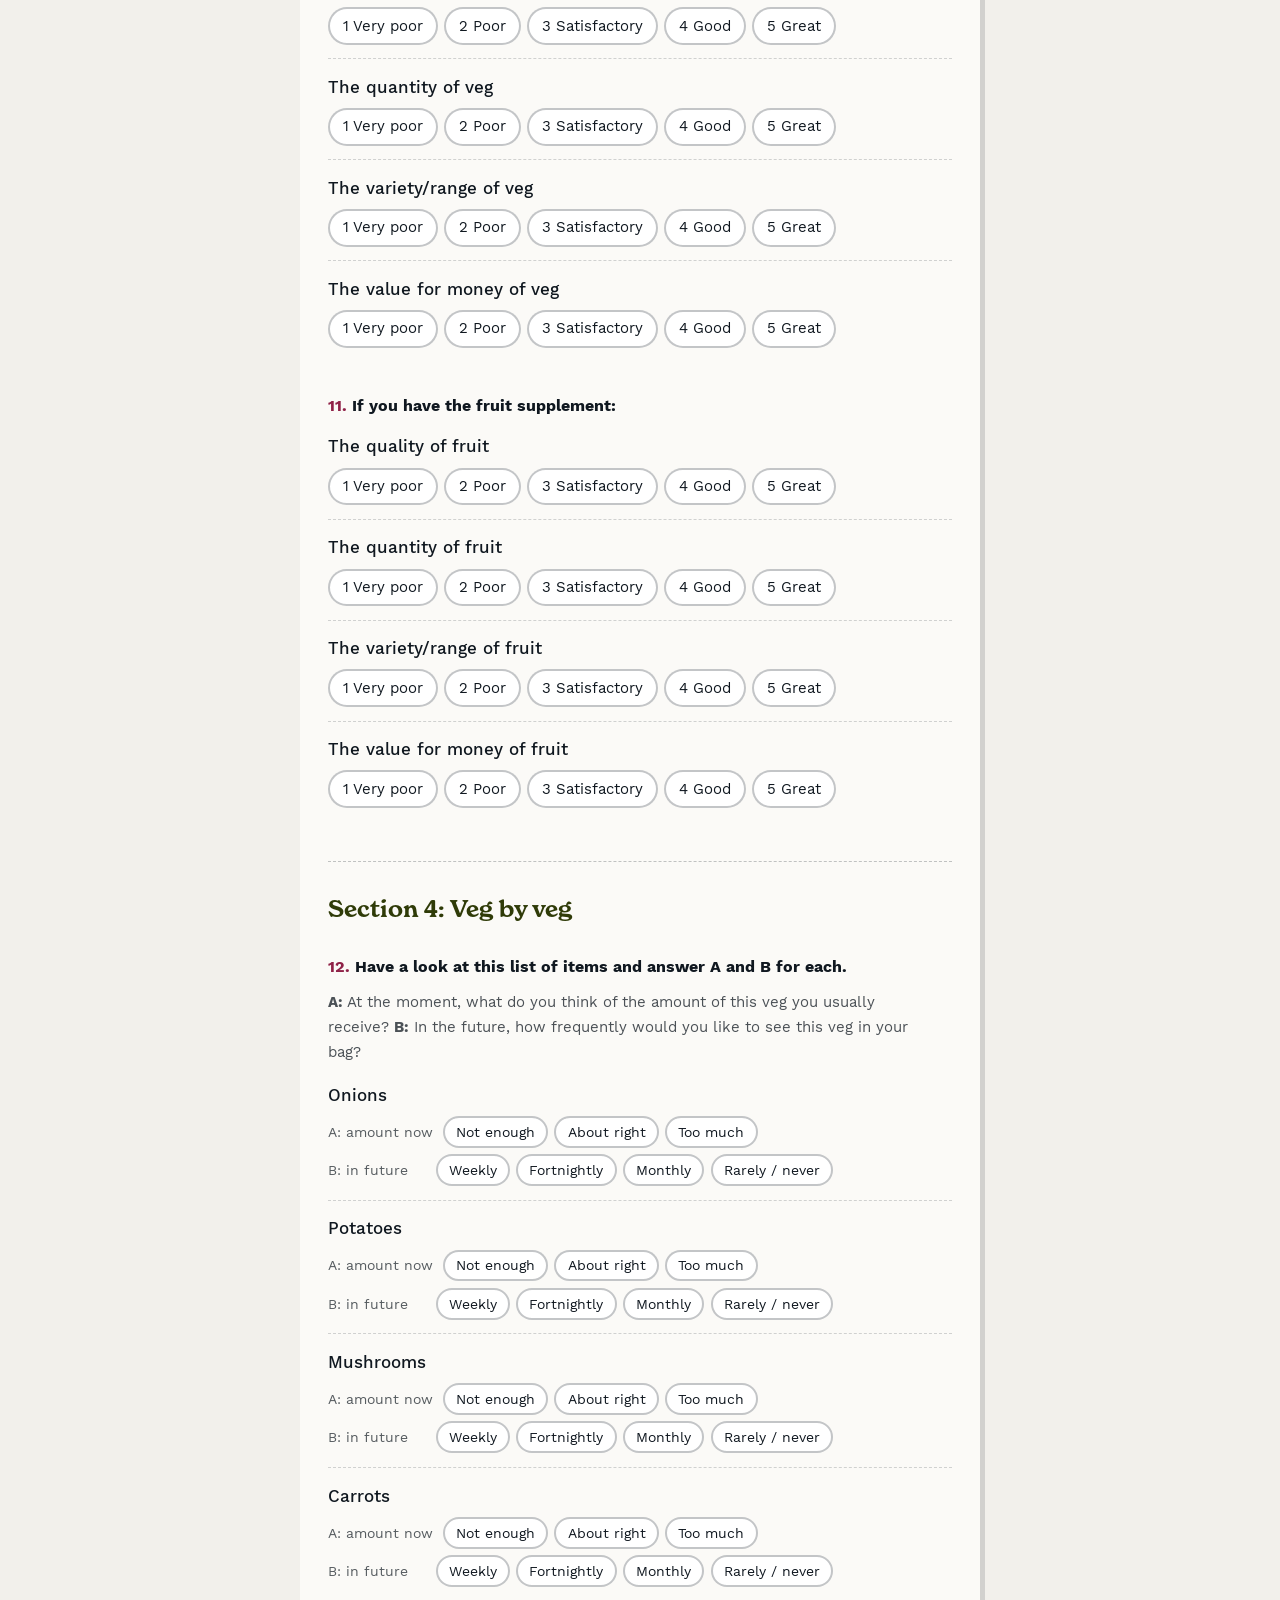
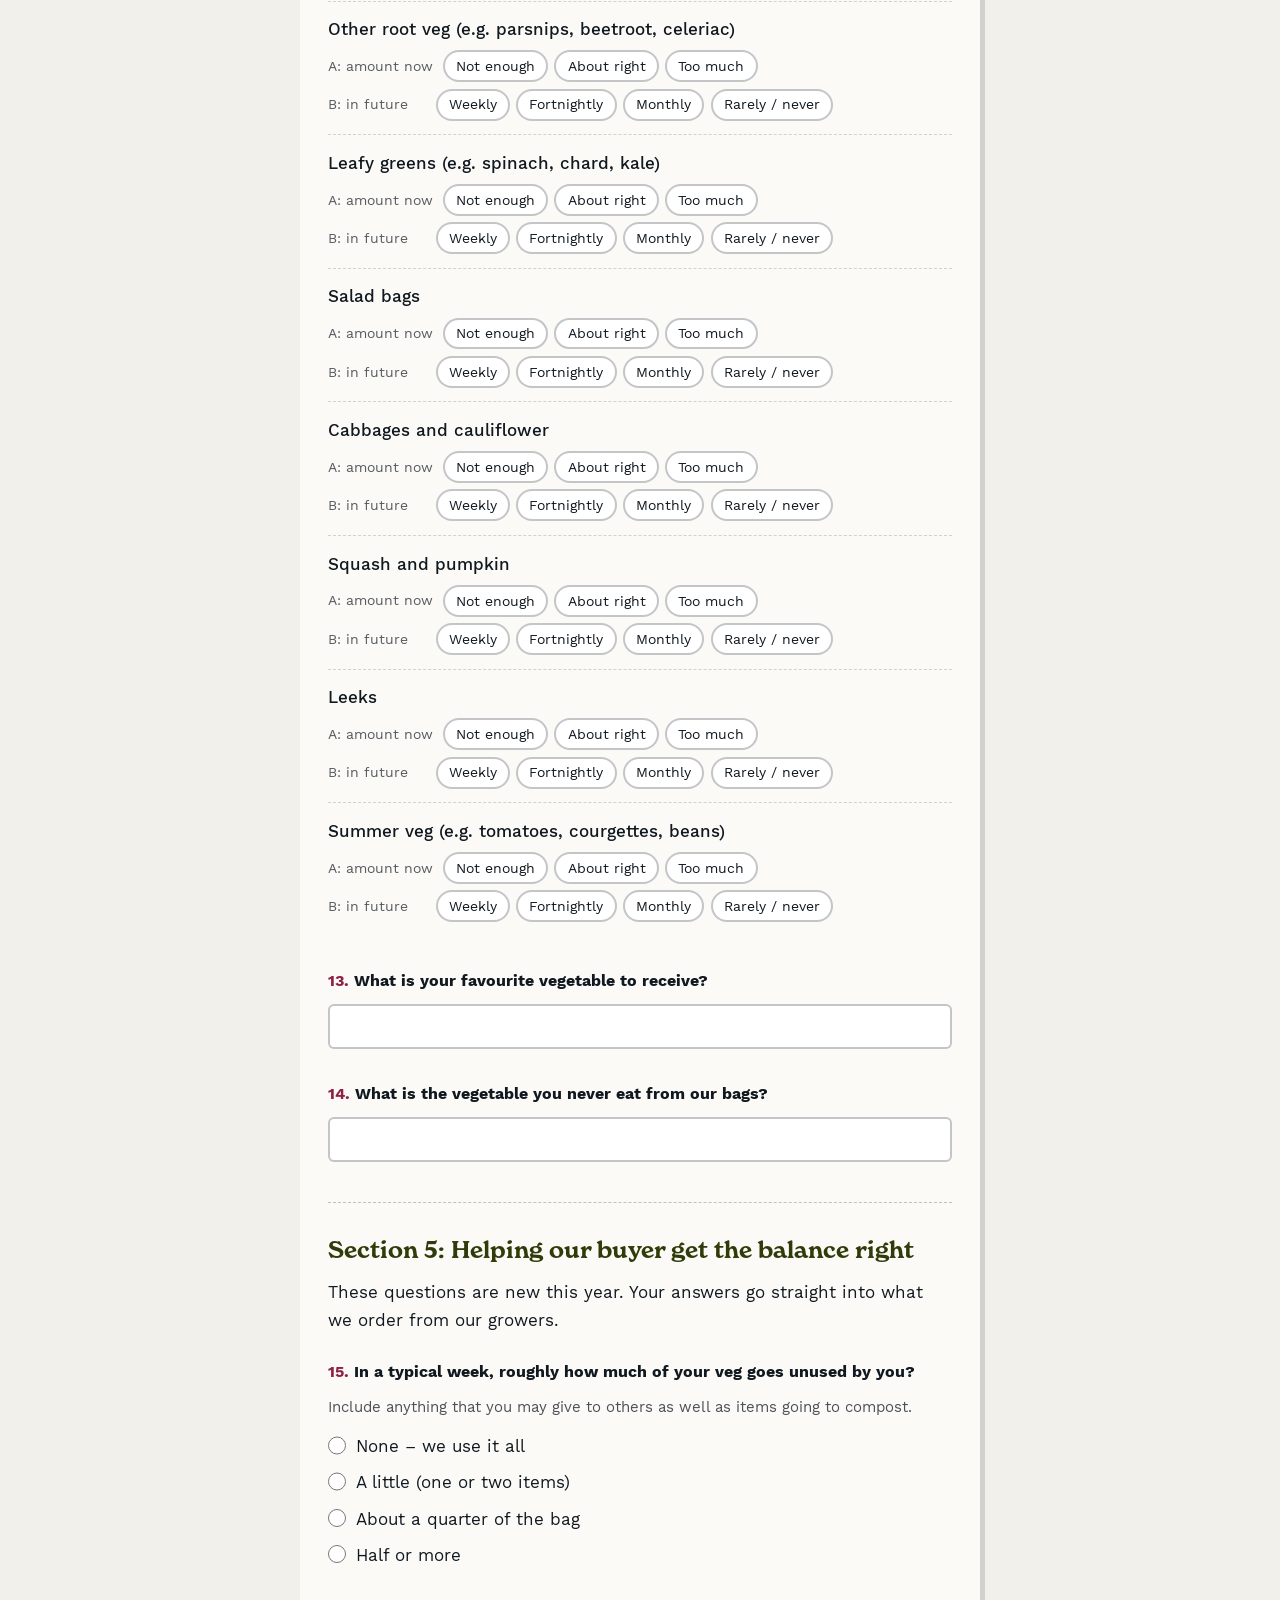
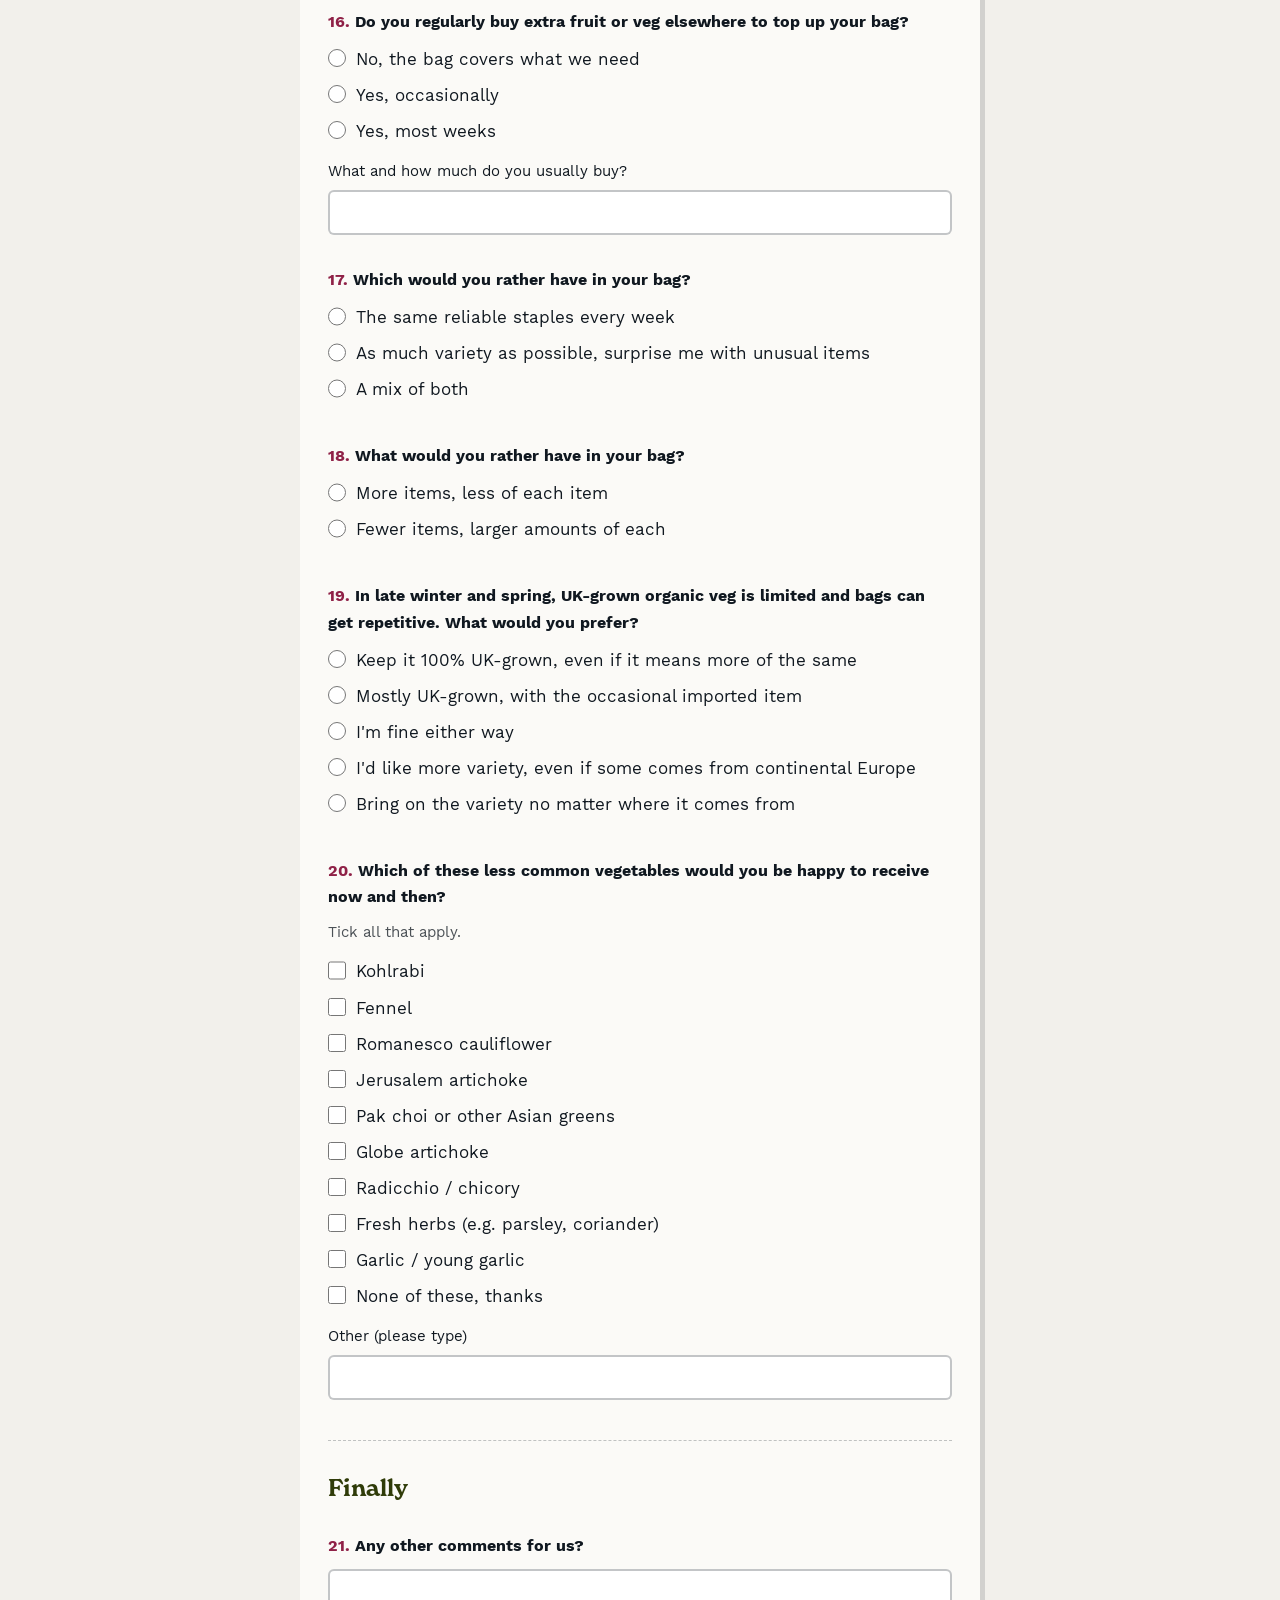
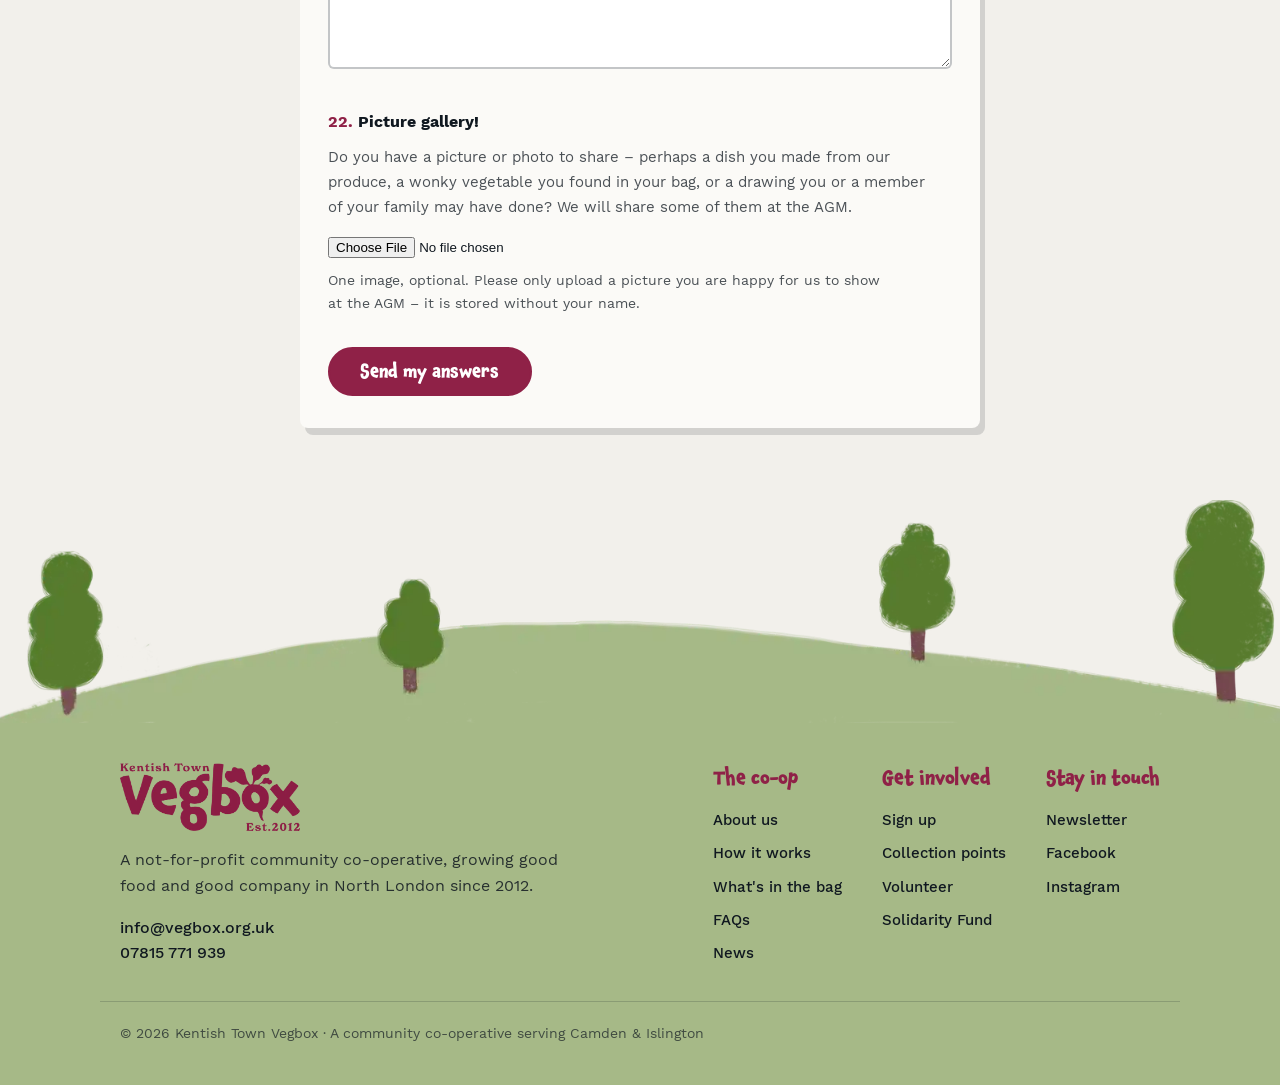
<file: survey.html>
<!DOCTYPE html>
<html lang="en-GB">
<head>
<meta charset="UTF-8">
<meta name="viewport" content="width=device-width, initial-scale=1.0">
<title>Member survey – Kentish Town Vegbox</title>
<meta name="description" content="The Kentish Town Vegbox member survey, winter 2026.">
<meta name="robots" content="noindex">
<link rel="apple-touch-icon" sizes="180x180" href="/favicons/apple-touch-icon.png">
<link rel="icon" type="image/png" sizes="32x32" href="/favicons/favicon-32x32.png">
<link rel="icon" type="image/png" sizes="16x16" href="/favicons/favicon-16x16.png">
<link rel="manifest" href="/site.webmanifest">
<link rel="stylesheet" href="styles.css">
<style>
.intro p{margin-bottom:1rem;max-width:40em}
.intro{margin-bottom:2rem}
form,.done{background:var(--card);border-radius:8px;padding:2rem 1.75rem;box-shadow:5px 7px 0 rgba(16,24,32,.14)}
@media (max-width:520px){form,.done{padding:1.5rem 1.1rem}}
fieldset{border:0;min-width:0}
.q{margin-bottom:2rem}
legend,.ql{display:block;font-weight:700;font-size:1rem;margin-bottom:.6rem;padding:0;max-width:38em}
.n{color:var(--beet)}
.hint{font-size:.95rem;color:rgba(16,24,32,.75);margin-bottom:.75rem;max-width:40em}
.hint.small{font-size:.88rem;margin-top:.5rem}
input[type=text],select,textarea{
  width:100%;padding:.7rem .85rem;font-family:var(--body);font-size:1rem;
  border:2px solid rgba(16,24,32,.25);border-radius:6px;background:#fff;color:var(--ink)}
input:focus,select:focus,textarea:focus{border-color:var(--beet)}
textarea{min-height:100px;resize:vertical}
.sub-l{display:block;font-size:.95rem;margin:.9rem 0 .35rem}
/* stacked radio / checkbox lists */
.stack label{display:flex;align-items:flex-start;gap:.6rem;margin-bottom:.5rem;cursor:pointer}
.stack input{width:1.15rem;height:1.15rem;margin-top:.25rem;accent-color:var(--beet);cursor:pointer;flex:none}
/* pill-style radios for scales */
.pills{display:flex;flex-wrap:wrap;gap:.4rem}
.pills label{position:relative;cursor:pointer}
.pills input{position:absolute;opacity:0;inset:0;width:100%;height:100%;cursor:pointer;margin:0}
.pills span{display:block;padding:.45rem .8rem;border:2px solid rgba(16,24,32,.25);border-radius:999px;background:#fff;font-size:.92rem;line-height:1.3;white-space:nowrap}
.pills.sm span{padding:.3rem .7rem;font-size:.88rem}
.pills.nps span{min-width:2.6rem;text-align:center;padding-inline:.4rem}
.pills input:checked+span{background:var(--beet);border-color:var(--beet);color:#fff}
.pills input:focus-visible+span{outline:3px solid var(--beet);outline-offset:2px}
.pills label:hover span{border-color:var(--beet)}
.scale{display:flex;justify-content:space-between;gap:1rem;font-size:.88rem;color:rgba(16,24,32,.7);margin-top:.5rem;max-width:34rem}
.grid .row{padding:.85rem 0;border-top:1.5px dashed rgba(16,24,32,.18)}
.grid .row:first-child{border-top:0;padding-top:.2rem}
.rl{font-weight:500;margin-bottom:.45rem}
.veg>div{display:flex;align-items:center;flex-wrap:wrap;gap:.4rem .6rem;margin-top:.4rem}
.ab{font-size:.85rem;color:rgba(16,24,32,.7);min-width:7.2em}
.form-section{margin:2.5rem 0 1.6rem;padding-top:1.75rem;border-top:1.5px dashed rgba(16,24,32,.25)}
.form-section.first{margin-top:0;padding-top:0;border-top:0}
.form-section h2,.done h2{font-family:var(--display);font-weight:700;font-size:1.45rem;color:var(--green);margin-bottom:.5rem}
.form-section p{max-width:40em}
.hp{position:absolute;left:-9999px;top:-9999px}
#photoPreview{margin-top:.9rem}
#photoPreview img{max-width:240px;max-height:240px;border-radius:6px;margin-bottom:.4rem}
button.send{
  display:inline-block;background:var(--beet);color:#fff;font-family:var(--fun);font-size:1.1rem;
  padding:.85rem 1.9rem;border-radius:999px;border:2.5px solid var(--beet);cursor:pointer}
button.send:hover{background:transparent;color:var(--beet)}
button.send:disabled{opacity:.6;cursor:wait}
button.link{background:none;border:0;color:var(--beet);text-decoration:underline;font:inherit;font-size:.92rem;cursor:pointer;padding:0}
.req{color:#C8102E;font-weight:700;margin-left:.15em}
.visually-hidden{position:absolute;width:1px;height:1px;padding:0;margin:-1px;overflow:hidden;clip:rect(0 0 0 0);white-space:nowrap;border:0}
.req-key{font-size:.92rem;margin-bottom:1.5rem}
.q.missing{border-left:4px solid #C8102E;padding-left:.9rem;margin-left:calc(-.9rem - 4px)}
.q-err{color:#C8102E;font-weight:600;font-size:.92rem;margin-top:.5rem}
.msg{margin-top:1.25rem;padding:1rem 1.2rem;border-radius:6px;display:none}
.msg.err{display:block;background:#F6E4EA;border-left:6px solid var(--beet)}
.done p{margin-bottom:.9rem;max-width:40em}
</style>
</head>
<body>

<header>
  <div class="nav">
    <a href="index.html" aria-label="Kentish Town Vegbox – home"><img src="images/logo.webp" alt="Kentish Town Vegbox, est. 2012"></a>
    <nav aria-label="Main" class="nav-links">
      <ul>
        <li><a href="about.html">About us</a></li>
        <li><a href="how-it-works.html">How it works</a></li>
        <li><a href="whats-in-the-bag.html">What's in the bag</a></li>
        <li><a href="news.html">News</a></li>
        <li><a href="https://dandelion.events/o/vegbox" target="_blank" rel="noopener">Events</a></li>
        <li><a href="faq.html">FAQs</a></li>
      </ul>
    </nav>
    <a class="cta" href="sign-up.html">Sign up</a>
  </div>
</header>


<main>
  <div class="wrap narrower">
    <p class="sub">Help shape your veg bag</p>
    <h1>Vegbox member survey – winter 2026</h1>

    <div class="intro" id="intro">
      <p>Dear Vegbox member,</p>
      <p>As a member-led co-operative, Vegbox runs occasional surveys to collate members' views and help shape our service. We really value your views and we act on what we learn. All our surveys are completely <strong>confidential and anonymous</strong>, and we delete all the survey data once the analysis has been completed.</p>
      <p>If you're uncomfortable about answering any of our questions, don't worry – apart from the first four short questions, every question is optional. Having said that, the more responses we get, the more accurate the results will be and the better we can improve.</p>
      <p>This year we have added a few new questions to help our buyer get the right balance of vegetables in your bag through the seasons, so your answers will go straight into what we order from our growers.</p>
      <p>Many Vegbox members are, in effect, households containing more than one person, so where this is the case we ask that at least one other adult from the household also completes the survey.</p>
      <!-- TODO before launch: add the closing date, e.g. <p>Please complete the survey by <strong>Sunday 6 December</strong>.</p> -->
      <p>The survey will only take about 5 minutes. And please do remember that you can give us feedback (both positive and negative!) about Vegbox at any time, by emailing <a href="mailto:info@vegbox.org.uk">info@vegbox.org.uk</a> or by calling 07815&nbsp;771&nbsp;939.</p>
    </div>

    <form id="surveyForm" novalidate>
<div class="form-section first"><h2>Section 1: You and your bag</h2></div>
<p class="req-key">Questions marked <span class="req" aria-hidden="true">*</span> are required.</p>

<fieldset class="q" data-required="q1_bag" data-qn="1" aria-required="true"><legend><span class="n">1.</span> What type of bag do you have? <span class="req" aria-hidden="true">*</span><span class="visually-hidden"> (required)</span></legend>
<div class="stack">
<label><input type="radio" name="q1_bag" value="Small (Yellow)"><span>Small (Yellow)</span></label>
<label><input type="radio" name="q1_bag" value="Small+Fruit (Orange)"><span>Small+Fruit (Orange)</span></label>
<label><input type="radio" name="q1_bag" value="Standard (Brown)"><span>Standard (Brown)</span></label>
<label><input type="radio" name="q1_bag" value="Standard+Fruit (Green)"><span>Standard+Fruit (Green)</span></label>
<label><input type="radio" name="q1_bag" value="Family (Blue)"><span>Family (Blue)</span></label>
<label><input type="radio" name="q1_bag" value="Family+Fruit (Purple)"><span>Family+Fruit (Purple)</span></label>
<label><input type="radio" name="q1_bag" value="Mega (Red)"><span>Mega (Red)</span></label>
</div>
</fieldset>

<fieldset class="q" data-required="q2_length" data-qn="2" aria-required="true"><legend><span class="n">2.</span> How long have you been a member? <span class="req" aria-hidden="true">*</span><span class="visually-hidden"> (required)</span></legend>
<div class="stack">
<label><input type="radio" name="q2_length" value="Less than 3 months"><span>Less than 3 months</span></label>
<label><input type="radio" name="q2_length" value="3 months to 1 year"><span>3 months to 1 year</span></label>
<label><input type="radio" name="q2_length" value="1–4 years"><span>1–4 years</span></label>
<label><input type="radio" name="q2_length" value="More than 4 years"><span>More than 4 years</span></label>
</div>
</fieldset>

<div class="q" data-required="q3_collection" data-qn="3"><label class="ql" for="q3_collection"><span class="n">3.</span> Which collection point do you use? <span class="req" aria-hidden="true">*</span><span class="visually-hidden"> (required)</span></label><select id="q3_collection" name="q3_collection" aria-required="true"><option value="">Choose one…</option><option>Brook Gate pub, N4 2JS</option><option>Calthorpe Community Gardens, WC1X 8LH</option><option>Camden Market, NW1 8AF</option><option>Culpeper Community Garden, N1 0EJ</option><option>Doynton Street, N19 5BX</option><option>The Grafton Pub, NW5 3LG</option><option>Highgate Newtown Community Partners, N19 5DQ</option><option>Hilldrop Community Centre, N7 9PL</option><option>Islington Tennis Centre and Gym, N7 9PL</option><option>Kentish Town Fire Station, NW5 1NT</option><option>Kentish Town Health Centre, NW5 2BX</option><option>Life After Hummus, NW1 1ES</option><option>Primrose Gardens, NW3 4TP</option><option>Refill Therapy: Zero Waste Store, N7 6JD</option><option>Sobell Leisure Centre, N7 7NY</option><option>St Georges Church, N7 0ND</option><option>Sunnyside Community Gardens, N19 3LX</option><option>The Thanet community centre, NW5 4HD</option><option>The Undercraft, NW3 2HP</option><option>36 Upper Park Road, NW3 2UT</option><option>Vagabond cafe, N7 8LT</option></select></div>

<fieldset class="q" data-required="q4_collection_rating" data-qn="4" aria-required="true"><legend><span class="n">4.</span> How would you rate the collection point arrangements? <span class="req" aria-hidden="true">*</span><span class="visually-hidden"> (required)</span></legend>
<div class="pills rate">
<label><input type="radio" name="q4_collection_rating" value="1"><span>1 Very poor</span></label>
<label><input type="radio" name="q4_collection_rating" value="2"><span>2 Poor</span></label>
<label><input type="radio" name="q4_collection_rating" value="3"><span>3 Satisfactory</span></label>
<label><input type="radio" name="q4_collection_rating" value="4"><span>4 Good</span></label>
<label><input type="radio" name="q4_collection_rating" value="5"><span>5 Great</span></label>
</div>
</fieldset>

<div class="q"><label class="ql" for="q5_collection_improve"><span class="n">5.</span> What could be improved about the collection point arrangements?</label>
<textarea id="q5_collection_improve" name="q5_collection_improve" maxlength="4000"></textarea></div>

<fieldset class="q"><legend><span class="n">6.</span> To help us get the balance of recipes in the newsletter right, which of these best describes your typical diet?</legend>
<div class="stack">
<label><input type="radio" name="q6_diet" value="Vegan"><span>Vegan</span></label>
<label><input type="radio" name="q6_diet" value="Vegetarian"><span>Vegetarian</span></label>
<label><input type="radio" name="q6_diet" value="Pescatarian (eat fish but not meat)"><span>Pescatarian (eat fish but not meat)</span></label>
<label><input type="radio" name="q6_diet" value="Flexitarian (mostly eat plant-based food but also some meat/fish)"><span>Flexitarian (mostly eat plant-based food but also some meat/fish)</span></label>
<label><input type="radio" name="q6_diet" value="Omnivore (eat meat, fish, dairy, veg)"><span>Omnivore (eat meat, fish, dairy, veg)</span></label>
</div>
</fieldset>

<div class="form-section"><h2>Section 2: Your experience</h2></div>

<div class="q"><label class="ql" for="q7_experience"><span class="n">7.</span> How would you summarise your experience of being a member of Kentish Town Vegbox?</label>
<textarea id="q7_experience" name="q7_experience" maxlength="4000"></textarea></div>

<div class="q"><label class="ql" for="q8_cooking"><span class="n">8.</span> Has being a member of Vegbox changed the way you cook and eat? In what way?</label>
<textarea id="q8_cooking" name="q8_cooking" maxlength="4000"></textarea></div>

<fieldset class="q"><legend><span class="n">9.</span> On a scale of 0 to 10, how likely are you to recommend Vegbox to a friend or colleague?</legend>
<div class="pills nps">
<label><input type="radio" name="q9_nps" value="0"><span>0</span></label>
<label><input type="radio" name="q9_nps" value="1"><span>1</span></label>
<label><input type="radio" name="q9_nps" value="2"><span>2</span></label>
<label><input type="radio" name="q9_nps" value="3"><span>3</span></label>
<label><input type="radio" name="q9_nps" value="4"><span>4</span></label>
<label><input type="radio" name="q9_nps" value="5"><span>5</span></label>
<label><input type="radio" name="q9_nps" value="6"><span>6</span></label>
<label><input type="radio" name="q9_nps" value="7"><span>7</span></label>
<label><input type="radio" name="q9_nps" value="8"><span>8</span></label>
<label><input type="radio" name="q9_nps" value="9"><span>9</span></label>
<label><input type="radio" name="q9_nps" value="10"><span>10</span></label>
</div><p class="scale"><span>0 = Not likely at all</span><span>10 = Extremely likely</span></p>
</fieldset>

<div class="form-section"><h2>Section 3: Rating your bag</h2></div>

<fieldset class="q"><legend><span class="n">10.</span> How would you rate the following aspects of the Kentish Town Vegbox scheme?</legend>
<div class="grid">
<div class="row" role="group" aria-label="The quality of veg"><p class="rl">The quality of veg</p><div class="pills rate">
<label><input type="radio" name="q10_veg_quality" value="1"><span>1 Very poor</span></label>
<label><input type="radio" name="q10_veg_quality" value="2"><span>2 Poor</span></label>
<label><input type="radio" name="q10_veg_quality" value="3"><span>3 Satisfactory</span></label>
<label><input type="radio" name="q10_veg_quality" value="4"><span>4 Good</span></label>
<label><input type="radio" name="q10_veg_quality" value="5"><span>5 Great</span></label>
</div></div>
<div class="row" role="group" aria-label="The quantity of veg"><p class="rl">The quantity of veg</p><div class="pills rate">
<label><input type="radio" name="q10_veg_quantity" value="1"><span>1 Very poor</span></label>
<label><input type="radio" name="q10_veg_quantity" value="2"><span>2 Poor</span></label>
<label><input type="radio" name="q10_veg_quantity" value="3"><span>3 Satisfactory</span></label>
<label><input type="radio" name="q10_veg_quantity" value="4"><span>4 Good</span></label>
<label><input type="radio" name="q10_veg_quantity" value="5"><span>5 Great</span></label>
</div></div>
<div class="row" role="group" aria-label="The variety/range of veg"><p class="rl">The variety/range of veg</p><div class="pills rate">
<label><input type="radio" name="q10_veg_variety" value="1"><span>1 Very poor</span></label>
<label><input type="radio" name="q10_veg_variety" value="2"><span>2 Poor</span></label>
<label><input type="radio" name="q10_veg_variety" value="3"><span>3 Satisfactory</span></label>
<label><input type="radio" name="q10_veg_variety" value="4"><span>4 Good</span></label>
<label><input type="radio" name="q10_veg_variety" value="5"><span>5 Great</span></label>
</div></div>
<div class="row" role="group" aria-label="The value for money of veg"><p class="rl">The value for money of veg</p><div class="pills rate">
<label><input type="radio" name="q10_veg_value" value="1"><span>1 Very poor</span></label>
<label><input type="radio" name="q10_veg_value" value="2"><span>2 Poor</span></label>
<label><input type="radio" name="q10_veg_value" value="3"><span>3 Satisfactory</span></label>
<label><input type="radio" name="q10_veg_value" value="4"><span>4 Good</span></label>
<label><input type="radio" name="q10_veg_value" value="5"><span>5 Great</span></label>
</div></div>
</div>
</fieldset>

<fieldset class="q" id="fruitQ"><legend><span class="n">11.</span> If you have the fruit supplement:</legend>
<div class="grid">
<div class="row" role="group" aria-label="The quality of fruit"><p class="rl">The quality of fruit</p><div class="pills rate">
<label><input type="radio" name="q11_fruit_quality" value="1"><span>1 Very poor</span></label>
<label><input type="radio" name="q11_fruit_quality" value="2"><span>2 Poor</span></label>
<label><input type="radio" name="q11_fruit_quality" value="3"><span>3 Satisfactory</span></label>
<label><input type="radio" name="q11_fruit_quality" value="4"><span>4 Good</span></label>
<label><input type="radio" name="q11_fruit_quality" value="5"><span>5 Great</span></label>
</div></div>
<div class="row" role="group" aria-label="The quantity of fruit"><p class="rl">The quantity of fruit</p><div class="pills rate">
<label><input type="radio" name="q11_fruit_quantity" value="1"><span>1 Very poor</span></label>
<label><input type="radio" name="q11_fruit_quantity" value="2"><span>2 Poor</span></label>
<label><input type="radio" name="q11_fruit_quantity" value="3"><span>3 Satisfactory</span></label>
<label><input type="radio" name="q11_fruit_quantity" value="4"><span>4 Good</span></label>
<label><input type="radio" name="q11_fruit_quantity" value="5"><span>5 Great</span></label>
</div></div>
<div class="row" role="group" aria-label="The variety/range of fruit"><p class="rl">The variety/range of fruit</p><div class="pills rate">
<label><input type="radio" name="q11_fruit_variety" value="1"><span>1 Very poor</span></label>
<label><input type="radio" name="q11_fruit_variety" value="2"><span>2 Poor</span></label>
<label><input type="radio" name="q11_fruit_variety" value="3"><span>3 Satisfactory</span></label>
<label><input type="radio" name="q11_fruit_variety" value="4"><span>4 Good</span></label>
<label><input type="radio" name="q11_fruit_variety" value="5"><span>5 Great</span></label>
</div></div>
<div class="row" role="group" aria-label="The value for money of fruit"><p class="rl">The value for money of fruit</p><div class="pills rate">
<label><input type="radio" name="q11_fruit_value" value="1"><span>1 Very poor</span></label>
<label><input type="radio" name="q11_fruit_value" value="2"><span>2 Poor</span></label>
<label><input type="radio" name="q11_fruit_value" value="3"><span>3 Satisfactory</span></label>
<label><input type="radio" name="q11_fruit_value" value="4"><span>4 Good</span></label>
<label><input type="radio" name="q11_fruit_value" value="5"><span>5 Great</span></label>
</div></div>
</div>
</fieldset>

<div class="form-section"><h2>Section 4: Veg by veg</h2></div>

<fieldset class="q"><legend><span class="n">12.</span> Have a look at this list of items and answer A and B for each.</legend><p class="hint"><strong>A:</strong> At the moment, what do you think of the amount of this veg you usually receive? <strong>B:</strong> In the future, how frequently would you like to see this veg in your bag?</p>
<div class="grid">
<div class="row veg"><p class="rl">Onions</p>
<div role="group" aria-label="Onions: amount now"><span class="ab">A: amount now</span><div class="pills sm">
<label><input type="radio" name="q12_onions_amount" value="Not enough"><span>Not enough</span></label>
<label><input type="radio" name="q12_onions_amount" value="About right"><span>About right</span></label>
<label><input type="radio" name="q12_onions_amount" value="Too much"><span>Too much</span></label>
</div></div>
<div role="group" aria-label="Onions: how often in future"><span class="ab">B: in future</span><div class="pills sm">
<label><input type="radio" name="q12_onions_freq" value="Weekly"><span>Weekly</span></label>
<label><input type="radio" name="q12_onions_freq" value="Fortnightly"><span>Fortnightly</span></label>
<label><input type="radio" name="q12_onions_freq" value="Monthly"><span>Monthly</span></label>
<label><input type="radio" name="q12_onions_freq" value="Rarely / never"><span>Rarely / never</span></label>
</div></div></div>
<div class="row veg"><p class="rl">Potatoes</p>
<div role="group" aria-label="Potatoes: amount now"><span class="ab">A: amount now</span><div class="pills sm">
<label><input type="radio" name="q12_potatoes_amount" value="Not enough"><span>Not enough</span></label>
<label><input type="radio" name="q12_potatoes_amount" value="About right"><span>About right</span></label>
<label><input type="radio" name="q12_potatoes_amount" value="Too much"><span>Too much</span></label>
</div></div>
<div role="group" aria-label="Potatoes: how often in future"><span class="ab">B: in future</span><div class="pills sm">
<label><input type="radio" name="q12_potatoes_freq" value="Weekly"><span>Weekly</span></label>
<label><input type="radio" name="q12_potatoes_freq" value="Fortnightly"><span>Fortnightly</span></label>
<label><input type="radio" name="q12_potatoes_freq" value="Monthly"><span>Monthly</span></label>
<label><input type="radio" name="q12_potatoes_freq" value="Rarely / never"><span>Rarely / never</span></label>
</div></div></div>
<div class="row veg"><p class="rl">Mushrooms</p>
<div role="group" aria-label="Mushrooms: amount now"><span class="ab">A: amount now</span><div class="pills sm">
<label><input type="radio" name="q12_mushrooms_amount" value="Not enough"><span>Not enough</span></label>
<label><input type="radio" name="q12_mushrooms_amount" value="About right"><span>About right</span></label>
<label><input type="radio" name="q12_mushrooms_amount" value="Too much"><span>Too much</span></label>
</div></div>
<div role="group" aria-label="Mushrooms: how often in future"><span class="ab">B: in future</span><div class="pills sm">
<label><input type="radio" name="q12_mushrooms_freq" value="Weekly"><span>Weekly</span></label>
<label><input type="radio" name="q12_mushrooms_freq" value="Fortnightly"><span>Fortnightly</span></label>
<label><input type="radio" name="q12_mushrooms_freq" value="Monthly"><span>Monthly</span></label>
<label><input type="radio" name="q12_mushrooms_freq" value="Rarely / never"><span>Rarely / never</span></label>
</div></div></div>
<div class="row veg"><p class="rl">Carrots</p>
<div role="group" aria-label="Carrots: amount now"><span class="ab">A: amount now</span><div class="pills sm">
<label><input type="radio" name="q12_carrots_amount" value="Not enough"><span>Not enough</span></label>
<label><input type="radio" name="q12_carrots_amount" value="About right"><span>About right</span></label>
<label><input type="radio" name="q12_carrots_amount" value="Too much"><span>Too much</span></label>
</div></div>
<div role="group" aria-label="Carrots: how often in future"><span class="ab">B: in future</span><div class="pills sm">
<label><input type="radio" name="q12_carrots_freq" value="Weekly"><span>Weekly</span></label>
<label><input type="radio" name="q12_carrots_freq" value="Fortnightly"><span>Fortnightly</span></label>
<label><input type="radio" name="q12_carrots_freq" value="Monthly"><span>Monthly</span></label>
<label><input type="radio" name="q12_carrots_freq" value="Rarely / never"><span>Rarely / never</span></label>
</div></div></div>
<div class="row veg"><p class="rl">Other root veg (e.g. parsnips, beetroot, celeriac)</p>
<div role="group" aria-label="Other root veg (e.g. parsnips, beetroot, celeriac): amount now"><span class="ab">A: amount now</span><div class="pills sm">
<label><input type="radio" name="q12_other_root_amount" value="Not enough"><span>Not enough</span></label>
<label><input type="radio" name="q12_other_root_amount" value="About right"><span>About right</span></label>
<label><input type="radio" name="q12_other_root_amount" value="Too much"><span>Too much</span></label>
</div></div>
<div role="group" aria-label="Other root veg (e.g. parsnips, beetroot, celeriac): how often in future"><span class="ab">B: in future</span><div class="pills sm">
<label><input type="radio" name="q12_other_root_freq" value="Weekly"><span>Weekly</span></label>
<label><input type="radio" name="q12_other_root_freq" value="Fortnightly"><span>Fortnightly</span></label>
<label><input type="radio" name="q12_other_root_freq" value="Monthly"><span>Monthly</span></label>
<label><input type="radio" name="q12_other_root_freq" value="Rarely / never"><span>Rarely / never</span></label>
</div></div></div>
<div class="row veg"><p class="rl">Leafy greens (e.g. spinach, chard, kale)</p>
<div role="group" aria-label="Leafy greens (e.g. spinach, chard, kale): amount now"><span class="ab">A: amount now</span><div class="pills sm">
<label><input type="radio" name="q12_leafy_greens_amount" value="Not enough"><span>Not enough</span></label>
<label><input type="radio" name="q12_leafy_greens_amount" value="About right"><span>About right</span></label>
<label><input type="radio" name="q12_leafy_greens_amount" value="Too much"><span>Too much</span></label>
</div></div>
<div role="group" aria-label="Leafy greens (e.g. spinach, chard, kale): how often in future"><span class="ab">B: in future</span><div class="pills sm">
<label><input type="radio" name="q12_leafy_greens_freq" value="Weekly"><span>Weekly</span></label>
<label><input type="radio" name="q12_leafy_greens_freq" value="Fortnightly"><span>Fortnightly</span></label>
<label><input type="radio" name="q12_leafy_greens_freq" value="Monthly"><span>Monthly</span></label>
<label><input type="radio" name="q12_leafy_greens_freq" value="Rarely / never"><span>Rarely / never</span></label>
</div></div></div>
<div class="row veg"><p class="rl">Salad bags</p>
<div role="group" aria-label="Salad bags: amount now"><span class="ab">A: amount now</span><div class="pills sm">
<label><input type="radio" name="q12_salad_bags_amount" value="Not enough"><span>Not enough</span></label>
<label><input type="radio" name="q12_salad_bags_amount" value="About right"><span>About right</span></label>
<label><input type="radio" name="q12_salad_bags_amount" value="Too much"><span>Too much</span></label>
</div></div>
<div role="group" aria-label="Salad bags: how often in future"><span class="ab">B: in future</span><div class="pills sm">
<label><input type="radio" name="q12_salad_bags_freq" value="Weekly"><span>Weekly</span></label>
<label><input type="radio" name="q12_salad_bags_freq" value="Fortnightly"><span>Fortnightly</span></label>
<label><input type="radio" name="q12_salad_bags_freq" value="Monthly"><span>Monthly</span></label>
<label><input type="radio" name="q12_salad_bags_freq" value="Rarely / never"><span>Rarely / never</span></label>
</div></div></div>
<div class="row veg"><p class="rl">Cabbages and cauliflower</p>
<div role="group" aria-label="Cabbages and cauliflower: amount now"><span class="ab">A: amount now</span><div class="pills sm">
<label><input type="radio" name="q12_cabbage_cauli_amount" value="Not enough"><span>Not enough</span></label>
<label><input type="radio" name="q12_cabbage_cauli_amount" value="About right"><span>About right</span></label>
<label><input type="radio" name="q12_cabbage_cauli_amount" value="Too much"><span>Too much</span></label>
</div></div>
<div role="group" aria-label="Cabbages and cauliflower: how often in future"><span class="ab">B: in future</span><div class="pills sm">
<label><input type="radio" name="q12_cabbage_cauli_freq" value="Weekly"><span>Weekly</span></label>
<label><input type="radio" name="q12_cabbage_cauli_freq" value="Fortnightly"><span>Fortnightly</span></label>
<label><input type="radio" name="q12_cabbage_cauli_freq" value="Monthly"><span>Monthly</span></label>
<label><input type="radio" name="q12_cabbage_cauli_freq" value="Rarely / never"><span>Rarely / never</span></label>
</div></div></div>
<div class="row veg"><p class="rl">Squash and pumpkin</p>
<div role="group" aria-label="Squash and pumpkin: amount now"><span class="ab">A: amount now</span><div class="pills sm">
<label><input type="radio" name="q12_squash_amount" value="Not enough"><span>Not enough</span></label>
<label><input type="radio" name="q12_squash_amount" value="About right"><span>About right</span></label>
<label><input type="radio" name="q12_squash_amount" value="Too much"><span>Too much</span></label>
</div></div>
<div role="group" aria-label="Squash and pumpkin: how often in future"><span class="ab">B: in future</span><div class="pills sm">
<label><input type="radio" name="q12_squash_freq" value="Weekly"><span>Weekly</span></label>
<label><input type="radio" name="q12_squash_freq" value="Fortnightly"><span>Fortnightly</span></label>
<label><input type="radio" name="q12_squash_freq" value="Monthly"><span>Monthly</span></label>
<label><input type="radio" name="q12_squash_freq" value="Rarely / never"><span>Rarely / never</span></label>
</div></div></div>
<div class="row veg"><p class="rl">Leeks</p>
<div role="group" aria-label="Leeks: amount now"><span class="ab">A: amount now</span><div class="pills sm">
<label><input type="radio" name="q12_leeks_amount" value="Not enough"><span>Not enough</span></label>
<label><input type="radio" name="q12_leeks_amount" value="About right"><span>About right</span></label>
<label><input type="radio" name="q12_leeks_amount" value="Too much"><span>Too much</span></label>
</div></div>
<div role="group" aria-label="Leeks: how often in future"><span class="ab">B: in future</span><div class="pills sm">
<label><input type="radio" name="q12_leeks_freq" value="Weekly"><span>Weekly</span></label>
<label><input type="radio" name="q12_leeks_freq" value="Fortnightly"><span>Fortnightly</span></label>
<label><input type="radio" name="q12_leeks_freq" value="Monthly"><span>Monthly</span></label>
<label><input type="radio" name="q12_leeks_freq" value="Rarely / never"><span>Rarely / never</span></label>
</div></div></div>
<div class="row veg"><p class="rl">Summer veg (e.g. tomatoes, courgettes, beans)</p>
<div role="group" aria-label="Summer veg (e.g. tomatoes, courgettes, beans): amount now"><span class="ab">A: amount now</span><div class="pills sm">
<label><input type="radio" name="q12_summer_veg_amount" value="Not enough"><span>Not enough</span></label>
<label><input type="radio" name="q12_summer_veg_amount" value="About right"><span>About right</span></label>
<label><input type="radio" name="q12_summer_veg_amount" value="Too much"><span>Too much</span></label>
</div></div>
<div role="group" aria-label="Summer veg (e.g. tomatoes, courgettes, beans): how often in future"><span class="ab">B: in future</span><div class="pills sm">
<label><input type="radio" name="q12_summer_veg_freq" value="Weekly"><span>Weekly</span></label>
<label><input type="radio" name="q12_summer_veg_freq" value="Fortnightly"><span>Fortnightly</span></label>
<label><input type="radio" name="q12_summer_veg_freq" value="Monthly"><span>Monthly</span></label>
<label><input type="radio" name="q12_summer_veg_freq" value="Rarely / never"><span>Rarely / never</span></label>
</div></div></div>
</div>
</fieldset>

<div class="q"><label class="ql" for="q13_favourite"><span class="n">13.</span> What is your favourite vegetable to receive?</label>
<input type="text" id="q13_favourite" name="q13_favourite" maxlength="300"></div>

<div class="q"><label class="ql" for="q14_never_eat"><span class="n">14.</span> What is the vegetable you never eat from our bags?</label>
<input type="text" id="q14_never_eat" name="q14_never_eat" maxlength="300"></div>

<div class="form-section"><h2>Section 5: Helping our buyer get the balance right</h2><p>These questions are new this year. Your answers go straight into what we order from our growers.</p></div>

<fieldset class="q"><legend><span class="n">15.</span> In a typical week, roughly how much of your veg goes unused by you?</legend><p class="hint">Include anything that you may give to others as well as items going to compost.</p>
<div class="stack">
<label><input type="radio" name="q15_unused" value="None – we use it all"><span>None – we use it all</span></label>
<label><input type="radio" name="q15_unused" value="A little (one or two items)"><span>A little (one or two items)</span></label>
<label><input type="radio" name="q15_unused" value="About a quarter of the bag"><span>About a quarter of the bag</span></label>
<label><input type="radio" name="q15_unused" value="Half or more"><span>Half or more</span></label>
</div>
</fieldset>

<fieldset class="q"><legend><span class="n">16.</span> Do you regularly buy extra fruit or veg elsewhere to top up your bag?</legend>
<div class="stack">
<label><input type="radio" name="q16_topup" value="No, the bag covers what we need"><span>No, the bag covers what we need</span></label>
<label><input type="radio" name="q16_topup" value="Yes, occasionally"><span>Yes, occasionally</span></label>
<label><input type="radio" name="q16_topup" value="Yes, most weeks"><span>Yes, most weeks</span></label>
</div><label class="sub-l" for="q16_topup_what">What and how much do you usually buy?</label><input type="text" id="q16_topup_what" name="q16_topup_what" maxlength="500">
</fieldset>

<fieldset class="q"><legend><span class="n">17.</span> Which would you rather have in your bag?</legend>
<div class="stack">
<label><input type="radio" name="q17_staples_variety" value="The same reliable staples every week"><span>The same reliable staples every week</span></label>
<label><input type="radio" name="q17_staples_variety" value="As much variety as possible, surprise me with unusual items"><span>As much variety as possible, surprise me with unusual items</span></label>
<label><input type="radio" name="q17_staples_variety" value="A mix of both"><span>A mix of both</span></label>
</div>
</fieldset>

<fieldset class="q"><legend><span class="n">18.</span> What would you rather have in your bag?</legend>
<div class="stack">
<label><input type="radio" name="q18_items_amounts" value="More items, less of each item"><span>More items, less of each item</span></label>
<label><input type="radio" name="q18_items_amounts" value="Fewer items, larger amounts of each"><span>Fewer items, larger amounts of each</span></label>
</div>
</fieldset>

<fieldset class="q"><legend><span class="n">19.</span> In late winter and spring, UK-grown organic veg is limited and bags can get repetitive. What would you prefer?</legend>
<div class="stack">
<label><input type="radio" name="q19_winter_sourcing" value="Keep it 100% UK-grown, even if it means more of the same"><span>Keep it 100% UK-grown, even if it means more of the same</span></label>
<label><input type="radio" name="q19_winter_sourcing" value="Mostly UK-grown, with the occasional imported item"><span>Mostly UK-grown, with the occasional imported item</span></label>
<label><input type="radio" name="q19_winter_sourcing" value="I&#x27;m fine either way"><span>I&#x27;m fine either way</span></label>
<label><input type="radio" name="q19_winter_sourcing" value="I&#x27;d like more variety, even if some comes from continental Europe"><span>I&#x27;d like more variety, even if some comes from continental Europe</span></label>
<label><input type="radio" name="q19_winter_sourcing" value="Bring on the variety no matter where it comes from"><span>Bring on the variety no matter where it comes from</span></label>
</div>
</fieldset>

<fieldset class="q"><legend><span class="n">20.</span> Which of these less common vegetables would you be happy to receive now and then?</legend><p class="hint">Tick all that apply.</p>
<div class="stack"><label><input type="checkbox" name="q20_less_common" value="Kohlrabi"><span>Kohlrabi</span></label>
<label><input type="checkbox" name="q20_less_common" value="Fennel"><span>Fennel</span></label>
<label><input type="checkbox" name="q20_less_common" value="Romanesco cauliflower"><span>Romanesco cauliflower</span></label>
<label><input type="checkbox" name="q20_less_common" value="Jerusalem artichoke"><span>Jerusalem artichoke</span></label>
<label><input type="checkbox" name="q20_less_common" value="Pak choi or other Asian greens"><span>Pak choi or other Asian greens</span></label>
<label><input type="checkbox" name="q20_less_common" value="Globe artichoke"><span>Globe artichoke</span></label>
<label><input type="checkbox" name="q20_less_common" value="Radicchio / chicory"><span>Radicchio / chicory</span></label>
<label><input type="checkbox" name="q20_less_common" value="Fresh herbs (e.g. parsley, coriander)"><span>Fresh herbs (e.g. parsley, coriander)</span></label>
<label><input type="checkbox" name="q20_less_common" value="Garlic / young garlic"><span>Garlic / young garlic</span></label>
<label><input type="checkbox" name="q20_less_common" value="None of these, thanks"><span>None of these, thanks</span></label></div><label class="sub-l" for="q20_other">Other (please type)</label><input type="text" id="q20_other" name="q20_other" maxlength="300">
</fieldset>

<div class="form-section"><h2>Finally</h2></div>

<div class="q"><label class="ql" for="q21_comments"><span class="n">21.</span> Any other comments for us?</label>
<textarea id="q21_comments" name="q21_comments" maxlength="4000"></textarea></div>

<div class="q photo"><label class="ql" for="photo"><span class="n">22.</span> Picture gallery!</label>
<p class="hint">Do you have a picture or photo to share – perhaps a dish you made from our produce, a wonky vegetable you found in your bag, or a drawing you or a member of your family may have done? We will share some of them at the AGM.</p>
<input type="file" id="photo" accept="image/*">
<p class="hint small" id="photoNote">One image, optional. Please only upload a picture you are happy for us to show at the AGM – it is stored without your name.</p>
<div id="photoPreview" hidden><img alt="Preview of your chosen picture"><button type="button" id="photoRemove" class="link">Remove picture</button></div></div>

      <div class="hp" aria-hidden="true">
        <label for="website">Leave this field empty</label>
        <input type="text" id="website" tabindex="-1" autocomplete="off">
      </div>
      <button type="submit" class="send" id="submitBtn">Send my answers</button>
      <div class="msg" id="formMsg" role="alert"></div>
    </form>

    <div class="done" id="done" hidden tabindex="-1">
      <h2>Thank you for your feedback – we really appreciate it!</h2>
      <p>Your answers have been sent. We'll share what we learn at the AGM.</p>
      <p>If someone else in your household would like to have their say, they can <a href="survey.html">fill in the survey too</a>.</p>
      <p><a class="btn" href="index.html">Back to the homepage</a></p>
    </div>
  </div>
</main>

<div class="trees" aria-hidden="true">
  <img src="images/trees.webp" alt="A background illustration of trees on a hill.">
</div>
<footer>
  <div class="wrap footer-grid">
    <div class="footer-brand">
      <img src="images/logo.webp" alt="Kentish Town Vegbox, est. 2012">
      <p>A not-for-profit community co-operative, growing good food and good company in North London since 2012.</p>
      <p class="footer-contact">
        <a href="mailto:info@vegbox.org.uk">info@vegbox.org.uk</a><br>
        <a href="tel:+447815771939">07815 771 939</a>
      </p>
    </div>
    <nav class="footer-col" aria-label="About the co-op">
      <h2>The co-op</h2>
      <ul>
        <li><a href="about.html">About us</a></li>
        <li><a href="how-it-works.html">How it works</a></li>
        <li><a href="whats-in-the-bag.html">What's in the bag</a></li>
        <li><a href="faq.html">FAQs</a></li>
        <li><a href="news.html">News</a></li>
      </ul>
    </nav>
    <nav class="footer-col" aria-label="Get involved">
      <h2>Get involved</h2>
      <ul>
        <li><a href="sign-up.html">Sign up</a></li>
        <li><a href="index.html#collect">Collection points</a></li>
        <li><a href="index.html#visit">Volunteer</a></li>
        <li><a href="solidarity-fund.html">Solidarity Fund</a></li>
      </ul>
    </nav>
    <nav class="footer-col" aria-label="Stay in touch">
      <h2>Stay in touch</h2>
      <ul>
        <li><a href="https://kentishtownvegbox.substack.com/" target="_blank" rel="noopener">Newsletter</a></li>
        <li><a href="https://www.facebook.com/KentishTownVegbox/" target="_blank" rel="noopener">Facebook</a></li>
        <li><a href="https://www.instagram.com/kentishtownvegbox/" target="_blank" rel="noopener">Instagram</a></li>
      </ul>
    </nav>
  </div>
  <div class="wrap footer-base">
    <p>&copy; 2026 Kentish Town Vegbox &middot; A community co-operative serving Camden &amp; Islington</p>
  </div>
</footer>


<script>
(function(){
  var form = document.getElementById('surveyForm');
  var btn = document.getElementById('submitBtn');
  var msg = document.getElementById('formMsg');
  var fruitQ = document.getElementById('fruitQ');
  var photoInput = document.getElementById('photo');
  var preview = document.getElementById('photoPreview');
  var photo = null; // {type, data} – base64 without the data: prefix
  var MAX_SIDE = 2000, MAX_B64 = 8 * 1024 * 1024;

  // Q11 only applies to bags with fruit (Mega includes fruit)
  form.addEventListener('change', function(e){
    if (e.target.name !== 'q1_bag') return;
    var v = e.target.value, noFruit = v.indexOf('Fruit') === -1 && v.indexOf('Mega') === -1;
    fruitQ.hidden = noFruit;
    if (noFruit) fruitQ.querySelectorAll('input').forEach(function(i){ i.checked = false; });
  });

  // Let people un-pick a radio by clicking it again, since most questions are optional
  var lastChecked = null;
  form.addEventListener('pointerdown', function(e){
    var l = e.target.closest('label'), i = l && l.querySelector('input[type=radio]');
    lastChecked = (i && i.checked) ? i : null;
  });
  form.addEventListener('click', function(e){
    if (e.target.type === 'radio' && e.target === lastChecked) { e.target.checked = false; lastChecked = null; }
  });

  function err(t){ msg.className = 'msg err'; msg.textContent = t; }
  function clearPhoto(){ photo = null; photoInput.value = ''; preview.hidden = true; }
  document.getElementById('photoRemove').addEventListener('click', clearPhoto);

  function readDataUrl(file){
    return new Promise(function(res, rej){
      var r = new FileReader();
      r.onload = function(){ res(r.result); }; r.onerror = rej; r.readAsDataURL(file);
    });
  }
  // Shrink big phone photos in the browser so uploads are quick
  function shrink(dataUrl){
    return new Promise(function(res){
      var img = new Image();
      img.onload = function(){
        var s = Math.min(1, MAX_SIDE / Math.max(img.width, img.height));
        var c = document.createElement('canvas');
        c.width = Math.round(img.width * s); c.height = Math.round(img.height * s);
        var ctx = c.getContext('2d');
        ctx.fillStyle = '#fff'; ctx.fillRect(0, 0, c.width, c.height);
        ctx.drawImage(img, 0, 0, c.width, c.height);
        res(c.toDataURL('image/jpeg', 0.85));
      };
      img.onerror = function(){ res(null); }; // browser can't decode it (e.g. HEIC) – send as is
      img.src = dataUrl;
    });
  }
  photoInput.addEventListener('change', function(){
    var f = photoInput.files[0];
    msg.className = 'msg';
    if (!f) { clearPhoto(); return; }
    if (f.type && f.type.indexOf('image/') !== 0) { clearPhoto(); err('Please choose an image file (a photo or picture).'); return; }
    readDataUrl(f).then(function(orig){
      return shrink(orig).then(function(small){
        var url = small || orig, i = url.indexOf(',');
        var data = url.slice(i + 1), type = (url.slice(5, i).split(';')[0]) || f.type || 'image/jpeg';
        if (data.length > MAX_B64) { clearPhoto(); err('Sorry, that picture is too large to upload. Please choose a smaller one (under about 5 MB).'); return; }
        photo = { type: type, data: data };
        preview.querySelector('img').src = small || '';
        preview.querySelector('img').hidden = !small;
        preview.hidden = false;
      });
    }).catch(function(){ clearPhoto(); err('Sorry, we could not read that picture. Please try another.'); });
  });

  // Questions 1–4 are required
  var required = Array.prototype.slice.call(form.querySelectorAll('[data-required]'));
  function answered(q){
    var name = q.getAttribute('data-required');
    var el = form.elements[name];
    return !!(el && String(el.value || '').trim());
  }
  function markMissing(q, on){
    q.classList.toggle('missing', on);
    var e = q.querySelector('.q-err');
    if (on && !e) {
      e = document.createElement('p'); e.className = 'q-err';
      e.id = 'err-' + q.getAttribute('data-required');
      e.textContent = 'Please answer question ' + q.getAttribute('data-qn') + '.';
      q.appendChild(e);
      q.setAttribute('aria-describedby', e.id);
    } else if (!on && e) { e.remove(); q.removeAttribute('aria-describedby'); }
  }
  function listQs(ns){
    return ns.length === 1 ? 'question ' + ns[0]
      : 'questions ' + ns.slice(0, -1).join(', ') + ' and ' + ns[ns.length - 1];
  }
  // Clear the warning as soon as a missing question is answered
  form.addEventListener('change', function(){
    required.forEach(function(q){ if (q.classList.contains('missing') && answered(q)) markMissing(q, false); });
    if (msg.dataset.kind !== 'required') return;
    var left = required.filter(function(q){ return q.classList.contains('missing'); });
    if (!left.length) { msg.className = 'msg'; msg.dataset.kind = ''; }
    else msg.textContent = 'Please fill in ' + listQs(left.map(function(q){ return q.getAttribute('data-qn'); })) + ' before sending.';
  });

  form.addEventListener('submit', function(e){
    e.preventDefault();
    msg.className = 'msg'; msg.dataset.kind = '';
    var missing = required.filter(function(q){ var m = !answered(q); markMissing(q, m); return m; });
    if (missing.length) {
      err('Please fill in ' + listQs(missing.map(function(q){ return q.getAttribute('data-qn'); })) + ' before sending.');
      msg.dataset.kind = 'required';
      var first = missing[0], target = first.querySelector('input, select');
      first.scrollIntoView({ behavior: 'smooth', block: 'center' });
      if (target) target.focus({ preventScroll: true });
      return;
    }
    var answers = {}, any = false;
    new FormData(form).forEach(function(v, k){
      v = String(v).trim();
      if (!v) return;
      any = true;
      if (k === 'q20_less_common') (answers[k] = answers[k] || []).push(v);
      else answers[k] = v;
    });
    if (!any && !photo) { err('Please answer at least one question before sending.'); return; }
    btn.disabled = true; btn.textContent = 'Sending…';
    fetch('/api/survey', {
      method: 'POST',
      headers: { 'Content-Type': 'application/json' },
      body: JSON.stringify({ answers: answers, photo: photo, website: document.getElementById('website').value })
    })
      .then(function(r){ return r.json().catch(function(){ return { ok: false }; }); })
      .then(function(res){
        if (res.ok) {
          form.hidden = true; document.getElementById('intro').hidden = true;
          var d = document.getElementById('done'); d.hidden = false; d.focus();
          window.scrollTo(0, 0);
        } else {
          err(res.error || 'Sorry, something went wrong. Please try again, or email us at info@vegbox.org.uk.');
        }
      })
      .catch(function(){ err('Sorry, something went wrong. Please check your connection and try again.'); })
      .finally(function(){ btn.disabled = false; btn.textContent = 'Send my answers'; });
  });
})();
</script>
</body>
</html>
</file>
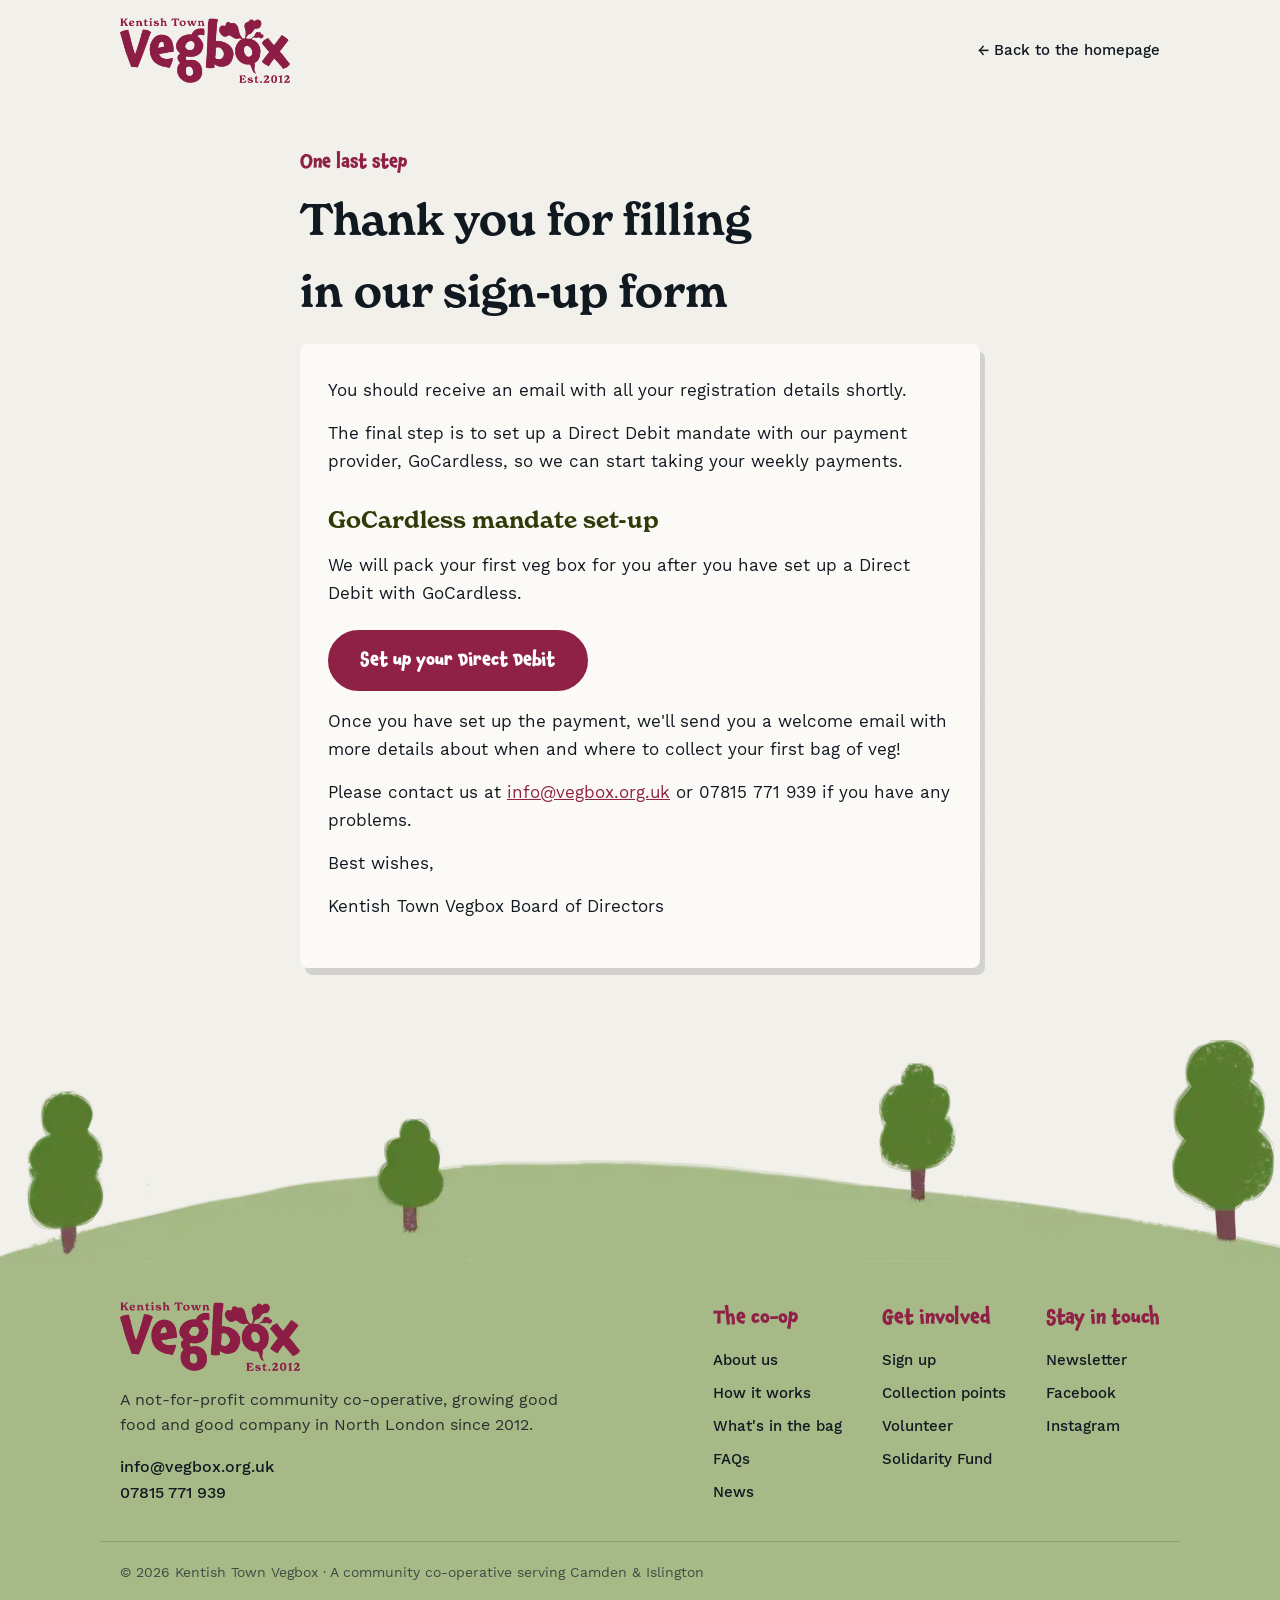
<file: thanks.html>
<!DOCTYPE html>
<html lang="en-GB">
<head>
<meta charset="UTF-8">
<meta name="viewport" content="width=device-width, initial-scale=1.0">
<title>Thank you – Kentish Town Vegbox</title>
<meta name="robots" content="noindex">
<link rel="apple-touch-icon" sizes="180x180" href="/favicons/apple-touch-icon.png">
<link rel="icon" type="image/png" sizes="32x32" href="/favicons/favicon-32x32.png">
<link rel="icon" type="image/png" sizes="16x16" href="/favicons/favicon-16x16.png">
<link rel="manifest" href="/site.webmanifest">
<link rel="stylesheet" href="styles.css">
<style>
main{padding:3rem 0 4.5rem}
.card{background:var(--card);border-radius:8px;padding:2rem 1.75rem;box-shadow:5px 7px 0 rgba(16,24,32,.14)}
.card p{margin-bottom:.95rem;max-width:42em}
.card h2{font-family:var(--display);font-weight:700;font-size:1.45rem;color:var(--green);margin:1.6rem 0 .75rem}
.btn{font-size:1.1rem;padding:.85rem 1.9rem;margin:.5rem 0 1rem}
</style>
</head>
<body>

<header>
  <div class="nav">
    <a href="index.html" aria-label="Kentish Town Vegbox – home"><img src="images/logo.webp" alt="Kentish Town Vegbox, est. 2012"></a>
    <a class="back" href="index.html">&larr; Back to the homepage</a>
  </div>
</header>

<main>
  <div class="wrap narrower">
    <p class="sub">One last step</p>
    <h1>Thank you for filling in our sign-up form</h1>
    <div class="card">
      <p>You should receive an email with all your registration details shortly.</p>
      <p>The final step is to set up a Direct Debit mandate with our payment provider, GoCardless, so we can start taking your weekly payments.</p>
      <h2>GoCardless mandate set-up</h2>
      <p>We will pack your first veg box for you after you have set up a Direct Debit with GoCardless.</p>
      <a class="btn" href="https://pay.gocardless.com/AL00005C9AHEN2">Set up your Direct Debit</a>
      <p>Once you have set up the payment, we'll send you a welcome email with more details about when and where to collect your first bag of veg!</p>
      <p>Please contact us at <a href="mailto:info@vegbox.org.uk">info@vegbox.org.uk</a> or 07815&nbsp;771&nbsp;939 if you have any problems.</p>
      <p>Best wishes,</p>
      <p>Kentish Town Vegbox Board of Directors</p>
    </div>
  </div>
</main>

<div class="trees" aria-hidden="true">
  <img src="images/trees.webp" alt="A background illustration of trees on a hill.">
</div>
<footer>
  <div class="wrap footer-grid">
    <div class="footer-brand">
      <img src="images/logo.webp" alt="Kentish Town Vegbox, est. 2012">
      <p>A not-for-profit community co-operative, growing good food and good company in North London since 2012.</p>
      <p class="footer-contact">
        <a href="mailto:info@vegbox.org.uk">info@vegbox.org.uk</a><br>
        <a href="tel:+447815771939">07815 771 939</a>
      </p>
    </div>
    <nav class="footer-col" aria-label="About the co-op">
      <h2>The co-op</h2>
      <ul>
        <li><a href="about.html">About us</a></li>
        <li><a href="how-it-works.html">How it works</a></li>
        <li><a href="whats-in-the-bag.html">What's in the bag</a></li>
        <li><a href="faq.html">FAQs</a></li>
        <li><a href="news.html">News</a></li>
      </ul>
    </nav>
    <nav class="footer-col" aria-label="Get involved">
      <h2>Get involved</h2>
      <ul>
        <li><a href="sign-up.html">Sign up</a></li>
        <li><a href="index.html#collect">Collection points</a></li>
        <li><a href="index.html#visit">Volunteer</a></li>
        <li><a href="solidarity-fund.html">Solidarity Fund</a></li>
      </ul>
    </nav>
    <nav class="footer-col" aria-label="Stay in touch">
      <h2>Stay in touch</h2>
      <ul>
        <li><a href="https://kentishtownvegbox.substack.com/" target="_blank" rel="noopener">Newsletter</a></li>
        <li><a href="https://www.facebook.com/KentishTownVegbox/" target="_blank" rel="noopener">Facebook</a></li>
        <li><a href="https://www.instagram.com/kentishtownvegbox/" target="_blank" rel="noopener">Instagram</a></li>
      </ul>
    </nav>
  </div>
  <div class="wrap footer-base">
    <p>&copy; 2026 Kentish Town Vegbox &middot; A community co-operative serving Camden &amp; Islington</p>
  </div>
</footer>

</body>
</html>
</file>
<file: styles.css>
/* ===================================================================
   Kentish Town Vegbox – shared stylesheet
   Foundation used by every page: brand fonts, palette, reset, base
   elements, header/nav, common headings, buttons and footer.
   Page-specific layout stays in each page's inline <style>.
   =================================================================== */

/* ---------- brand fonts ---------- */
@font-face{font-family:'New Spirit';src:url('fonts/new_spirit_bold.woff2') format('woff2');font-weight:700;font-display:swap}
@font-face{font-family:'Chaloops';src:url('fonts/chaloops_bold.woff2') format('woff2');font-weight:700;font-display:swap}
@font-face{font-family:'Six Hands';src:url('fonts/six_hands_marker.woff2') format('woff2');font-weight:400;font-display:swap}
@font-face{font-family:'Work Sans';src:url('fonts/WorkSans-Regular.woff2') format('woff2');font-weight:400;font-display:swap}
@font-face{font-family:'Work Sans';src:url('fonts/WorkSans-Medium.woff2') format('woff2');font-weight:500;font-display:swap}
@font-face{font-family:'Work Sans';src:url('fonts/WorkSans-Bold.woff2') format('woff2');font-weight:700;font-display:swap}

/* ---------- brand palette (Vegbox Brand Manual §2) ---------- */
:root{
  --ink:#101820;        /* Black 6C */
  --beet:#8F2147;       /* 7015C – primary */
  --green:#2F3B08;      /* 5747CP */
  --yellow:#E2D028;     /* 116C */
  --orange:#F7A031;     /* 178C */
  --sage:#A5C28D;
  --paper:#F2F0EB;
  --card:#FBFAF7;
  --display:'New Spirit',serif;
  --fun:'Chaloops',cursive;
  --hand:'Six Hands',cursive;
  --body:'Work Sans',sans-serif;
}

/* ---------- reset ---------- */
*{margin:0;padding:0;box-sizing:border-box}
@media (prefers-reduced-motion:reduce){
  html{scroll-behavior:auto}
  *,*::before,*::after{animation:none!important;transition:none!important}
}

/* ---------- base elements ---------- */
body{
  background:var(--paper);
  color:var(--ink);
  font-family:var(--body);
  font-size:1.0625rem;
  line-height:1.65;
  position:relative;
}
/* paper texture overlay (Brand Manual §4.3) */
body::after{
  content:"";position:fixed;inset:0;pointer-events:none;z-index:999;
  opacity:.35;mix-blend-mode:multiply;
  background-image:url("data:image/svg+xml,%3Csvg xmlns='http://www.w3.org/2000/svg' width='180' height='180'%3E%3Cfilter id='n'%3E%3CfeTurbulence type='fractalNoise' baseFrequency='0.8' numOctaves='2'/%3E%3CfeColorMatrix values='0 0 0 0 0.95 0 0 0 0 0.95 0 0 0 0 0.93 0 0 0 0.06 0'/%3E%3C/filter%3E%3Crect width='180' height='180' filter='url(%23n)'/%3E%3C/svg%3E");
}
a{color:var(--beet)}
a:focus-visible,button:focus-visible,input:focus-visible,select:focus-visible,textarea:focus-visible{outline:3px solid var(--beet);outline-offset:2px;border-radius:2px}
img{max-width:100%;height:auto;display:block}
.wrap{max-width:1080px;margin:0 auto;padding:0 1.25rem}
.wrap.narrow{max-width:820px}
.wrap.narrower{max-width:720px}

/* ---------- header / nav ---------- */
header{background:var(--paper)}
.nav{display:flex;align-items:center;justify-content:space-between;gap:1.25rem;flex-wrap:wrap;max-width:1080px;margin:0 auto;padding:1.1rem 1.25rem}
.nav img{width:170px}
nav ul{display:flex;gap:1.35rem;list-style:none;flex-wrap:wrap;align-items:center;justify-content:flex-end}
nav a{color:var(--ink);text-decoration:none;font-weight:500;font-size:.95rem}
nav a:hover{color:var(--beet);text-decoration:underline;text-underline-offset:4px}
.nav a.cta{background:var(--beet);color:#fff;font-family:var(--fun);font-size:1rem;padding:.5rem 1.2rem;border-radius:999px;border:2.5px solid var(--beet);text-decoration:none}
.nav a.cta:hover{background:transparent;color:var(--beet)}
.nav a.back{color:var(--ink);text-decoration:none;font-weight:500;font-size:.95rem}
.nav a.back:hover{color:var(--beet);text-decoration:underline;text-underline-offset:4px}
.nav-links{flex:1}
@media (max-width:900px){
  .nav a.cta{order:2}
  .nav-links{order:3;flex-basis:100%}
}

/* ---------- content pages ---------- */
main{padding:3rem 0 4.5rem}

/* ---------- common headings ---------- */
.sub{font-family:var(--fun);font-size:1.1rem;color:var(--beet);margin-bottom:.5rem}
h1{font-family:var(--display);font-weight:700;font-size:clamp(1.9rem,4.5vw,2.7rem);margin-bottom:1rem;text-wrap:balance;}
h2.sec{font-family:var(--display);font-weight:700;font-size:clamp(1.5rem,3.2vw,2rem);margin:3rem 0 1rem}

/* ---------- buttons ---------- */
.btn{display:inline-block;background:var(--beet);color:#fff;font-family:var(--fun);font-size:1.05rem;text-decoration:none;padding:.8rem 1.7rem;border-radius:999px;border:2.5px solid var(--beet)}
.btn:hover{background:transparent;color:var(--beet)}

/* ---------- footer (light-green, continues the trees hill) ---------- */
/* The trees graphic is transparent above the hill; its hill green (#7BAA53)
   flows seamlessly into the footer below. Dark ink text keeps it readable. */
.trees img{width:100%;max-width:none;display:block}
footer{background:#A6B987;color:var(--ink);padding:2.5rem 0 2.5rem;margin-top:0;font-size:.98rem}
.footer-grid{display:grid;grid-template-columns:1fr auto auto auto;gap:1.75rem 2.5rem;align-items:start;}
.footer-brand img{width:180px}
.footer-brand p{max-width:28em;margin-top:1em;text-wrap:balance;color:rgba(16,24,32,.85)}
.footer-contact a{font-weight:500;}
.footer-col h2{font-family:var(--fun);font-weight:400;font-size:1.2rem;color:var(--beet);margin-bottom:.6rem}
.footer-col ul{display:block;list-style:none}
.footer-col li{padding:.22rem 0}
footer a{color:var(--ink);text-decoration:none}
footer a:hover{color:var(--beet);text-decoration:underline;text-underline-offset:3px}
.footer-base{margin-top:2rem;padding-top:1.2rem;border-top:1.5px solid rgba(16,24,32,.18);font-size:.9rem}
.footer-base p{color:rgba(16,24,32,.68)}
@media (max-width:760px){
  .footer-grid{grid-template-columns:1fr 1fr}
  .footer-brand{grid-column:1/-1}
}
@media (max-width:460px){
  .footer-grid{grid-template-columns:1fr}
}
</file>
